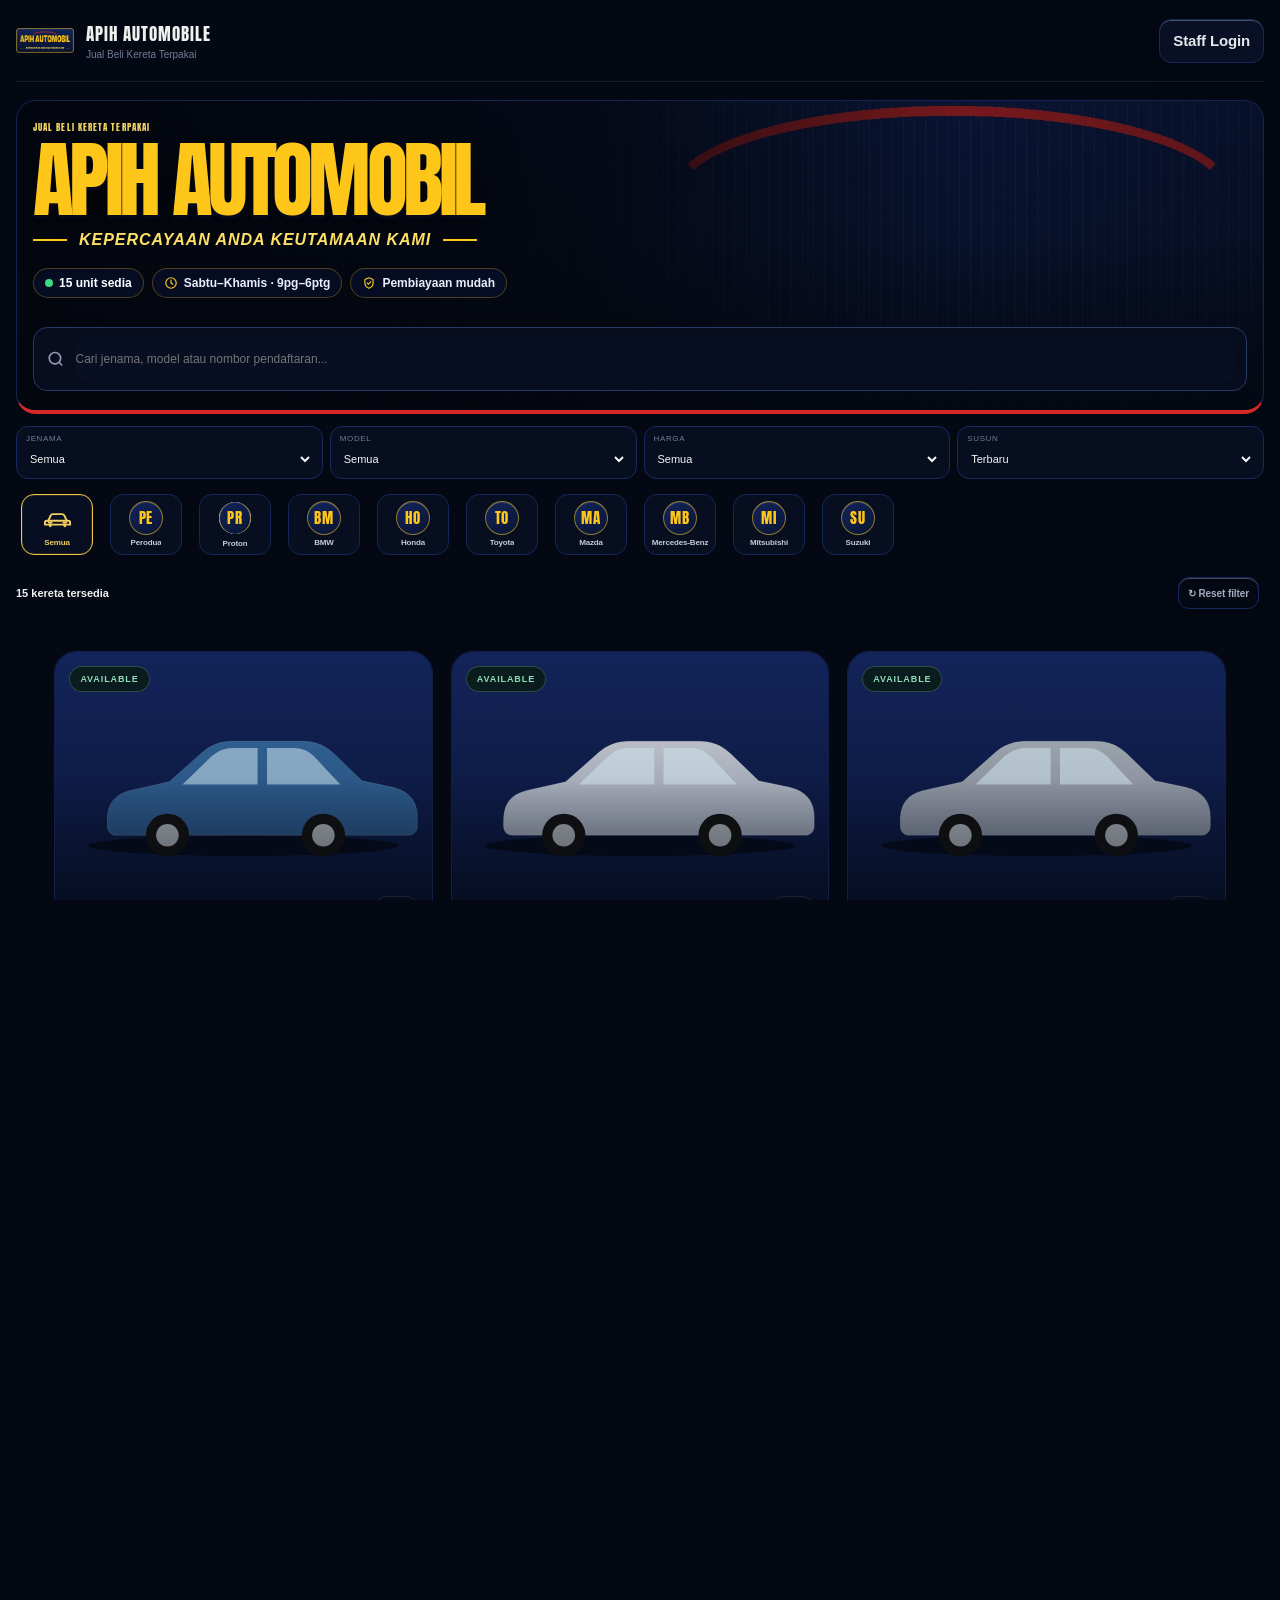
<file: index.html>
<!doctype html>
<html lang="ms"><head><meta charset="utf-8"><meta name="viewport" content="width=device-width, initial-scale=1, viewport-fit=cover"><meta name="theme-color" content="#091025"><title>Apih Automobile</title><style>html,body{margin:0;background:#091025;min-height:100%;}</style><script>location.replace('app.html'+(location.search||'?catalogue=1')+location.hash);</script></head><body></body></html>
</file>
<file: css/app.css>
:root{font-family:Inter,-apple-system,BlinkMacSystemFont,'Segoe UI',sans-serif;color:#f6f4f0;background:#060b19;--bg:#060b19;--panel:#0a132c;--line:#172a60;--muted:#939cb1;--gold:#f1cc52;--gold2:#ffe48c;--green:#5fd3a2}*{box-sizing:border-box}html{scroll-behavior:smooth}body{margin:0;background:radial-gradient(ellipse at 78% -20%,#12224e 0%,transparent 48%),#060b19}button,input,select,textarea{font:inherit}button{cursor:pointer}button:disabled{opacity:.4;cursor:not-allowed}.app{min-height:100dvh;max-width:1600px;margin:auto}.top{height:84px;display:flex;align-items:center;justify-content:space-between;padding:12px 30px;border-bottom:1px solid #142657;background:#080f22ed;position:sticky;top:0;z-index:8;backdrop-filter:blur(18px)}.brand{display:flex;align-items:center;gap:15px}.brand img{width:142px;height:57px;object-fit:contain}.brand small{display:block;color:#9099ae;font-size:11px}.pill{border:1px solid #ecb913;background:#111f47;color:#ffe693;border-radius:30px;padding:9px 14px;font-size:11px;letter-spacing:.7px}.layout{display:grid;grid-template-columns:240px minmax(0,1fr)}.side{min-height:calc(100dvh - 84px);padding:25px 13px;border-right:1px solid #15285c;background:linear-gradient(170deg,#0a122a,#060a18)}.nav{display:flex;flex-direction:column;gap:7px}.nav button,.bottom button{border:0;background:transparent;color:#b1b8c7;text-align:left;border-radius:13px;padding:14px;display:flex;align-items:center;gap:12px;transition:.2s}.nav button:hover,.bottom button:hover{background:#112049}.nav button.active,.bottom button.active{background:linear-gradient(110deg,#ecb913,#11214a);color:#ffe696;box-shadow:inset 3px 0 #f3d36b}.nav button span{font-size:22px;width:26px;text-align:center}main{padding:29px 30px 130px;max-width:1320px;width:100%;margin:auto}.eyebrow{color:#f1cc52;font-size:11px;letter-spacing:2px;text-transform:uppercase;font-weight:750}h1{font-size:29px;margin:5px 0 4px;letter-spacing:-.8px}h2{font-size:18px;margin:0 0 15px;letter-spacing:-.4px}p{color:#a1a9bb;line-height:1.5}.row{display:flex;align-items:center;justify-content:space-between;gap:12px;flex-wrap:wrap}.grid{display:grid;grid-template-columns:repeat(4,minmax(0,1fr));gap:13px}.card{background:linear-gradient(145deg,#0d1939,#091126);border:1px solid #172c64;border-radius:19px;padding:19px;box-shadow:0 12px 32px #0002}.metric{font-size:28px;font-weight:800;color:#ffe590;margin-top:10px;letter-spacing:-.8px}.muted{color:#9ca4b7;font-size:12px}.section{margin-top:25px}.btn{background:linear-gradient(125deg,#ffe89c,#eec231);color:#0a1229;border:1px solid #f2cf5c;border-radius:12px;padding:13px 17px;font-weight:800;box-shadow:0 6px 20px #efc53919;min-height:45px}.ghost{background:#101e45;color:#f1f0ec;border:1px solid #33477d;border-radius:12px;padding:11px 14px;min-height:43px}.danger{color:#ff9d9d}.filters{display:flex;gap:8px;overflow:auto;padding:15px 0;scrollbar-width:none}.chip{white-space:nowrap;border:1px solid #283863;border-radius:30px;background:#0d1938;color:#ccd0da;padding:10px 15px;font-size:12px}.chip.active{background:linear-gradient(120deg,#ffe9a2,#efc437);color:#0a132b;border-color:transparent;font-weight:750}.list{display:grid;gap:10px}.item{display:flex;align-items:center;gap:14px;background:linear-gradient(130deg,#0d1938,#091126);border:1px solid #25335b;border-radius:16px;padding:11px;min-width:0}.item .body{flex:1;min-width:0}.item strong{display:block;font-size:14px}.item small{display:block;color:#9aa2b6;font-size:11px;margin-top:4px}.tag{display:inline-block;border-radius:8px;background:#235b45;color:#a4f5cf;padding:5px 8px;font-size:10px;font-weight:750}.tag.Reserved{background:#ecb913;color:#ffe89e}.tag.Preparation{background:#2a4666;color:#b7d8ff}.tag.Sold{background:#34487f;color:#ffbaba}.photo{width:112px;height:88px;object-fit:cover;border-radius:12px;background:linear-gradient(130deg,#142555,#091228);display:grid;place-items:center;color:#f1cc54;font-size:32px;flex-shrink:0;overflow:hidden}.photo img{width:100%;height:100%;object-fit:cover}.form{display:grid;grid-template-columns:repeat(2,minmax(0,1fr));gap:15px}.field{display:flex;flex-direction:column;gap:8px;color:#dcdfe6;font-size:12px}.field input,.field select,.field textarea,.search{width:100%;min-width:0;background:#0e1b3d;border:1px solid #2f4173;color:#fff;border-radius:11px;padding:13px;outline:none;min-height:46px}.field input:focus,.field select:focus,.field textarea:focus,.search:focus{border-color:#f1ce58;box-shadow:0 0 0 3px #eec33418}.field.wide{grid-column:1/-1}.actions{display:flex;gap:9px;flex-wrap:wrap;margin-top:16px}.empty{padding:32px;text-align:center;border:1px dashed #3c5392;border-radius:16px;color:#a9b0c0}.bottom{display:none}.notice{padding:12px 15px;border:1px solid #ecb913;border-radius:12px;background:#101d42;color:#f7e198;font-size:12px;margin:15px 0}.check{display:flex;gap:10px;align-items:center;padding:13px;border-bottom:1px solid #172c64}.check input{accent-color:#f1cc53;width:20px;height:20px}.bar{height:8px;background:#182d66;border-radius:9px;overflow:hidden}.bar>div{height:100%;background:linear-gradient(90deg,#ecbb18,#ffe591);border-radius:9px}.toast{position:fixed;bottom:96px;left:50%;transform:translateX(-50%);background:#f4d675;color:#0a122a;padding:12px 17px;border-radius:12px;z-index:20;display:none;max-width:90vw}.hide{display:none!important}.hero{min-height:240px;position:relative;border:1px solid #2d3e6e;border-radius:20px;overflow:hidden;background:linear-gradient(90deg,#060a18ee,#060a1866),radial-gradient(ellipse at 80% 35%,#283762,#060a18 70%);margin-bottom:18px;display:flex;align-items:flex-end;padding:25px;box-shadow:0 18px 42px #0005}.hero:before{content:'';position:absolute;inset:0;background:linear-gradient(0deg,#050915e8,transparent 75%)}.hero>div{position:relative;z-index:1}.hero h1{font-size:35px;text-shadow:0 3px 15px #000000}.hero .slogan{color:#f4d778;font-style:italic;letter-spacing:.6px;font-size:14px}.statcard{position:relative;overflow:hidden;min-height:124px}.statcard:after{content:'✦';position:absolute;right:15px;top:8px;font-size:33px;color:#f0c84422}.statcard:nth-child(2){background:linear-gradient(135deg,#17362c,#091127)}.statcard:nth-child(3){background:linear-gradient(135deg,#112049,#0a132b)}.statcard:nth-child(4){background:linear-gradient(135deg,#132452,#0a132b)}.stat-icon{font-size:22px;color:#f5d879;display:inline-flex;align-items:center;justify-content:center;width:40px;height:40px;background:#eec12c20;border-radius:13px;margin-bottom:8px}.sectionhead{display:flex;justify-content:space-between;align-items:center;gap:12px;margin-bottom:12px}.sectionhead h2{margin:0;display:flex;align-items:center;gap:9px}.cargrid{display:grid;grid-template-columns:repeat(auto-fill,minmax(220px,1fr));gap:12px}.carcard{background:linear-gradient(140deg,#0f1c40,#091228);border:1px solid #26355d;border-radius:17px;overflow:hidden;cursor:pointer}.carcard:hover{border-color:#edbe24}.carcard .carimage{height:145px;position:relative;background:linear-gradient(130deg,#142657,#0a122a);display:grid;place-items:center;font-size:43px}.carcard .carimage img{width:100%;height:100%;object-fit:cover}.carcard .carimage .tag{position:absolute;top:10px;left:10px}.carcard .cardbody{padding:13px}.carcard strong{font-size:14px}.carcard small{color:#a6aebf;display:block;margin:5px 0}.carcard .price{font-weight:800;color:#ffe48c;font-size:19px}.carcard .meta{display:flex;justify-content:space-between;font-size:11px;color:#b0b7c6;margin-top:9px}.wizard{display:flex;align-items:center;justify-content:space-between;gap:7px;margin:18px 0 24px}.wizard .step{display:flex;flex-direction:column;align-items:center;gap:7px;flex:1;color:#a5adbe;font-size:11px;text-align:center}.wizard .step b{height:30px;width:30px;border-radius:50%;background:#162a5f;display:grid;place-items:center;color:#fff}.wizard .step.on b{background:linear-gradient(120deg,#ffe694,#eec12d);color:#091025}.wizard .step.on{color:#ffe694}.uploadbox{border:1px dashed #8e7851;border-radius:17px;padding:28px 12px;text-align:center;background:#0d1938;cursor:pointer;display:grid;gap:8px;place-items:center}.uploadbox strong{color:#f4d87c}.uploadbox input{display:none}.uploadgrid{display:grid;grid-template-columns:repeat(2,minmax(0,1fr));gap:10px;margin:15px 0}.uploadtile{position:relative;aspect-ratio:1.35;border:1px solid #2c3c6b;border-radius:12px;overflow:hidden;background:#0e1b3d}.uploadtile img{height:100%;width:100%;object-fit:cover}.uploadtile button{position:absolute;right:5px;top:5px;background:#080e21e8;border:1px solid #ffffff55;border-radius:50%;color:#fff;width:28px;height:28px}.uploadtile .cover{position:absolute;bottom:0;left:0;right:0;background:#0a122ac9;color:#ffe591;padding:6px;font-size:10px;cursor:pointer}.vhero{width:100%;aspect-ratio:1.65;object-fit:cover;background:linear-gradient(125deg,#16295d,#0a132c);border-radius:17px;border:1px solid #2c3e6d}.vphotos{display:flex;gap:7px;overflow-x:auto;padding:8px 0}.vphotos img{width:70px;height:55px;border-radius:8px;object-fit:cover;cursor:pointer}.mobile-head{display:none}.chartbars{height:155px;display:flex;align-items:flex-end;gap:10px;border-bottom:1px solid #2c3e6d;padding:10px 0}.chartbars>div{flex:1;background:linear-gradient(0deg,#ecb913,#ffe9a0);border-radius:5px 5px 0 0;min-height:4px}.chartlabels{display:flex;justify-content:space-around;color:#a0a8ba;font-size:10px;padding-top:9px}.safe-note{font-size:11px;color:#919aaf}.tabrow{display:flex;gap:7px;overflow:auto;border-bottom:1px solid #283761;margin:15px 0}.tabrow button{border:0;border-bottom:2px solid transparent;background:none;color:#b5bbc9;padding:12px;white-space:nowrap}.tabrow button.active{color:#ffe590;border-color:#ffe590}.floatadd{position:fixed;right:28px;bottom:30px;z-index:6;width:56px;height:56px;border-radius:50%;font-size:30px;box-shadow:0 9px 22px #0009}.userrole{font-size:12px;color:#f2ce59;padding:13px 10px;border-top:1px solid #172c64;margin-top:25px}
@media(max-width:760px){.layout{display:block}.side{display:none}.top{height:66px;padding:6px 16px}.brand img{width:118px;height:51px}.brand small{display:none}.pill{font-size:9px;padding:6px 8px}main{padding:17px 13px 115px}.grid{grid-template-columns:repeat(2,minmax(0,1fr));gap:9px}.card{padding:13px;border-radius:15px}.statcard{min-height:119px}.statcard .metric{font-size:19px!important}.statcard .muted{font-size:10px}h1{font-size:23px}.form{grid-template-columns:1fr}.bottom{display:flex;position:fixed;bottom:0;left:0;right:0;background:#080f22f5;border-top:1px solid #2a3a67;justify-content:space-around;padding:6px 3px max(7px,env(safe-area-inset-bottom));z-index:9;backdrop-filter:blur(20px)}.bottom button{font-size:9px;display:flex;flex-direction:column;gap:4px;align-items:center;padding:8px 3px;min-width:0;flex:1;justify-content:center}.bottom button span{font-size:20px;width:auto}.bottom button.active{box-shadow:none;background:linear-gradient(120deg,#ecb913,#111f48)}.item{gap:10px}.photo{width:93px;height:86px}.item .ghost{padding:9px;font-size:11px}.hero{min-height:225px;padding:18px;margin:-17px -13px 18px;border-radius:0 0 20px 20px}.hero h1{font-size:27px}.cargrid{grid-template-columns:1fr}.carcard{display:flex;min-height:114px}.carcard .carimage{height:auto;width:38%;flex-shrink:0}.carcard .cardbody{flex:1;min-width:0}.floatadd{bottom:88px;right:20px}.vhero{aspect-ratio:1.32}.mobile-head{display:block}.wizard .step{font-size:10px}.row>.btn{font-size:12px}.uploadgrid{grid-template-columns:repeat(2,minmax(0,1fr))}}
@media(min-width:761px) and (max-width:1020px){.layout{grid-template-columns:180px minmax(0,1fr)}.grid{grid-template-columns:repeat(2,minmax(0,1fr))}main{padding:22px}}

/* Apih Automobile V3.1 premium dashboard */
.ada-icon{width:22px;height:22px;display:block;flex:none}.hero{min-height:310px;align-items:center;padding:35px 38px;background-image:linear-gradient(90deg,#050a17fb 0%,#060a18e9 30%,#050a1783 55%,#050a170a 100%),url("../apih-board.webp");background-size:cover;background-position:center center;border-color:#ecb913;box-shadow:inset 0 0 70px #0004,0 22px 55px #0007}.hero:before{background:linear-gradient(0deg,#0509154d,transparent 65%);pointer-events:none}.hero>div{max-width:68%}.hero h1{font-size:clamp(32px,3.4vw,55px);line-height:1.1;letter-spacing:-1.5px;margin:14px 0}.hero h1 .hero-name{color:#f4d56f}.hero .slogan{font-size:clamp(13px,1.4vw,20px)}.hero .hero-quote{color:#f3d570;font-family:Georgia,serif;font-style:italic;margin-top:14px;max-width:350px}.hero .eyebrow{letter-spacing:3px}.statcard{min-height:168px;padding:23px!important;transition:transform .2s,border-color .2s;cursor:pointer}.statcard:hover{transform:translateY(-3px);border-color:#ecb913}.statcard:after{content:''}.statcard .stat-icon{width:49px;height:49px;border-radius:15px;color:#ffe079;background:#efc33520}.statcard .stat-icon .ada-icon{width:27px;height:27px}.statcard .metric{font-weight:800;letter-spacing:-1px}.statcard:nth-child(1){background:linear-gradient(125deg,#11214a,#0a132b)}.statcard:nth-child(2){background:linear-gradient(125deg,#10392f,#091127)}.statcard:nth-child(3){background:linear-gradient(125deg,#12224d,#0a132b)}.statcard:nth-child(4){background:linear-gradient(125deg,#15285b,#0a132b)}.nav .ada-icon,.bottom .ada-icon{width:20px;height:20px}.nav button span:has(.ada-icon){display:flex;align-items:center;justify-content:center}.bottom button span:has(.ada-icon){display:flex;justify-content:center}.statcard .muted{font-size:13px}@media(max-width:760px){.hero{min-height:275px;padding:22px 17px;background-position:58% center;background-image:linear-gradient(90deg,#040812f2 0%,#040812ce 43%,#04081228 100%),url("../apih-board.webp")}.hero>div{max-width:80%}.hero h1{font-size:29px}.hero .hero-quote{font-size:11px;max-width:205px}.hero .eyebrow{font-size:8px;letter-spacing:1.5px}.hero .slogan{font-size:12px}.statcard{min-height:140px;padding:13px!important}.statcard .stat-icon{width:37px;height:37px}.statcard .stat-icon .ada-icon{width:21px;height:21px}.statcard .muted{font-size:10px}}

/* V3.5: fixed inventory image boundaries and readable information */
.cargrid{grid-template-columns:repeat(auto-fill,minmax(min(100%,245px),1fr));align-items:stretch}
.carcard{display:flex;flex-direction:column;min-width:0;isolation:isolate;overflow:hidden}
.carcard .carimage{position:relative;display:block;flex:none;width:100%;height:auto;aspect-ratio:16/10;min-height:0;max-height:none;overflow:hidden;background:#091126}
.carcard .carimage img{display:block;position:absolute;inset:0;width:100%;height:100%;max-width:100%;max-height:100%;object-fit:contain;object-position:center;filter:none;transform:none}
.carcard .carimage .tag{z-index:2;top:10px;left:10px}
.carcard .cardbody{display:flex;flex-direction:column;position:relative;z-index:1;flex:1;min-width:0;min-height:132px;padding:14px;background:linear-gradient(140deg,#0f1c40,#091228);overflow-wrap:anywhere}
.carcard .cardbody strong{display:block;line-height:1.4;min-height:2.8em}
.carcard .cardbody .price{margin-top:auto;padding-top:8px}
.carcard .cardbody .meta{gap:8px;flex-wrap:wrap}
@media(max-width:700px){.cargrid{grid-template-columns:1fr}.carcard{display:grid;grid-template-columns:minmax(0,39%) minmax(0,1fr);min-height:145px}.carcard .carimage{width:100%;height:100%;min-height:145px;aspect-ratio:auto}.carcard .cardbody{min-height:145px;padding:12px}.carcard .cardbody strong{font-size:13px}.carcard .cardbody .price{font-size:17px}}
@media(max-width:360px){.carcard{grid-template-columns:minmax(0,36%) minmax(0,1fr)}.carcard .cardbody{padding:10px}.carcard .cardbody .meta{font-size:10px}}

/* RC2 Catalogue Contact + Share */
.ada-public-contact{display:flex;flex-direction:column;justify-content:center}.ada-public-contact h3{font-size:22px;margin:8px 0 6px}.ada-wa-contact,.ada-wa-cta{display:block;background:#25D366!important;color:#07150d!important;border:0!important;text-decoration:none;text-align:center;border-radius:12px;padding:13px 15px;font-weight:850;margin-top:14px}.ada-share-sheet{position:fixed;inset:0;z-index:1000000;display:grid;place-items:end center}.ada-share-backdrop{position:absolute;inset:0;background:#000a;backdrop-filter:blur(5px)}.ada-share-card{position:relative;width:min(460px,calc(100% - 20px));background:#091025;border:1px solid #172b61;border-radius:22px 22px 0 0;padding:16px 18px 22px;box-shadow:0 -20px 60px #0008}.ada-share-handle{width:44px;height:4px;border-radius:9px;background:#314479;margin:0 auto 16px}.ada-share-card h3{margin:0 0 5px}.ada-share-card p{color:#808aa3;margin:0 0 15px;font-size:12px}.ada-share-card button,.ada-share-card a{display:block;width:100%;box-sizing:border-box;margin:8px 0!important;padding:13px 14px!important;border-radius:12px!important;text-align:center;text-decoration:none;font-weight:800}.ada-share-card a{background:#25D366;color:#07150d}.ada-settings-form{display:grid;gap:15px;max-width:720px}.ada-settings-form label{display:grid;gap:7px;font-size:12px;font-weight:750}.ada-settings-form input,.ada-settings-form textarea{width:100%;box-sizing:border-box}
.ada-settings-form input,.ada-settings-form textarea{color:#f7f8f8!important;background:#060b18!important;caret-color:#f0c947!important;border-color:#293964!important}
.ada-settings-form input::placeholder,.ada-settings-form textarea::placeholder{color:#717d99!important;opacity:1}
.ada-settings-form input:focus,.ada-settings-form textarea:focus{color:#fff!important;background:#060b18!important;border-color:#f0c947!important;outline:none!important;box-shadow:0 0 0 2px rgba(240,201,71,.12)!important}.ada-settings-form small{color:#717d99;font-weight:500}.ada-message-preview{border:1px solid #172a60;background:#070e1f;border-radius:14px;padding:14px}.ada-message-preview span{font-size:9px;text-transform:uppercase;letter-spacing:.12em;color:#f0c947}.ada-message-preview p{margin:7px 0 0;color:#c2c7d3;font-size:12px;line-height:1.5}

/* RC2 Button System + Share Action Sheet V2 */
:root{--ada-btn-gold:#efc63f;--ada-btn-gold2:#f5d97e;--ada-btn-ink:#050a17;--ada-btn-line:#16295e}
button,.btn,.ada-public-cta a,.ada-vp-actions button,.cloud-toolbar button{min-height:42px;border-radius:12px;font-weight:750;letter-spacing:-.01em;transition:transform .16s ease,box-shadow .16s ease,border-color .16s ease,background .16s ease;cursor:pointer}
button:not(.secondary):not(.ada-share-x):not(.ada-icon-action),.btn{background:linear-gradient(180deg,var(--ada-btn-gold2),var(--ada-btn-gold));color:var(--ada-btn-ink);border:1px solid #f6df92;box-shadow:0 1px 0 #fff4 inset,0 7px 18px #0002}
button.secondary{background:#0a132b;color:#eef0ed;border:1px solid #25335a;box-shadow:0 1px 0 #ffffff08 inset}
button:hover,.btn:hover,.ada-public-cta a:hover{transform:translateY(-1px)}
button:active,.btn:active,.ada-public-cta a:active{transform:translateY(0) scale(.985)}
button:focus-visible,a:focus-visible{outline:2px solid #f5d97e;outline-offset:3px}
button:disabled{opacity:.48;cursor:not-allowed;transform:none}
.ada-wa-cta,.ada-wa-contact{min-height:48px;display:flex!important;align-items:center;justify-content:center;box-shadow:0 10px 26px #25d36620!important}
.ada-public-cta{display:grid;gap:10px}.ada-public-cta>button,.ada-public-cta>a{width:100%;box-sizing:border-box}
.ada-share-sheet{animation:adaFade .18s ease}.ada-share-card{padding:10px 18px 22px;border-color:#25335a;background:linear-gradient(180deg,#0b142e,#080e21);box-shadow:0 -28px 80px #000b}
.ada-share-title-row{display:flex;align-items:flex-start;gap:14px}.ada-share-title-row>div:first-child{flex:1}.ada-share-kicker{display:block;color:#f0c947;font-size:9px;font-weight:850;letter-spacing:.16em;margin-bottom:5px}.ada-share-title-row h3{font-size:21px;letter-spacing:-.025em}.ada-share-x{width:38px;height:38px;min-height:38px;padding:0!important;border-radius:50%!important;background:#0f1c40!important;border:1px solid #25335a!important;color:#e7e9ee!important;font-size:23px;font-weight:400!important;box-shadow:none!important}.ada-share-options{display:grid;gap:9px;margin-top:16px}.ada-share-option{min-height:68px!important;display:grid!important;grid-template-columns:44px 1fr auto;align-items:center;gap:12px;width:100%;padding:10px 12px!important;margin:0!important;border-radius:15px!important;background:#0d1836!important;border:1px solid #182c65!important;color:#eef1ee!important;text-align:left!important;text-decoration:none!important;box-shadow:0 1px 0 #ffffff08 inset!important}.ada-share-option:hover{background:#101e44!important;border-color:#34487e!important;transform:translateY(-1px)}.ada-share-option span:nth-child(2){display:grid;gap:3px}.ada-share-option strong{font-size:13px}.ada-share-option small{font-size:10px;color:#838ea6;font-weight:550}.ada-share-option>b{font-size:18px;color:#7d87a0}.ada-share-icon{width:42px;height:42px;border-radius:12px;background:#12214b;display:grid!important;place-items:center}.ada-share-icon svg{width:20px;height:20px;stroke-width:1.8}.ada-share-wa{background:#0c1632!important;border-color:#245d38!important}.ada-share-wa .ada-share-icon{background:#1d6c3a;color:#fff}.ada-share-wa:hover{background:#0f1d41!important;border-color:#2b7d49!important}@keyframes adaFade{from{opacity:0}to{opacity:1}}
@media(min-width:700px){.ada-share-sheet{place-items:center}.ada-share-card{border-radius:20px;width:min(470px,calc(100% - 32px));padding:14px 18px 20px}.ada-share-handle{display:none}}
@media(max-width:699px){button,.btn{min-height:44px}.ada-public-cta .ada-wa-cta{min-height:52px}.ada-share-card{padding-bottom:max(22px,env(safe-area-inset-bottom))}}


/* ---- preserved inline style boundary ---- */


.inspection-panel,.inspection-section{margin-bottom:14px}.inspection-head,.inspection-section summary{display:flex;justify-content:space-between;align-items:center;gap:12px}.inspection-section summary{cursor:pointer;padding:8px 0}.inspection-section summary span{color:#f2d163}.inspection-meta{display:grid;grid-template-columns:repeat(2,minmax(0,1fr));gap:12px;margin:12px 0}.inspection-meta label,.inspection-remark{display:block;font-size:13px;color:#d0d4dd}.inspection-meta input,.inspection-remark textarea,.inspection-panel textarea{display:block;width:100%;box-sizing:border-box;margin-top:7px;padding:12px;background:#0d1938;color:#f8e6aa;border:1px solid #314479;border-radius:10px;min-height:44px}.inspection-panel textarea{min-height:90px}.inspection-item{padding:14px 0;border-top:1px solid #283863}.inspection-item-title{font-weight:650;margin-bottom:10px}.inspection-choices{display:grid;grid-template-columns:repeat(4,minmax(0,1fr));gap:7px}.inspection-choice{border:1px solid #34487e;border-radius:9px;padding:10px 5px;text-align:center;font-size:12px;cursor:pointer;display:flex;align-items:center;justify-content:center;gap:4px}.inspection-choice.chosen{background:#ecb913;border-color:#f2d163;color:#ffe695}.inspection-choice input{accent-color:#f2d163}.inspection-remark{margin-top:12px}.inspection-panel h3{margin-top:20px}@media(max-width:600px){.inspection-meta{grid-template-columns:1fr}.inspection-choices{grid-template-columns:repeat(2,minmax(0,1fr))}}


/* ---- preserved inline style boundary ---- */

#ada-cloud-gate{position:fixed;inset:0;z-index:2147483647;background:#070d1e;color:#f8e6aa;overflow:auto;font:15px system-ui,sans-serif}#ada-cloud-gate [hidden]{display:none!important}#ada-cloud-gate *{box-sizing:border-box}#ada-cloud-gate .wrap{max-width:1250px;margin:auto;padding:22px 22px 110px}#ada-cloud-gate .panel{background:linear-gradient(145deg,#0e1a3c,#0a132c);border:1px solid #283762;border-radius:20px;padding:22px;margin:14px 0;box-shadow:0 12px 35px #0003}#ada-cloud-gate input,#ada-cloud-gate button{font:inherit;border-radius:11px;padding:12px;max-width:100%}#ada-cloud-gate input{width:100%;background:#112049;color:white;border:1px solid #3a518f;margin:8px 0}#ada-cloud-gate button{background:linear-gradient(135deg,#ffe9a0,#efc438);color:#091126;border:0;font-weight:700;cursor:pointer;margin:5px}#ada-cloud-gate button.secondary{background:#172a60;color:white}#ada-cloud-gate h1,#ada-cloud-gate .gold{color:#f4d674}#ada-cloud-gate .muted{color:#a8afc0}#ada-cloud-gate .item{padding:14px;border-bottom:1px solid #172a60}#ada-cloud-gate .tag{font-size:12px;color:#f1cc52}#ada-cloud-gate .cloud-layout{display:grid;grid-template-columns:210px minmax(0,1fr);gap:22px}#ada-cloud-gate .cloud-side{border-right:1px solid #182d66;padding-right:12px}#ada-cloud-gate .cloud-side button{display:block;width:100%;text-align:left;background:transparent;color:#d8dbe2;margin:4px 0}#ada-cloud-gate .cloud-side button.active{background:#ecb913;color:#ffe9a0}#ada-cloud-gate .cloud-hero{background:linear-gradient(105deg,#0b1531 15%,#0f1c40 100%);border:1px solid #ecb913;border-radius:22px;padding:28px;min-height:155px}#ada-cloud-gate .cloud-stats{display:grid;grid-template-columns:repeat(4,minmax(0,1fr));gap:12px}#ada-cloud-gate .cloud-stat{border-radius:17px;padding:18px;background:#0f1c40;border:1px solid #2c3c6b}#ada-cloud-gate .cloud-stat strong{display:block;color:#ffe9a0;font-size:25px;margin-top:9px}#ada-cloud-gate .cloud-cards{display:grid;grid-template-columns:repeat(auto-fill,minmax(215px,1fr));gap:14px}#ada-cloud-gate .cloud-car{background:#0d1837;border:1px solid #2b3c6a;border-radius:17px;overflow:hidden}#ada-cloud-gate .cloud-car .photo{height:140px;background:linear-gradient(140deg,#182c65,#0b152f);display:grid;place-items:center;color:#ad9a75}#ada-cloud-gate .cloud-car .info{padding:15px}#ada-cloud-gate .cloud-pill{display:inline-block;border-radius:100px;background:#25335a;color:#b8f4d2;padding:4px 10px;font-size:12px}#ada-cloud-gate .cloud-bottom{display:none}#ada-cloud-gate .cloud-toolbar{display:flex;gap:8px;flex-wrap:wrap;align-items:center}#ada-cloud-gate .cloud-toolbar input{max-width:330px}#ada-cloud-gate .cloud-notice{padding:12px 15px;border:1px solid #ecb913;border-radius:12px;background:#101d42;color:#f8e5a6;margin:14px 0}#ada-cloud-gate .cloud-table{width:100%;border-collapse:collapse}#ada-cloud-gate .cloud-table td,#ada-cloud-gate .cloud-table th{text-align:left;padding:12px;border-bottom:1px solid #293863}#ada-cloud-gate .cloud-table-wrap{overflow-x:auto}@media(max-width:700px){#ada-cloud-gate .wrap{padding:14px 13px 95px}#ada-cloud-gate .cloud-layout{display:block}#ada-cloud-gate .cloud-side{display:none}#ada-cloud-gate .cloud-bottom{position:fixed;bottom:0;left:0;right:0;display:flex;background:#0c1734;border-top:1px solid #2b3b68;padding:7px 4px max(8px,env(safe-area-inset-bottom));justify-content:space-around;z-index:3}#ada-cloud-gate .cloud-bottom button{background:transparent;color:#f6df94;font-size:11px;padding:10px 5px}#ada-cloud-gate .cloud-stats{grid-template-columns:repeat(2,minmax(0,1fr))}#ada-cloud-gate .cloud-stat{padding:13px}#ada-cloud-gate .cloud-stat strong{font-size:21px}#ada-cloud-gate .cloud-hero{padding:21px;min-height:135px}#ada-cloud-gate .cloud-cards{grid-template-columns:repeat(2,minmax(0,1fr));gap:9px}#ada-cloud-gate .cloud-car .photo{height:105px}#ada-cloud-gate .cloud-car .info{padding:10px}#ada-cloud-gate .cloud-car .info h3{font-size:14px}}

/* ---- preserved inline style boundary ---- */

.ada-form-overlay{position:fixed;inset:0;background:#000c;z-index:2147483647;display:flex;align-items:flex-start;justify-content:center;overflow:auto;padding:20px 12px}.ada-form{background:#0d1736;color:#f8e6aa;border:1px solid #ecb913;border-radius:22px;padding:22px;width:min(100%,520px);display:grid;gap:12px;box-shadow:0 22px 70px #0009}.ada-form-head{display:flex;align-items:center;justify-content:space-between}.ada-form-head button{font-size:24px}.ada-form label{display:grid;gap:5px;color:#f8e6aa;font-size:14px}.ada-form input,.ada-form select,.ada-form textarea{box-sizing:border-box;width:100%;background:#080e21;color:#fff;border:1px solid #3f589b;border-radius:10px;padding:12px;font:inherit}.ada-form button{background:#efc63d;color:#091126;border:0;border-radius:10px;padding:12px;font-weight:700;cursor:pointer}.ada-form button:disabled{opacity:.5}.ada-form-error{color:#f5db85;overflow-wrap:anywhere}

/* ---- preserved inline style boundary ---- */


/* RC2 SAFE UI: presentation only. Cloud auth/data JS intentionally unchanged. */
#ada-cloud-gate{--ada-gold:#f1cc51;--ada-gold2:#f8df8c;--ada-bg:#040812;--ada-card:#091126;--ada-card2:#0c1632;--ada-line:#15275a;--ada-muted:#848ea6;background:radial-gradient(circle at 78% -12%,#11214a28 0,transparent 31%),radial-gradient(circle at 12% 25%,#101f4620 0,transparent 27%),var(--ada-bg)!important;font-family:Inter,-apple-system,BlinkMacSystemFont,"Segoe UI",sans-serif!important}
#ada-cloud-gate .wrap{max-width:none!important;padding:0!important;min-height:100dvh}
#ada-cloud-gate> .wrap>header{height:78px!important;padding:10px 24px!important;margin:0!important;border-bottom:1px solid var(--ada-line);background:#060b18e8;backdrop-filter:blur(18px);position:sticky;top:0;z-index:20}
.ada-cloud-brand{display:flex;align-items:center;gap:14px}.ada-cloud-logo{width:138px;height:56px;object-fit:contain;filter:drop-shadow(0 4px 15px #0008)}.ada-cloud-brandcopy strong{display:block;font-size:13px;letter-spacing:.14em}.ada-cloud-brandcopy small{display:block;color:#7d87a0;font-size:10px;margin-top:3px;letter-spacing:.06em}
#ada-cloud-gate .cloud-pill{background:#0b1530!important;border:1px solid #ecb913!important;color:var(--ada-gold2)!important;padding:8px 12px!important;font-size:10px!important;letter-spacing:.08em}
#ada-cloud-gate #ada-login-box{width:min(440px,calc(100% - 28px));margin:8vh auto 0!important;padding:28px!important;border:1px solid #2b3b68!important;background:linear-gradient(150deg,#0b1530,#070d1e)!important;box-shadow:0 30px 80px #0008!important}
#ada-cloud-gate #ada-login-box:before{content:"";display:block;width:190px;height:78px;margin:0 auto 18px;background:url("../apih-logo.png") center/contain no-repeat}
#ada-cloud-gate #ada-login-box h2{text-align:center;font-size:25px;margin:0 0 5px}.ada-login-sub{text-align:center;color:var(--ada-muted);margin:0 0 20px}
#ada-cloud-gate .cloud-layout{grid-template-columns:245px minmax(0,1fr)!important;gap:0!important;min-height:calc(100dvh - 78px)}
#ada-cloud-gate .cloud-side{padding:22px 14px!important;border-right:1px solid var(--ada-line)!important;background:linear-gradient(180deg,#080f22,#050914)!important;position:sticky;top:78px;height:calc(100dvh - 78px);overflow:auto}
#ada-cloud-gate .cloud-side .ada-side-logo{padding:5px 10px 20px;border-bottom:1px solid #11214a;margin-bottom:13px}.ada-side-logo img{width:155px;height:62px;object-fit:contain}.ada-side-logo small{display:block;color:#66718c;font-size:10px;letter-spacing:.08em;margin-top:4px}
#ada-cloud-gate .cloud-side button{border-radius:12px!important;padding:13px 12px!important;margin:4px 0!important;color:#949db2!important;font-size:13px!important;transition:.18s!important}
#ada-cloud-gate .cloud-side button:hover{background:#0b1530!important;color:#fff!important;transform:translateX(2px)}#ada-cloud-gate .cloud-side button.active{background:linear-gradient(100deg,#ecb913,#0c1633)!important;color:#f8df8c!important;box-shadow:inset 3px 0 var(--ada-gold)!important}
#ada-cloud-gate main{padding:28px clamp(18px,3vw,42px) 120px!important;max-width:1440px;margin:0 auto!important;width:100%}
#ada-cloud-gate .cloud-hero{position:relative;overflow:hidden;min-height:190px!important;padding:32px!important;border:1px solid #27365f!important;background:linear-gradient(110deg,#0a132b 0%,#0b142d 48%,#0e1b3d 100%)!important;box-shadow:0 18px 50px #0005!important}
#ada-cloud-gate .cloud-hero:after{content:"APIH";position:absolute;right:22px;bottom:-17px;font-weight:900;font-size:clamp(55px,9vw,125px);letter-spacing:-.07em;color:#f1cd5610;pointer-events:none}
#ada-cloud-gate .cloud-hero h1{color:#fff!important;letter-spacing:-.04em!important}.ada-cloud-kicker{display:inline-flex;align-items:center;gap:7px;color:var(--ada-gold)!important;font-size:10px;letter-spacing:.16em;text-transform:uppercase}.ada-cloud-kicker:before{content:"";width:20px;height:1px;background:var(--ada-gold)}
#ada-cloud-gate .cloud-notice{background:#0b142d!important;border:1px solid #172b63!important;color:#a7aebf!important;padding:12px 15px!important}
#ada-cloud-gate #ada-cloud-view>h2{font-size:22px;margin:26px 0 14px;letter-spacing:-.03em}
#ada-cloud-gate .cloud-stats{gap:12px!important}.cloud-stat{position:relative;overflow:hidden;background:linear-gradient(145deg,#0b1530,#080f22)!important;border:1px solid var(--ada-line)!important;min-height:120px}.cloud-stat:after{content:"";position:absolute;width:70px;height:70px;border-radius:50%;right:-25px;top:-25px;background:#f1cc5110}.cloud-stat strong{color:#f4d87b!important;font-size:27px!important;letter-spacing:-.04em}.cloud-stat small{color:#717d99!important}
#ada-cloud-gate .panel{background:linear-gradient(145deg,#0a142c,#070e20)!important;border:1px solid var(--ada-line)!important;border-radius:18px!important;box-shadow:0 12px 35px #0003!important}
#ada-cloud-gate .cloud-cards{grid-template-columns:repeat(auto-fill,minmax(245px,1fr))!important;gap:14px!important}.cloud-car{background:linear-gradient(145deg,#0b1530,#070d1e)!important;border:1px solid var(--ada-line)!important;border-radius:17px!important;transition:.2s;box-shadow:0 12px 30px #0002}.cloud-car:hover{transform:translateY(-2px);border-color:#ecb913!important;box-shadow:0 18px 38px #0005}.cloud-car .photo{height:165px!important;background:#070e1f!important}.cloud-car .info{padding:15px!important}.cloud-car .info h3{margin:3px 0 7px;font-size:16px}.cloud-car .info p{margin:6px 0}.cloud-pill{font-weight:700!important}
#ada-cloud-gate button{transition:.16s}#ada-cloud-gate main button:not(.secondary){box-shadow:0 7px 18px #eec23018}#ada-cloud-gate main button:hover{transform:translateY(-1px)}#ada-cloud-gate input{border-color:#283761!important;background:#080f22!important}#ada-cloud-gate input:focus{outline:none;border-color:#ecb913!important;box-shadow:0 0 0 3px #f1cc5113}
#ada-cloud-gate .cloud-table{font-size:13px}.cloud-table th{color:#f1cd57;font-size:11px;text-transform:uppercase;letter-spacing:.06em}.cloud-table tr:hover td{background:#ffffff02}
#ada-cloud-gate #ada-cloud-message{min-height:18px}.ada-form{background:linear-gradient(150deg,#0b1530,#060c1a)!important;border-color:#ecb913!important;box-shadow:0 28px 90px #000c!important}.ada-form input,.ada-form select,.ada-form textarea{background:#070d1d!important;border-color:#293964!important}.ada-form-head{border-bottom:1px solid #142656;padding-bottom:12px;margin-bottom:3px}
@media(max-width:700px){#ada-cloud-gate> .wrap>header{height:66px!important;padding:6px 13px!important}.ada-cloud-logo{width:106px;height:47px}.ada-cloud-brandcopy{display:none}#ada-cloud-gate .cloud-layout{min-height:calc(100dvh - 66px)}#ada-cloud-gate main{padding:14px 12px 100px!important}#ada-cloud-gate .cloud-hero{min-height:168px!important;padding:22px 18px!important;border-radius:17px!important}.cloud-hero h1{font-size:27px!important}.cloud-hero p{margin:6px 0}.cloud-notice{font-size:11px!important;margin:10px 0!important}.cloud-stats{grid-template-columns:repeat(2,minmax(0,1fr))!important}.cloud-stat{min-height:104px;padding:13px!important}.cloud-stat strong{font-size:20px!important}.cloud-cards{grid-template-columns:1fr!important}.cloud-car{display:grid!important;grid-template-columns:38% 1fr!important}.cloud-car .photo{height:100%!important;min-height:128px}.cloud-car .info{padding:12px!important}.cloud-bottom{background:#060c1bf5!important;border-top:1px solid #162a5f!important;backdrop-filter:blur(20px)}.cloud-bottom button{font-size:9px!important;margin:0!important;padding:8px 3px!important}.cloud-bottom button.active{background:#142554!important;border-radius:11px!important;color:#ffe48d!important}#ada-login-box{margin-top:5vh!important}}


/* ---- preserved inline style boundary ---- */


#ada-cloud-gate .cloud-cards{grid-template-columns:repeat(auto-fill,minmax(280px,1fr))!important;gap:20px!important}
#ada-cloud-gate .cloud-car{position:relative!important;display:block!important;min-width:0;background:linear-gradient(160deg,#0b152f 0%,#080f22 100%)!important;border:1px solid #15275a!important;border-radius:22px!important;overflow:hidden!important;box-shadow:0 12px 30px rgba(0,0,0,.18)!important;transition:transform .22s ease,border-color .22s ease,box-shadow .22s ease!important}
#ada-cloud-gate .cloud-car:hover{transform:translateY(-4px)!important;border-color:#ecb913!important;box-shadow:0 22px 48px rgba(0,0,0,.34)!important}
#ada-cloud-gate .cloud-car .photo{position:relative!important;height:auto!important;aspect-ratio:16/10!important;overflow:hidden!important;background:radial-gradient(circle at 50% 40%,#132351,#080f22 72%)!important;border-radius:0!important}
#ada-cloud-gate .cloud-car .photo:after{content:'';position:absolute;inset:auto 0 0;height:46%;background:linear-gradient(transparent,rgba(4,8,18,.78));pointer-events:none}
#ada-cloud-gate .cloud-car .photo img{width:100%!important;height:100%!important;object-fit:cover!important;display:block;transition:transform .45s ease}
#ada-cloud-gate .cloud-car:hover .photo img{transform:scale(1.035)}
#ada-cloud-gate .cloud-car .info{padding:17px 18px 16px!important}
#ada-cloud-gate .ada-card-top{position:absolute;z-index:2;top:13px;left:13px;right:13px;display:flex;justify-content:space-between;align-items:center;gap:8px}
#ada-cloud-gate .cloud-pill{margin:0!important;padding:6px 10px!important;background:rgba(7,12,28,.76)!important;color:#e9eeee!important;border:1px solid rgba(255,255,255,.13)!important;backdrop-filter:blur(12px);text-transform:capitalize;font-size:10px!important;letter-spacing:.35px}
#ada-cloud-gate .cloud-pill.status-available{color:#9df0c7!important;border-color:#4a9d78!important}.cloud-pill.status-preparation{color:#b8d8ff!important;border-color:#476b93!important}.cloud-pill.status-reserved{color:#ffe89d!important;border-color:#ecb913!important}.cloud-pill.status-sold{color:#ffb5b5!important;border-color:#995454!important}
#ada-cloud-gate .ada-photo-count{padding:6px 9px;border-radius:99px;background:rgba(7,12,28,.76);border:1px solid rgba(255,255,255,.12);color:#d0d4dd;font-size:10px;backdrop-filter:blur(12px)}
#ada-cloud-gate .ada-car-title{display:flex;justify-content:space-between;align-items:flex-start;gap:14px}
#ada-cloud-gate .ada-car-title h3{margin:0 0 5px!important;font-size:16px!important;line-height:1.25;color:#f4f3ef;letter-spacing:-.25px}
#ada-cloud-gate .ada-price{color:#f3d570;font-size:17px;font-weight:780;white-space:nowrap;font-variant-numeric:tabular-nums}
#ada-cloud-gate .ada-car-meta{display:flex;justify-content:space-between;align-items:center;gap:10px;margin-top:15px;padding-top:13px;border-top:1px solid #132452;color:#717d99;font-size:10px}.ada-car-meta b{font-weight:600;color:#a7aebf}.ada-live-dot{display:inline-block;width:6px;height:6px;border-radius:50%;background:#62d8a5;margin-right:5px;box-shadow:0 0 0 3px rgba(98,216,165,.1)}
#ada-cloud-gate .ada-card-actions{display:flex;gap:7px;margin-top:13px!important}
#ada-cloud-gate .ada-icon-action{flex:1!important;min-width:0!important;margin:0!important;padding:9px 8px!important;border:1px solid #172a60!important;border-radius:11px!important;background:#0b1530!important;color:#a7aebf!important;box-shadow:none!important;font-size:10px!important;display:flex!important;align-items:center;justify-content:center;gap:6px;transition:.18s!important}
#ada-cloud-gate .ada-icon-action:hover{color:#f4d97d!important;border-color:#ecb913!important;background:#0b142e!important}.ada-icon-action.is-live{color:#9debc6!important;border-color:#2e4071!important}.ada-icon-action svg{width:15px;height:15px;stroke-width:1.7;flex:0 0 auto}
#ada-cloud-gate .ada-car-placeholder{height:100%;display:grid;place-items:center;align-content:center;gap:7px;color:#3e5697}.ada-car-placeholder svg{width:43px;height:43px}.ada-car-placeholder span{font-size:10px;letter-spacing:.5px;text-transform:uppercase}
@media(max-width:700px){#ada-cloud-gate .cloud-cards{grid-template-columns:1fr!important;gap:14px!important}#ada-cloud-gate .cloud-car{display:block!important;border-radius:19px!important}#ada-cloud-gate .cloud-car .photo{aspect-ratio:16/9!important;min-height:0!important}#ada-cloud-gate .cloud-car .info{padding:14px 15px!important}.ada-car-title h3{font-size:15px!important}.ada-price{font-size:16px!important}.ada-card-actions{margin-top:11px!important}}


/* ---- preserved inline style boundary ---- */


#ada-cloud-gate .ada-dash-head{display:flex;align-items:flex-end;justify-content:space-between;gap:18px;margin:4px 0 18px}.ada-dash-head h2{font-size:30px!important;letter-spacing:-.045em;margin:0!important}.ada-dash-head p{margin:7px 0 0;color:var(--ada-muted);font-size:13px}.ada-dash-actions{display:flex;gap:8px;flex-wrap:wrap}
#ada-cloud-gate .ada-kpi-grid{display:grid;grid-template-columns:repeat(4,minmax(0,1fr));gap:12px}.ada-kpi{position:relative;min-height:132px;padding:18px;border:1px solid var(--ada-line);border-radius:19px;background:linear-gradient(150deg,#0b1530,#070c1c);overflow:hidden}.ada-kpi:before{content:"";position:absolute;inset:0;background:radial-gradient(circle at 90% 10%,#f1cc5114,transparent 35%);pointer-events:none}.ada-kpi-label{color:#7d88a1;font-size:11px;text-transform:uppercase;letter-spacing:.09em}.ada-kpi-value{display:block;color:#f6db83;font-size:29px;line-height:1.05;letter-spacing:-.05em;margin:15px 0 7px;font-weight:800}.ada-kpi-foot{color:#66728d;font-size:11px}.ada-kpi-dot{display:inline-block;width:6px;height:6px;border-radius:50%;background:#f0c846;margin-right:6px;box-shadow:0 0 0 4px #f0c84612}
#ada-cloud-gate .ada-dash-grid{display:grid;grid-template-columns:minmax(0,1.55fr) minmax(280px,.7fr);gap:14px;margin-top:14px}.ada-dash-card{border:1px solid var(--ada-line);border-radius:20px;background:linear-gradient(150deg,#0a142c,#070c1c);padding:19px;min-width:0}.ada-dash-card-head{display:flex;justify-content:space-between;align-items:center;gap:12px;margin-bottom:14px}.ada-dash-card-head h3{margin:0;font-size:15px;letter-spacing:-.02em}.ada-dash-card-head button{padding:8px 10px!important;font-size:11px!important}.ada-attention{display:grid;gap:8px}.ada-attention-row{display:flex;align-items:center;gap:12px;padding:12px;border:1px solid #132453;border-radius:14px;background:#080f22}.ada-attention-icon{width:34px;height:34px;display:grid;place-items:center;border-radius:10px;background:#13234f;color:#f3d36b;font-weight:800}.ada-attention-copy{min-width:0;flex:1}.ada-attention-copy strong{display:block;font-size:12px}.ada-attention-copy small{color:#6a7693;font-size:10px}.ada-attention-count{font-size:18px;font-weight:800;color:#f5db87}.ada-dash-quick{display:grid;grid-template-columns:1fr 1fr;gap:8px}.ada-dash-quick button{margin:0!important;min-height:72px;text-align:left!important;padding:12px!important;border:1px solid #172a60!important;background:#091025!important;color:#d5d9e1!important;box-shadow:none!important}.ada-dash-quick button:hover{border-color:#ecb913!important;background:#0b142d!important}.ada-dash-quick b{display:block;color:#f4d675;font-size:17px;margin-bottom:5px}.ada-dash-quick small{display:block;color:#717d98;font-weight:500;font-size:10px}.ada-stock-strip{margin-top:14px}.ada-stock-strip .cloud-cards{grid-template-columns:repeat(4,minmax(0,1fr))!important}.ada-role-chip{display:inline-flex;align-items:center;padding:5px 9px;border-radius:99px;border:1px solid #27365f;color:#f1cd57;background:#0e1b3e;font-size:10px;text-transform:uppercase;letter-spacing:.07em}
@media(max-width:950px){#ada-cloud-gate .ada-kpi-grid{grid-template-columns:repeat(2,minmax(0,1fr))}.ada-dash-grid{grid-template-columns:1fr!important}.ada-stock-strip .cloud-cards{grid-template-columns:repeat(2,minmax(0,1fr))!important}}
@media(max-width:700px){#ada-cloud-gate .ada-dash-head{align-items:flex-start;flex-direction:column;margin-top:2px}.ada-dash-head h2{font-size:25px!important}.ada-dash-actions{width:100%}.ada-dash-actions button{flex:1;margin:0!important}.ada-kpi{min-height:112px;padding:14px}.ada-kpi-value{font-size:23px;margin-top:12px}.ada-dash-card{padding:14px;border-radius:17px}.ada-stock-strip .cloud-cards{grid-template-columns:1fr!important}.ada-dash-quick button{min-height:68px}.ada-attention-row{padding:10px}}


/* ---- preserved inline style boundary ---- */


/* Mobile brand: one visible Apih identity only */
@media(max-width:700px){
  #ada-cloud-gate .cloud-side .ada-side-logo{display:none!important}
  #ada-cloud-gate> .wrap>header .ada-cloud-brand{display:flex!important}
  #ada-cloud-gate> .wrap>header .ada-cloud-logo{display:block!important}
}
/* Vehicle profile workspace */
.ada-vp-back{display:inline-flex!important;align-items:center;gap:7px;background:transparent!important;color:#a2aabc!important;border:0!important;box-shadow:none!important;padding:7px 0!important;margin:0 0 12px!important}
.ada-vp-back:hover{color:#f5da83!important;transform:none!important}.ada-vp-back svg{width:17px;height:17px}
.ada-vp-hero{position:relative;min-height:390px;border:1px solid #25335b;border-radius:24px;overflow:hidden;background:#060b18;box-shadow:0 22px 60px #0005}
.ada-vp-hero-media{position:absolute;inset:0}.ada-vp-hero-media img{width:100%;height:100%;object-fit:cover}.ada-vp-hero-placeholder{width:100%;height:100%;display:grid;place-items:center;background:radial-gradient(circle at 70% 25%,#15285b,#080f22 55%);color:#40599d}.ada-vp-hero-placeholder svg{width:100px;height:100px}
.ada-vp-hero:after{content:"";position:absolute;inset:0;background:linear-gradient(90deg,#040812f5 0%,#040812cf 35%,#04081255 68%,#04081222 100%),linear-gradient(0deg,#040812e8 0%,transparent 55%);pointer-events:none}
.ada-vp-copy{position:relative;z-index:2;min-height:390px;padding:34px;display:flex;flex-direction:column;justify-content:flex-end;max-width:720px}.ada-vp-kicker{display:flex;gap:8px;align-items:center;flex-wrap:wrap;margin-bottom:10px}.ada-vp-copy h2{font-size:36px!important;letter-spacing:-.055em!important;margin:0!important;color:#fff!important}.ada-vp-sub{color:#aab1c1;margin:7px 0 18px;font-size:13px}.ada-vp-price{font-size:28px;font-weight:850;color:#f5d97e;letter-spacing:-.04em}.ada-vp-actions{display:flex;gap:8px;flex-wrap:wrap;margin-top:20px}.ada-vp-actions button{margin:0!important}.ada-vp-actions .secondary{background:#091025d9!important;backdrop-filter:blur(12px)}
.ada-vp-gallery{display:flex;gap:8px;overflow:auto;margin-top:10px;padding:2px 1px 5px;scrollbar-width:none}.ada-vp-thumb{width:92px;height:68px;flex:0 0 auto;border:1px solid #283863;border-radius:11px;overflow:hidden;background:#091025;cursor:pointer;padding:0!important;margin:0!important}.ada-vp-thumb img{width:100%;height:100%;object-fit:cover}.ada-vp-thumb.is-cover{border-color:#f0c742;box-shadow:0 0 0 2px #f0c74225}
.ada-vp-grid{display:grid;grid-template-columns:minmax(0,1.35fr) minmax(300px,.65fr);gap:14px;margin-top:14px}.ada-vp-panel{border:1px solid #15285b;border-radius:19px;background:linear-gradient(150deg,#0a142c,#070c1c);padding:18px;box-shadow:0 12px 30px #0002}.ada-vp-panel h3{margin:0 0 14px;font-size:15px;color:#eef0ed}.ada-vp-specs{display:grid;grid-template-columns:repeat(2,minmax(0,1fr));gap:1px;background:#132453;border:1px solid #132453;border-radius:14px;overflow:hidden}.ada-vp-spec{background:#091024;padding:14px}.ada-vp-spec span{display:block;color:#6a7692;font-size:10px;text-transform:uppercase;letter-spacing:.08em;margin-bottom:5px}.ada-vp-spec strong{font-size:13px;color:#e6e8ed}
.ada-vp-progress{display:grid;gap:10px}.ada-vp-step{display:grid;grid-template-columns:30px minmax(0,1fr) auto;align-items:center;gap:10px;padding:10px 0;border-bottom:1px solid #12214b}.ada-vp-step:last-child{border:0}.ada-vp-step i{width:28px;height:28px;border-radius:50%;display:grid;place-items:center;font-style:normal;font-size:11px;background:#101d42;color:#68748f;border:1px solid #27365f}.ada-vp-step.done i{background:#18382d;color:#82e1b7;border-color:#2a3a66}.ada-vp-step.active i{background:#ecb913;color:#ffe389;border-color:#ecb913}.ada-vp-step strong{display:block;font-size:12px}.ada-vp-step small{color:#68748f;font-size:10px}.ada-vp-step em{font-style:normal;color:#828da5;font-size:10px}
.ada-vp-inspection-score{display:flex;align-items:center;justify-content:space-between;gap:12px;padding:14px;border:1px solid #16295d;border-radius:14px;background:#080f22}.ada-vp-inspection-score strong{font-size:22px;color:#f4d87c}.ada-vp-inspection-score small{display:block;color:#717d99;margin-top:3px}.ada-vp-sale{display:grid;gap:8px}.ada-vp-sale-row{display:flex;justify-content:space-between;gap:12px;padding:9px 0;border-bottom:1px solid #132351;font-size:12px}.ada-vp-sale-row:last-child{border:0}.ada-vp-sale-row span{color:#7b869f}.ada-vp-sale-row strong{text-align:right}
.ada-profile-btn{flex:1!important;justify-content:center!important;border-color:#ecb913!important;color:#f4d674!important;background:#0e1a3c!important}.ada-profile-btn svg{width:16px!important;height:16px!important}
@media(max-width:850px){.ada-vp-grid{grid-template-columns:1fr}.ada-vp-hero{min-height:330px}.ada-vp-copy{min-height:330px;padding:25px}}
@media(max-width:700px){.ada-vp-hero{min-height:365px;border-radius:18px;margin:0 -2px}.ada-vp-hero:after{background:linear-gradient(0deg,#040812f7 0%,#040812aa 52%,#04081222 100%)}.ada-vp-copy{min-height:365px;padding:20px;justify-content:flex-end}.ada-vp-copy h2{font-size:28px!important}.ada-vp-price{font-size:23px}.ada-vp-actions{display:grid;grid-template-columns:1fr 1fr}.ada-vp-actions button{width:100%;font-size:11px!important}.ada-vp-grid{gap:10px;margin-top:10px}.ada-vp-panel{padding:14px;border-radius:16px}.ada-vp-specs{grid-template-columns:1fr 1fr}.ada-vp-thumb{width:78px;height:58px}}

/* RC2 Customer Experience + Vehicle Workspace V2 */
#ada-public-catalogue{max-width:none!important;margin:0!important;padding:0!important;border:0!important;background:#040812!important;box-shadow:none!important;min-height:100vh;color:#eef1ee}
.ada-public-shell{width:min(1180px,calc(100% - 36px));margin:auto}.ada-public-nav{height:82px;display:flex;align-items:center;justify-content:space-between;gap:16px;border-bottom:1px solid #ffffff12}.ada-public-brand{display:flex;align-items:center;gap:12px}.ada-public-brand img{width:58px;height:42px;object-fit:contain}.ada-public-brand strong{display:block;font-size:13px;letter-spacing:.08em}.ada-public-brand small{display:block;color:#717d99;font-size:10px;margin-top:2px}.ada-public-nav-actions{display:flex;gap:8px;align-items:center}.ada-public-nav button{margin:0!important;background:#091025!important;border:1px solid #15285b!important;color:#e6e8ed!important;border-radius:12px!important;padding:10px 13px!important}
.ada-public-hero{padding:72px 0 40px;display:grid;grid-template-columns:minmax(0,1fr) auto;gap:30px;align-items:end}.ada-public-eyebrow{color:#f0c947;font-size:10px;font-weight:800;letter-spacing:.18em;text-transform:uppercase}.ada-public-hero h1{font-size:clamp(34px,5vw,64px)!important;line-height:.98!important;letter-spacing:-.055em!important;margin:10px 0 16px!important;max-width:760px}.ada-public-hero p{color:#858fa7;max-width:620px;font-size:14px;line-height:1.7;margin:0}.ada-public-count{font-size:12px;color:#939cb1;border:1px solid #142554;background:#080f22;border-radius:999px;padding:9px 13px;white-space:nowrap}
.ada-public-grid{display:grid;grid-template-columns:repeat(3,minmax(0,1fr));gap:18px;padding-bottom:70px}.ada-public-card{border:1px solid #112049;background:#070e1f;border-radius:22px;overflow:hidden;transition:transform .2s ease,border-color .2s ease,box-shadow .2s ease}.ada-public-card:hover{transform:translateY(-4px);border-color:#283863;box-shadow:0 22px 50px #0006}.ada-public-card-media{position:relative;aspect-ratio:4/3;background:radial-gradient(circle at 50% 30%,#111f47,#070c1c 68%);overflow:hidden}.ada-public-card-media img{width:100%;height:100%;object-fit:cover;transition:transform .35s ease}.ada-public-card:hover .ada-public-card-media img{transform:scale(1.025)}.ada-public-card-media:after{content:"";position:absolute;inset:45% 0 0;background:linear-gradient(transparent,#040812a8)}.ada-public-card-badge{position:absolute;z-index:2;top:14px;left:14px;padding:7px 10px;border-radius:999px;background:#080f22d9;backdrop-filter:blur(10px);border:1px solid #ffffff18;color:#91ddb8;font-size:9px;font-weight:800;letter-spacing:.1em}
/* V36 public status + pagination */
.ada-public-card-badge.status-available{color:#91ddb8;border-color:rgba(145,221,184,.25);background:rgba(10,28,22,.88)}
.ada-public-card-badge.status-reserved{color:#ffe07a;border-color:rgba(255,224,122,.3);background:rgba(10,20,44,.9)}
.ada-public-card-badge.status-sold{color:#d1d4dd;border-color:rgba(209,212,221,.2);background:rgba(13,24,54,.92)}
.ada-public-card.is-sold .ada-public-card-media img{filter:saturate(.58) brightness(.76)}
.ada-public-card.is-sold .ada-public-card-price{color:#a5adbe}
.ada-cat-pagination{display:flex;align-items:center;justify-content:center;gap:7px;flex-wrap:wrap;padding:4px 0 70px}
.ada-cat-page{min-width:40px;height:40px;padding:0 12px;border:1px solid #162a5f!important;border-radius:11px!important;background:#091025!important;color:#d9dce4!important;font-weight:800!important;margin:0!important}
.ada-cat-page:hover{border-color:#ecb913!important}
.ada-cat-page.active{background:#f1cc53!important;color:#070e1f!important;border-color:#f1cc53!important}
.ada-cat-page:disabled{opacity:.35!important;cursor:not-allowed!important}
.ada-cat-page-nav{min-width:auto}
@media(max-width:650px){.ada-cat-pagination{gap:5px;padding-bottom:55px}.ada-cat-page{height:38px;min-width:38px;padding:0 10px;font-size:12px!important}}
.ada-public-photo-count{position:absolute;z-index:2;right:14px;bottom:14px;background:#060b18d9;border:1px solid #ffffff18;border-radius:999px;padding:6px 9px;font-size:9px;color:#d4d7e0}.ada-public-card-body{padding:18px}.ada-public-card h2{font-size:19px!important;line-height:1.18!important;margin:0 0 6px!important;letter-spacing:-.025em!important}.ada-public-card-meta{display:flex;gap:8px;flex-wrap:wrap;color:#717d99;font-size:10px}.ada-public-card-meta span{padding-right:8px;border-right:1px solid #172b61}.ada-public-card-meta span:last-child{border:0}.ada-public-card-price{font-size:23px;font-weight:850;color:#f4d674;margin:17px 0 15px;letter-spacing:-.04em}.ada-public-view{display:flex!important;align-items:center!important;justify-content:space-between!important;background:#f1cc53!important;color:#070e1f!important;font-weight:850!important;padding:13px 14px!important;border-radius:12px!important}.ada-public-view:after{content:"→";font-size:17px}
.ada-public-detail{padding-bottom:80px}.ada-public-detail-hero{display:grid;grid-template-columns:minmax(0,1.45fr) minmax(330px,.55fr);gap:18px;padding:34px 0 18px}.ada-public-main-photo{min-height:540px;border-radius:24px;overflow:hidden;background:#091025;border:1px solid #12214c;position:relative}.ada-public-main-photo img{width:100%;height:100%;position:absolute;inset:0;object-fit:cover}.ada-public-detail-copy{border:1px solid #13234f;border-radius:24px;background:linear-gradient(145deg,#0a132b,#060c1a);padding:28px;display:flex;flex-direction:column}.ada-public-detail-copy h1{font-size:34px!important;line-height:1.02!important;letter-spacing:-.05em!important;margin:12px 0 7px!important}.ada-public-detail-sub{color:#717d99;font-size:12px}.ada-public-detail-price{font-size:32px;font-weight:900;color:#f4d674;letter-spacing:-.045em;margin:24px 0}.ada-public-trust{display:grid;grid-template-columns:1fr 1fr;gap:8px;margin:0 0 20px}.ada-public-trust div{border:1px solid #142555;background:#080f22;border-radius:13px;padding:12px}.ada-public-trust span{display:block;color:#66728e;font-size:9px;text-transform:uppercase;letter-spacing:.08em}.ada-public-trust strong{display:block;margin-top:4px;font-size:12px}.ada-public-cta{margin-top:auto;display:grid;gap:8px}.ada-public-cta button,.ada-public-cta a{width:100%;margin:0!important;text-align:center;text-decoration:none;border-radius:12px;padding:13px;font-weight:800}.ada-public-cta .primary{background:#f1cb50;color:#070e1f;border:0}.ada-public-gallery-strip{display:grid;grid-template-columns:repeat(5,minmax(0,1fr));gap:9px;margin-bottom:18px}.ada-public-thumb{aspect-ratio:4/3;border-radius:14px;overflow:hidden;border:1px solid #142554;background:#080f22;cursor:pointer;padding:0!important;margin:0!important}.ada-public-thumb img{width:100%;height:100%;object-fit:cover}.ada-public-spec-section{display:grid;grid-template-columns:1fr .55fr;gap:18px}.ada-public-spec-card{border:1px solid #13234f;border-radius:20px;background:#070e1f;padding:22px}.ada-public-spec-card h3{margin:0 0 16px;font-size:15px}.ada-public-spec-grid{display:grid;grid-template-columns:repeat(2,1fr);gap:1px;background:#132453;border:1px solid #132453;border-radius:14px;overflow:hidden}.ada-public-spec{background:#080f22;padding:15px}.ada-public-spec span{display:block;color:#65718c;font-size:9px;text-transform:uppercase;letter-spacing:.08em;margin-bottom:5px}.ada-public-spec strong{font-size:13px}.ada-public-assurance{display:grid;gap:10px}.ada-public-assurance div{display:flex;gap:10px;align-items:flex-start;padding:12px;border-bottom:1px solid #112049}.ada-public-assurance i{width:26px;height:26px;border-radius:50%;display:grid;place-items:center;background:#101d43;color:#8adcb4;font-style:normal;flex:0 0 auto}.ada-public-assurance strong{display:block;font-size:12px}.ada-public-assurance small{display:block;color:#697592;margin-top:2px;line-height:1.4}
.ada-public-mobile-spec{display:none}
.ada-vp-hero{min-height:440px!important}.ada-vp-copy{min-height:440px!important;padding:38px!important}.ada-vp-copy h2{font-size:42px!important}.ada-vp-summary{display:flex;gap:8px;flex-wrap:wrap;margin-top:15px}.ada-vp-summary span{background:#060c1ab8;border:1px solid #ffffff1b;backdrop-filter:blur(8px);border-radius:999px;padding:7px 10px;color:#bfc4d0;font-size:10px}.ada-vp-panel{transition:border-color .2s ease}.ada-vp-panel:hover{border-color:#2b3b69}.ada-vp-gallery{margin-top:12px!important}.ada-vp-thumb{opacity:.72;transition:.2s}.ada-vp-thumb:hover,.ada-vp-thumb.is-cover{opacity:1}
@media(max-width:950px){.ada-public-grid{grid-template-columns:repeat(2,1fr)}.ada-public-detail-hero{grid-template-columns:1fr}.ada-public-main-photo{min-height:460px}.ada-public-spec-section{grid-template-columns:1fr}.ada-public-detail-copy{min-height:360px}.ada-public-gallery-strip{grid-template-columns:repeat(4,1fr)}}
@media(max-width:650px){.ada-public-mobile-spec{display:block;margin:4px 0 18px}.ada-public-spec-section>.ada-public-spec-card:first-child{display:none}#ada-public-catalogue{margin-left:-14px!important;margin-right:-14px!important}.ada-public-shell{width:calc(100% - 28px)}.ada-public-nav{height:68px}.ada-public-brand img{width:48px;height:34px}.ada-public-brand small{display:none}.ada-public-hero{padding:42px 0 26px;grid-template-columns:1fr}.ada-public-hero h1{font-size:38px!important}.ada-public-count{justify-self:start}.ada-public-grid{grid-template-columns:1fr;gap:14px}.ada-public-card{border-radius:18px}.ada-public-card-media{aspect-ratio:16/10}.ada-public-card-body{padding:16px}.ada-public-detail-hero{padding-top:20px;gap:10px}.ada-public-main-photo{min-height:300px;border-radius:18px}.ada-public-detail-copy{border-radius:18px;padding:20px;min-height:auto}.ada-public-detail-copy h1{font-size:29px!important}.ada-public-detail-price{font-size:28px;margin:18px 0}.ada-public-gallery-strip{display:flex;overflow:auto;scrollbar-width:none;gap:8px}.ada-public-thumb{width:105px;flex:0 0 105px}.ada-public-spec-card{padding:16px;border-radius:17px}.ada-public-spec-grid{grid-template-columns:1fr 1fr}.ada-vp-hero{min-height:390px!important}.ada-vp-copy{min-height:390px!important;padding:20px!important}.ada-vp-copy h2{font-size:30px!important}}


/* ---- preserved inline style boundary ---- */


/* RC2 UI Completion: shared visual language */
:root{--ada-gold:#efc640;--ada-gold2:#f5da82;--ada-ink:#050a17;--ada-panel:#091126;--ada-panel2:#0b1531;--ada-line:rgba(255,255,255,.09);--ada-soft:rgba(255,255,255,.055);--ada-muted:#9099ae;--ada-ok:#45c98b;--ada-warn:#f1cc52;--ada-danger:#e47777;--ada-radius:18px}
#ada-cloud-panel,#ada-cloud-view{background:var(--ada-ink)}
#ada-cloud-view{max-width:1500px;margin:0 auto;padding-bottom:96px}
#ada-cloud-view>h2{font-size:clamp(1.65rem,3vw,2.25rem);letter-spacing:-.035em;margin:0 0 18px}
#ada-cloud-view>.muted{margin-top:-10px;margin-bottom:22px}
.panel,.ada-dash-card,.cloud-stat{background:linear-gradient(180deg,rgba(255,255,255,.055),rgba(255,255,255,.025));border:1px solid var(--ada-line);box-shadow:0 14px 42px rgba(0,0,0,.18);border-radius:var(--ada-radius)}
.cloud-toolbar{gap:10px;align-items:center;flex-wrap:wrap;margin:0 0 18px}.cloud-toolbar input{min-width:min(100%,330px);flex:1}
button,.btn,.secondary,.ada-icon-action{min-height:44px;border-radius:12px;font-weight:750;letter-spacing:-.01em;transition:transform .16s ease,box-shadow .16s ease,border-color .16s ease,background .16s ease}button:hover,.btn:hover,.ada-icon-action:hover{transform:translateY(-1px)}button:active,.btn:active,.ada-icon-action:active{transform:translateY(0) scale(.985)}button:focus-visible,input:focus-visible,select:focus-visible,textarea:focus-visible,a:focus-visible{outline:3px solid rgba(239,198,64,.3);outline-offset:2px}
input,select,textarea{border-radius:12px!important;border:1px solid rgba(255,255,255,.11)!important;background:#070c1c!important;min-height:46px;transition:border-color .15s,box-shadow .15s}input:focus,select:focus,textarea:focus{border-color:rgba(239,198,64,.7)!important;box-shadow:0 0 0 3px rgba(239,198,64,.10)!important}textarea{padding-top:12px}
/* data tables */
.cloud-table-wrap{overflow:auto;padding:0!important}.cloud-table{border-collapse:separate!important;border-spacing:0;width:100%;min-width:680px}.cloud-table th{position:sticky;top:0;background:#0a142c;color:#aab1c1;font-size:.72rem;text-transform:uppercase;letter-spacing:.08em;padding:14px 16px;border-bottom:1px solid var(--ada-line)}.cloud-table td{padding:16px;border-bottom:1px solid rgba(255,255,255,.055)}.cloud-table tr:last-child td{border-bottom:0}.cloud-table tr:hover td{background:rgba(255,255,255,.025)}
/* supplier/customer directory cards on mobile */
@media(max-width:720px){.cloud-table{min-width:0}.cloud-table thead,.cloud-table tbody,.cloud-table tr,.cloud-table td{display:block}.cloud-table th{display:none}.cloud-table tr{margin:10px;border:1px solid var(--ada-line);border-radius:15px;padding:4px 0;background:rgba(255,255,255,.025)}.cloud-table td{padding:9px 14px;border:0}.cloud-table td:first-child{font-weight:800;font-size:1.02rem;padding-top:13px}.cloud-table td:last-child{padding-bottom:13px}}
/* modal/form */
.ada-form-overlay{backdrop-filter:blur(13px);background:rgba(0,0,0,.72)!important}.ada-form{width:min(94vw,720px)!important;max-height:min(90vh,900px);overflow:auto;border-radius:24px!important;border:1px solid rgba(255,255,255,.12)!important;background:linear-gradient(180deg,#0b152f,#080f22)!important;box-shadow:0 30px 90px rgba(0,0,0,.55)!important;padding:22px!important}.ada-form-head{position:sticky;top:-22px;z-index:3;background:rgba(10,18,42,.94);backdrop-filter:blur(12px);margin:-22px -22px 18px;padding:18px 22px;border-bottom:1px solid var(--ada-line)}.ada-form-head h2{font-size:1.35rem;letter-spacing:-.025em}.ada-form label{display:grid;gap:7px;color:#c4c9d4;font-size:.86rem;font-weight:700;margin:13px 0}.ada-form-error{min-height:20px;color:#ff9b9b}.ada-form button[type=submit],.ada-form>button:last-child{width:100%;margin-top:8px}
/* inspection as field tool */
#ada-cloud-view .cloud-cards{display:grid;grid-template-columns:repeat(auto-fit,minmax(270px,1fr));gap:14px}#ada-cloud-view .cloud-car{border-radius:18px!important;border:1px solid var(--ada-line)!important;background:linear-gradient(180deg,#0b152f,#091024)!important;padding:18px!important}.cloud-pill{border-radius:999px!important;padding:6px 9px!important;font-size:.7rem!important;text-transform:uppercase;letter-spacing:.06em}.ada-inspection-progress{position:sticky;top:8px;z-index:8;background:rgba(7,12,28,.92);backdrop-filter:blur(12px);border:1px solid var(--ada-line);border-radius:14px;padding:10px 12px;margin-bottom:12px}.ada-inspection-progress-bar{height:6px;background:#12214b;border-radius:999px;overflow:hidden;margin-top:7px}.ada-inspection-progress-bar i{display:block;height:100%;background:linear-gradient(90deg,var(--ada-gold),var(--ada-gold2));border-radius:inherit}
/* reports */
.cloud-stats{display:grid!important;grid-template-columns:repeat(4,minmax(0,1fr));gap:12px}.cloud-stat{padding:20px!important;min-height:126px;display:flex;flex-direction:column;justify-content:space-between;color:var(--ada-muted)}.cloud-stat strong{display:block;color:#fff;font-size:clamp(1.35rem,2.4vw,2rem);letter-spacing:-.04em}.ada-report-note{margin-top:16px;padding:18px;border:1px solid var(--ada-line);border-radius:16px;background:rgba(255,255,255,.025)}
/* settings */
.ada-settings-form{max-width:820px}.ada-settings-form h3{font-size:1.35rem}.ada-message-preview{border-radius:15px!important;background:#060b18!important;border:1px solid rgba(239,198,64,.2)!important;padding:15px!important}.ada-message-preview span{color:var(--ada-gold2);font-size:.7rem;letter-spacing:.08em;text-transform:uppercase;font-weight:800}
/* universal empty/loading feel */
.ada-ui-empty{padding:38px 20px;text-align:center;border:1px dashed rgba(255,255,255,.13);border-radius:18px;color:var(--ada-muted);background:rgba(255,255,255,.02)}
/* mobile navigation and density */
@media(max-width:900px){#ada-cloud-view{padding-left:14px!important;padding-right:14px!important}.cloud-stats{grid-template-columns:repeat(2,minmax(0,1fr))}.ada-dash-head{gap:16px}.ada-dash-actions{width:100%}.ada-dash-actions button{flex:1}.ada-form{padding:18px!important;border-radius:22px 22px 0 0!important;max-height:92vh;margin-top:auto}.ada-form-overlay{align-items:flex-end!important}.ada-form-head{top:-18px;margin:-18px -18px 16px;padding:17px 18px}}
@media(max-width:520px){.cloud-stats{grid-template-columns:1fr 1fr}.cloud-stat{min-height:108px;padding:15px!important}.cloud-toolbar>button{flex:1}.cloud-toolbar input{flex-basis:100%}}


/* ---- preserved inline style boundary ---- */


#ada-cloud-gate:has(#ada-login-box:not([hidden])){background:radial-gradient(circle at 15% 15%,rgba(241,204,81,.10),transparent 27%),linear-gradient(135deg,#040710,#070d1d 55%,#080e21)!important}
#ada-cloud-gate:has(#ada-login-box:not([hidden]))>.wrap>header{display:none!important}
#ada-cloud-gate:has(#ada-login-box:not([hidden]))>.wrap{display:grid;place-items:center;min-height:100dvh;padding:28px!important;position:relative;overflow:hidden}
#ada-cloud-gate:has(#ada-login-box:not([hidden]))>.wrap:before{content:"APIH AUTOMOBILE";position:absolute;left:-2vw;bottom:-5vw;font-weight:900;font-size:clamp(90px,16vw,260px);letter-spacing:-.075em;color:rgba(241,204,81,.025);white-space:nowrap;pointer-events:none}
#ada-cloud-gate #ada-login-box{position:relative;width:min(460px,100%)!important;margin:0!important;padding:36px 34px 30px!important;border:1px solid rgba(241,204,81,.28)!important;border-radius:26px!important;background:linear-gradient(155deg,rgba(12,23,52,.96),rgba(5,10,23,.97))!important;box-shadow:0 40px 100px rgba(0,0,0,.58),inset 0 1px rgba(255,255,255,.035)!important;backdrop-filter:blur(24px);overflow:hidden}
#ada-cloud-gate #ada-login-box:after{content:"";position:absolute;inset:0 0 auto;height:1px;background:linear-gradient(90deg,transparent,#f4d87b,transparent);opacity:.75}
#ada-cloud-gate #ada-login-box:before{width:205px!important;height:84px!important;margin:0 auto 22px!important;filter:drop-shadow(0 8px 18px rgba(0,0,0,.32))}
#ada-cloud-gate #ada-login-box h2{font-size:29px!important;letter-spacing:-.045em;margin-bottom:7px!important;color:#fff!important}.ada-login-sub{font-size:13px!important;margin-bottom:26px!important;color:#7d88a1!important}
#ada-cloud-login label{display:block;color:#b2b8c7;font-size:11px;font-weight:700;letter-spacing:.07em;text-transform:uppercase;margin:0 0 15px}
#ada-cloud-login input{height:50px!important;margin:7px 0 0!important;padding:0 15px!important;border-radius:13px!important;border:1px solid #25335b!important;background:#060c1b!important;color:#fff!important;outline:none!important;transition:border-color .18s,box-shadow .18s,background .18s}
#ada-cloud-login input:focus{border-color:#ecb913!important;background:#081023!important;box-shadow:0 0 0 4px rgba(241,204,81,.09)!important}
#ada-cloud-login button{width:100%;min-height:50px;margin:5px 0!important;border-radius:13px!important;transition:transform .16s,filter .16s,box-shadow .16s!important}
#ada-cloud-login button[type="submit"]{margin-top:5px!important;background:linear-gradient(135deg,#f6dd8a,#ecbb1b)!important;box-shadow:0 10px 28px rgba(236,187,27,.16)!important}
#ada-cloud-login button[type="submit"]:hover{filter:brightness(1.06);transform:translateY(-1px);box-shadow:0 14px 34px rgba(236,187,27,.23)!important}#ada-cloud-login button[type="submit"]:active{transform:translateY(1px) scale(.995)}
#ada-cloud-login .secondary{background:#091025!important;border:1px solid #162a5f!important;color:#c3c8d4!important;font-weight:650!important}.ada-login-secure{display:flex;justify-content:center;align-items:center;gap:7px;margin-top:18px;color:#5a657d;font-size:10px;letter-spacing:.08em;text-transform:uppercase}.ada-login-secure:before{content:"";width:6px;height:6px;border-radius:50%;background:#62c38d;box-shadow:0 0 10px #62c38d77}
#ada-cloud-message-login{margin-top:13px!important;text-align:center!important;font-size:12px!important;color:#f1cd55!important;min-height:16px}
@media(max-width:700px){@keyframes adaRideMobile{0%{transform:scale(1.14) translate3d(-4%,0,0);filter:brightness(.5)}100%{transform:scale(1.04) translate3d(1%,0,0);filter:brightness(1)}}#ada-cloud-gate:has(#ada-login-box:not([hidden]))>.wrap{padding:18px!important}#ada-cloud-gate #ada-login-box{padding:29px 22px 24px!important;border-radius:22px!important}#ada-cloud-gate #ada-login-box:before{width:175px!important;height:70px!important;margin-bottom:18px!important}#ada-cloud-gate #ada-login-box h2{font-size:25px!important}.ada-login-sub{margin-bottom:22px!important}}
@keyframes adaSplashLifecycle{0%,82%{opacity:1;visibility:visible;pointer-events:auto}100%{opacity:0;visibility:hidden;pointer-events:none}}



/* ---- preserved inline style boundary ---- */








@keyframes adaLoad{to{width:100%}}
@keyframes adaSplashLifecycle{0%,82%{opacity:1;visibility:visible}100%{opacity:0;visibility:hidden;pointer-events:none}}



/* ---- preserved inline style boundary ---- */

@keyframes adaSplashExit{to{opacity:0;visibility:hidden;pointer-events:none}}

/* ---- preserved inline style boundary ---- */

/* V34: splash remains visible while the real route initializes. */

/* ---- preserved inline style boundary ---- */


/* LIVE UI PATCH: branding and dashboard welcome visual only */
#ada-cloud-gate .cloud-side .ada-side-logo{display:none!important}
#ada-cloud-gate .cloud-side{padding-top:16px!important}
#ada-cloud-gate .cloud-hero{
 position:relative;isolation:isolate;overflow:hidden;min-height:210px;
 display:flex;flex-direction:column;justify-content:center;align-items:flex-start;
 background:#0a122a url("../apih-board.webp") center right / cover no-repeat!important;
 border:1px solid #33477e!important;border-radius:22px!important;
 padding:clamp(22px,4vw,40px)!important;box-shadow:0 18px 46px #0005;
}
#ada-cloud-gate .cloud-hero::before{content:"";position:absolute;inset:0;z-index:-1;pointer-events:none;background:linear-gradient(90deg,rgba(4,8,18,.97) 0%,rgba(4,8,18,.87) 37%,rgba(4,8,18,.18) 100%)}
#ada-cloud-gate .cloud-hero h1{max-width:620px;line-height:1.12;text-wrap:balance;text-shadow:0 2px 15px #000a}
#ada-cloud-gate .cloud-hero p,#ada-cloud-gate .cloud-hero small,#ada-cloud-gate .cloud-hero .ada-cloud-kicker{position:relative;max-width:520px;text-shadow:0 2px 10px #000000}
@media(max-width:760px){
 #ada-cloud-gate .cloud-hero{min-height:220px;background-position:63% center!important;padding:22px!important}
 #ada-cloud-gate .cloud-hero::before{background:linear-gradient(90deg,rgba(4,8,18,.96) 0%,rgba(4,8,18,.83) 54%,rgba(4,8,18,.35) 100%)}
 #ada-cloud-gate .cloud-hero h1{font-size:clamp(23px,6vw,30px)!important;max-width:75%}
}


/* ---- preserved inline style boundary ---- */


/* Compact showroom welcome: crop source artwork to its photo portion; HTML remains accessible. */
#ada-cloud-gate .cloud-hero{
 background-color:#0a1229!important;
 background-image:linear-gradient(90deg,rgba(4,8,17,.95) 0%,rgba(4,8,17,.78) 37%,rgba(4,8,17,.12) 100%),url("../apih-board.webp")!important;
 background-repeat:no-repeat,no-repeat!important;
 background-size:cover,cover!important;background-position:center center,center 54%!important;
 min-height:0!important;height:184px!important;aspect-ratio:auto!important;
 padding:24px 30px!important;display:flex!important;flex-direction:column!important;
 align-items:flex-start!important;justify-content:center!important;
 border-radius:19px!important;overflow:hidden!important;
}
#ada-cloud-gate .cloud-hero::before,#ada-cloud-gate .cloud-hero::after{content:none!important;display:none!important}
#ada-cloud-gate .cloud-hero>*{display:block!important;position:relative!important;z-index:1!important}
#ada-cloud-gate .cloud-hero h1{font-size:clamp(23px,2.7vw,32px)!important;margin:9px 0 3px!important;max-width:100%!important}
#ada-cloud-gate .cloud-hero p{margin:4px 0!important}
@media(max-width:700px){#ada-cloud-gate .cloud-hero{height:160px!important;min-height:160px!important;padding:17px 18px!important;border-radius:14px!important;background-size:cover,cover!important;background-position:center center,61% center!important}#ada-cloud-gate .cloud-hero h1{font-size:clamp(20px,5vw,25px)!important}}


/* ---- preserved inline style boundary ---- */


/* Final Adjustment V2: readability, image framing and responsive anti-overlap */
#ada-cloud-gate .ada-form,#ada-cloud-gate .ada-form label,#ada-cloud-gate .ada-form h2,#ada-cloud-gate .ada-form p{color:#fff!important}
#ada-cloud-gate .ada-form .muted,#ada-cloud-gate .ada-form small{color:#c3c8d4!important}
#ada-cloud-gate .cloud-car .photo img,#ada-cloud-gate .ada-vp-hero-media img,#ada-cloud-gate .ada-vp-gallery img,.ada-public-card-media img,.ada-public-main-photo img,.ada-public-gallery-strip img{width:100%!important;height:100%!important;object-fit:cover!important;object-position:center center!important;display:block!important}
#ada-cloud-gate .ada-car-title,#ada-cloud-gate .ada-car-title>div,#ada-cloud-gate .ada-card-actions,#ada-cloud-gate .ada-vp-actions{min-width:0!important}
#ada-cloud-gate .ada-car-title h3,#ada-cloud-gate .ada-car-title small,#ada-cloud-gate .ada-car-meta span,#ada-cloud-gate .ada-vp-copy h2,#ada-cloud-gate .ada-vp-sub,#ada-cloud-gate button,.ada-public-card-body h2,.ada-share-title-row h3,.ada-share-title-row p{overflow-wrap:anywhere;word-break:normal;line-height:1.3}
#ada-cloud-gate .ada-card-actions{flex-wrap:wrap!important}
#ada-cloud-gate .ada-icon-action{min-width:0!important;flex:1 1 72px!important}
.ada-make-new[hidden],.ada-model-new[hidden],.ada-supplier-new[hidden]{display:none!important}
#ada-cloud-gate input[readonly].ada-auto-id{color:#f8df8c!important;background:#0a132c!important;cursor:not-allowed}
@media(max-width:700px){#ada-cloud-gate .ada-car-title{display:grid!important;grid-template-columns:minmax(0,1fr) auto!important}.ada-share-title-row{align-items:flex-start!important}.ada-share-title-row>div{min-width:0!important}.ada-public-card-body h2{font-size:18px!important}}


/* ---- preserved inline style boundary ---- */


html.ada-public-route 
html.ada-public-route #ada-login-box,
html.ada-public-route #ada-cloud-panel,
html.ada-public-route #ada-cloud-gate .wrap > header{display:none!important}


/* ---- preserved inline style boundary ---- */


html.ada-public-route #ada-cloud-message,
html.ada-public-route #ada-cloud-message-login{display:none!important}


/* ---- preserved inline style boundary ---- */


/* V11 Premium Share UI */
.ada-share-sheet{position:fixed!important;inset:0!important;z-index:2147483647!important;display:flex!important;align-items:flex-end!important;justify-content:center!important;padding:0!important;animation:adaShareFade .18s ease}
.ada-share-sheet>[data-share-close]{position:absolute!important;inset:0!important;background:rgba(0,0,0,.72)!important;backdrop-filter:blur(8px);-webkit-backdrop-filter:blur(8px)}
.ada-share-card{position:relative!important;z-index:1!important;width:min(520px,100%)!important;margin:0!important;padding:12px 18px max(22px,env(safe-area-inset-bottom))!important;background:linear-gradient(180deg,#0a1229 0%,#040813 100%)!important;border:1px solid rgba(240,201,71,.34)!important;border-bottom:0!important;border-radius:26px 26px 0 0!important;box-shadow:0 -24px 80px rgba(0,0,0,.72)!important;color:#f5f3ee!important}
.ada-share-card:before{content:"";display:block;width:42px;height:4px;border-radius:999px;background:#5e6982;margin:0 auto 18px}
.ada-share-title-row{display:flex!important;align-items:flex-start!important;gap:14px!important;margin-bottom:17px}
.ada-share-title-row>div:first-child{min-width:0;flex:1}
.ada-share-kicker{display:block!important;color:#f1ce58!important;font-size:10px!important;font-weight:900!important;letter-spacing:.16em!important;margin-bottom:6px!important}
.ada-share-title-row h3{margin:0!important;font-size:23px!important;line-height:1.15!important;letter-spacing:-.025em!important;color:#fff!important}
.ada-share-title-row p{margin:6px 0 0!important;color:#8690a8!important;font-size:12px!important}
.ada-share-x{flex:0 0 40px!important;width:40px!important;height:40px!important;min-height:40px!important;padding:0!important;border-radius:50%!important;background:#0f1c40!important;border:1px solid #283863!important;color:#fff!important;font-size:23px!important;line-height:1!important;box-shadow:none!important}
.ada-share-options{display:grid!important;gap:10px!important;margin:0!important}
.ada-share-option{position:relative!important;display:grid!important;grid-template-columns:52px minmax(0,1fr) 22px!important;align-items:center!important;gap:13px!important;width:100%!important;min-height:74px!important;margin:0!important;padding:10px 13px!important;border-radius:17px!important;background:linear-gradient(180deg,#0b1531,#080f22)!important;border:1px solid #182d66!important;color:#f7f7f5!important;text-align:left!important;text-decoration:none!important;box-shadow:inset 0 1px rgba(255,255,255,.025)!important}
.ada-share-option:hover{background:linear-gradient(180deg,#0f1c40,#0a142c)!important;border-color:#3a518f!important}
.ada-share-option:active{transform:scale(.985)!important}
.ada-share-option>span{display:grid;gap:4px;min-width:0}
.ada-share-option strong{font-size:14px!important;line-height:1.2!important;color:#fff!important}
.ada-share-option small{font-size:11px!important;line-height:1.35!important;color:#8690a8!important;font-weight:550!important}
.ada-share-option>b{font-size:20px!important;font-weight:400!important;color:#f0c947!important}
.ada-share-option[data-copy-link]:before,.ada-share-option[data-native-share]:before,.ada-share-wa:before{display:grid;place-items:center;width:48px;height:48px;border-radius:14px;font-size:22px;font-weight:800;grid-column:1;grid-row:1;box-sizing:border-box}
.ada-share-option[data-copy-link]:before{content:"↗";background:linear-gradient(145deg,#ffe693,#ecbb1b);color:#070d1e}
.ada-share-wa:before{content:"◉";background:linear-gradient(145deg,#45e86e,#18a83d);color:#fff;font-size:25px}
.ada-share-option[data-native-share]:before{content:"⇧";background:linear-gradient(145deg,#5b667e,#172c64);color:#fff}
.ada-share-option>span{grid-column:2}.ada-share-option>b{grid-column:3}
.ada-share-card .ada-share-cancel{width:100%!important;min-height:52px!important;margin:14px 0 0!important;border-radius:16px!important;background:#0e1b3e!important;border:1px solid #283761!important;color:#fff!important;font-size:14px!important;font-weight:800!important}
.ada-share-id{color:#828ca4;font-size:12px;margin-top:5px}
@keyframes adaShareFade{from{opacity:0}to{opacity:1}}
@media(min-width:700px){
 .ada-share-sheet{align-items:center!important;padding:24px!important}
 .ada-share-card{width:min(500px,calc(100% - 48px))!important;border-bottom:1px solid rgba(240,201,71,.34)!important;border-radius:25px!important;padding:18px 20px 20px!important}
 .ada-share-card:before{display:none}
}


/* ---- preserved inline style boundary ---- */


/* V12 refined share icons */
.ada-share-option:before{display:none!important;content:none!important}
.ada-share-v12-icon{grid-column:1;grid-row:1;width:48px;height:48px;border-radius:14px;display:grid;place-items:center;box-sizing:border-box}
.ada-share-v12-icon svg{width:23px;height:23px;fill:none;stroke:currentColor;stroke-width:1.9;stroke-linecap:round;stroke-linejoin:round}
.ada-share-v12-icon.link{background:linear-gradient(145deg,#ffe79a,#ecbb18);color:#070d1e;box-shadow:inset 0 1px rgba(255,255,255,.5),0 7px 18px rgba(240,201,71,.12)}
.ada-share-v12-icon.wa{background:linear-gradient(145deg,#42e66b,#159b38);color:#fff;box-shadow:inset 0 1px rgba(255,255,255,.25),0 7px 18px rgba(37,211,102,.12)}
.ada-share-v12-icon.share{background:linear-gradient(145deg,#455fa8,#16295d);color:#fff;box-shadow:inset 0 1px rgba(255,255,255,.12)}
.ada-share-option>span:not(.ada-share-v12-icon){grid-column:2!important}


/* ---- preserved inline style boundary ---- */


/* V13 Public Browser Responsive Pass */
html.ada-public-route,
html.ada-public-route body{
  width:100%!important;
  max-width:100%!important;
  min-width:0!important;
  margin:0!important;
  padding:0!important;
  overflow-x:hidden!important;
  overscroll-behavior-x:none;
  background:#040813!important;
}
html.ada-public-route body{
  position:relative!important;
  min-height:100vh!important;
  min-height:100dvh!important;
}
html.ada-public-route #ada-cloud-gate{
  width:100%!important;
  max-width:none!important;
  min-width:0!important;
  margin:0!important;
  padding:0!important;
  overflow:visible!important;
}
html.ada-public-route #ada-public-catalogue{
  position:relative!important;
  left:auto!important;
  right:auto!important;
  top:auto!important;
  transform:none!important;
  width:100%!important;
  max-width:100%!important;
  min-width:0!important;
  min-height:100vh!important;
  min-height:100dvh!important;
  margin:0!important;
  padding:0 0 max(24px,env(safe-area-inset-bottom))!important;
  overflow-x:clip!important;
  box-sizing:border-box!important;
  background:#040813!important;
}
html.ada-public-route #ada-public-catalogue *,
html.ada-public-route #ada-public-catalogue *::before,
html.ada-public-route #ada-public-catalogue *::after{
  box-sizing:border-box!important;
  min-width:0;
}
html.ada-public-route .ada-public-shell{
  width:100%!important;
  max-width:1280px!important;
  min-width:0!important;
  margin-inline:auto!important;
  padding-left:max(16px,env(safe-area-inset-left))!important;
  padding-right:max(16px,env(safe-area-inset-right))!important;
}
html.ada-public-route .ada-public-nav{
  width:100%!important;
  max-width:100%!important;
}
html.ada-public-route img{
  max-width:100%!important;
}
@media(max-width:699px){
  html.ada-public-route .ada-public-shell{
    max-width:none!important;
    padding-left:max(14px,env(safe-area-inset-left))!important;
    padding-right:max(14px,env(safe-area-inset-right))!important;
  }
  html.ada-public-route #ada-public-catalogue{
    width:100%!important;
    max-width:100%!important;
  }
  html.ada-public-route .ada-public-nav,
  html.ada-public-route .ada-public-detail,
  html.ada-public-route .ada-public-spec-section,
  html.ada-public-route .ada-public-grid{
    width:100%!important;
    max-width:100%!important;
    min-width:0!important;
  }
  html.ada-public-route .ada-public-detail{
    grid-template-columns:minmax(0,1fr)!important;
  }
  html.ada-public-route .ada-public-spec-section{
    grid-template-columns:minmax(0,1fr)!important;
  }
  html.ada-public-route .ada-public-grid{
    grid-template-columns:minmax(0,1fr)!important;
  }
}


/* ---- preserved inline style boundary ---- */


/* V14 Auth Screen Isolation */
html.ada-auth-route,
html.ada-auth-route body{
  width:100%!important;
  max-width:100%!important;
  min-width:0!important;
  min-height:100%!important;
  margin:0!important;
  padding:0!important;
  overflow-x:hidden!important;
  background:#040710!important;
}
html.ada-auth-route body{
  min-height:100vh!important;
  min-height:100dvh!important;
}
html.ada-auth-route #ada-cloud-gate{
  position:relative!important;
  z-index:2147483000!important;
  width:100%!important;
  max-width:none!important;
  min-width:0!important;
  min-height:100vh!important;
  min-height:100dvh!important;
  margin:0!important;
  padding:0!important;
  background:#040710!important;
  overflow:hidden!important;
}
html.ada-auth-route #ada-cloud-gate>.wrap{
  width:100%!important;
  max-width:100%!important;
  min-width:0!important;
  min-height:100vh!important;
  min-height:100dvh!important;
  margin:0!important;
  padding:max(18px,env(safe-area-inset-top)) max(16px,env(safe-area-inset-right)) max(24px,env(safe-area-inset-bottom)) max(16px,env(safe-area-inset-left))!important;
  display:flex!important;
  flex-direction:column!important;
  align-items:center!important;
  justify-content:center!important;
  box-sizing:border-box!important;
  overflow:hidden!important;
}
html.ada-auth-route #ada-cloud-gate>.wrap>header{display:none!important}
html.ada-auth-route #ada-login-box{
  position:relative!important;
  z-index:2!important;
  width:min(100%,560px)!important;
  max-width:560px!important;
  min-width:0!important;
  margin:0 auto!important;
  box-sizing:border-box!important;
}
html.ada-auth-route #ada-cloud-panel{display:none!important}
html.ada-auth-route #ada-public-catalogue{display:none!important}
html.ada-auth-route #ada-cloud-gate ~ *,
html.ada-auth-route body > *:not(#ada-cloud-gate):not(script):not(style){
  visibility:hidden!important;
  pointer-events:none!important;
}
@media(max-width:699px){
 html.ada-auth-route #ada-cloud-gate>.wrap{
   justify-content:flex-start!important;
   overflow-y:auto!important;
   -webkit-overflow-scrolling:touch;
 }
 html.ada-auth-route #ada-login-box{
   margin-top:max(12px,env(safe-area-inset-top))!important;
   margin-bottom:max(18px,env(safe-area-inset-bottom))!important;
 }
}


/* ---- preserved inline style boundary ---- */


/* V15: lock the unauthenticated screen to the real visual viewport */
html.ada-auth-route{
  width:100%!important;
  height:100%!important;
  min-height:0!important;
  overflow:hidden!important;
  overscroll-behavior:none!important;
  background:#040710!important;
}
html.ada-auth-route body{
  position:fixed!important;
  inset:0!important;
  width:100%!important;
  height:var(--ada-auth-vh,100dvh)!important;
  min-height:0!important;
  max-height:var(--ada-auth-vh,100dvh)!important;
  margin:0!important;
  padding:0!important;
  overflow:hidden!important;
  overscroll-behavior:none!important;
  touch-action:pan-x!important;
  background:#040710!important;
}
html.ada-auth-route #ada-cloud-gate{
  position:absolute!important;
  height:var(--ada-auth-vh,100dvh)!important;
  max-height:var(--ada-auth-vh,100dvh)!important;
  inset:0!important;
  width:100%!important;
  height:100%!important;
  min-height:0!important;
  max-height:100%!important;
  overflow:hidden!important;
}
html.ada-auth-route #ada-cloud-gate>.wrap{
  position:absolute!important;
  inset:0!important;
  width:100%!important;
  height:100%!important;
  min-height:0!important;
  max-height:100%!important;
  padding:max(10px,env(safe-area-inset-top)) max(16px,env(safe-area-inset-right)) max(10px,env(safe-area-inset-bottom)) max(16px,env(safe-area-inset-left))!important;
  overflow:hidden!important;
  justify-content:center!important;
}
html.ada-auth-route #ada-login-box{
  max-height:calc(100% - max(20px,env(safe-area-inset-top)) - max(20px,env(safe-area-inset-bottom)))!important;
  overflow:auto!important;
  overscroll-behavior:contain!important;
  -webkit-overflow-scrolling:touch;
  margin:0 auto!important;
}
@media(max-width:699px){
 html.ada-auth-route #ada-cloud-gate>.wrap{
   justify-content:center!important;
   overflow:hidden!important;
 }
 html.ada-auth-route #ada-login-box{
   margin:0 auto!important;
 }
}


/* ---- preserved inline style boundary ---- */


/* V16: public catalogue/detail owns the viewport, just like Auth */
html.ada-public-route{
  width:100%!important;
  height:100%!important;
  min-height:0!important;
  overflow:hidden!important;
  overscroll-behavior:none!important;
  background:#040813!important;
}
html.ada-public-route body{
  position:fixed!important;
  inset:0!important;
  width:100%!important;
  height:var(--ada-public-vh,100dvh)!important;
  min-height:0!important;
  max-height:var(--ada-public-vh,100dvh)!important;
  margin:0!important;
  padding:0!important;
  overflow:hidden!important;
  overscroll-behavior:none!important;
  background:#040813!important;
}
html.ada-public-route #ada-cloud-gate{
  position:fixed!important;
  inset:0!important;
  width:100%!important;
  height:var(--ada-public-vh,100dvh)!important;
  min-height:0!important;
  max-height:var(--ada-public-vh,100dvh)!important;
  margin:0!important;
  padding:0!important;
  overflow:hidden!important;
  background:#040813!important;
}
html.ada-public-route #ada-cloud-gate>.wrap{
  position:absolute!important;
  inset:0!important;
  width:100%!important;
  height:100%!important;
  min-height:0!important;
  max-height:100%!important;
  margin:0!important;
  padding:0!important;
  overflow:hidden!important;
}
html.ada-public-route #ada-public-catalogue{
  position:absolute!important;
  inset:0!important;
  width:100%!important;
  height:100%!important;
  min-height:0!important;
  max-height:100%!important;
  margin:0!important;
  padding-bottom:max(24px,env(safe-area-inset-bottom))!important;
  overflow-x:hidden!important;
  overflow-y:auto!important;
  overscroll-behavior-x:none!important;
  overscroll-behavior-y:contain!important;
  -webkit-overflow-scrolling:touch;
  background:#040813!important;
}
html.ada-public-route #ada-login-box,
html.ada-public-route #ada-cloud-panel,
html.ada-public-route #ada-cloud-gate>.wrap>header{
  display:none!important;
}


/* ---- preserved inline style boundary ---- */


/* V17 Public/Auth isolation cleanup: no staff chrome may leak into consumer routes */
html.ada-public-route .bottom-nav,
html.ada-public-route .mobile-bottom-nav,
html.ada-public-route .cloud-bottom-nav,
html.ada-public-route .ada-bottom-nav,
html.ada-public-route .staff-nav,
html.ada-public-route .cloud-side,
html.ada-public-route .cloud-top,
html.ada-public-route [data-staff-nav],
html.ada-public-route #ada-cloud-panel,
html.ada-auth-route .bottom-nav,
html.ada-auth-route .mobile-bottom-nav,
html.ada-auth-route .cloud-bottom-nav,
html.ada-auth-route .ada-bottom-nav,
html.ada-auth-route .staff-nav,
html.ada-auth-route .cloud-side,
html.ada-auth-route .cloud-top,
html.ada-auth-route [data-staff-nav],
html.ada-auth-route #ada-cloud-panel{
  display:none!important;
  visibility:hidden!important;
  pointer-events:none!important;
}
html.ada-public-route #ada-public-catalogue{
  z-index:2147482000!important;
}


/* ---- preserved inline style boundary ---- */


/* V18 Public vehicle CTA polish */
.ada-public-detail .ada-public-cta{
  display:grid!important;
  grid-template-columns:minmax(0,1fr) minmax(0,1fr)!important;
  gap:10px!important;
  margin-top:22px!important;
}
.ada-public-detail .ada-public-cta>a,
.ada-public-detail .ada-public-cta>button{
  min-height:58px!important;
  border-radius:16px!important;
  padding:12px 14px!important;
  font-size:14px!important;
  font-weight:850!important;
  line-height:1.15!important;
  display:flex!important;
  align-items:center!important;
  justify-content:center!important;
  gap:9px!important;
  text-align:center!important;
  box-shadow:none!important;
}
.ada-public-detail .ada-public-cta .ada-wa-cta{
  grid-column:1/-1!important;
  min-height:64px!important;
  background:linear-gradient(135deg,#35e56b,#16bd50)!important;
  color:#06130a!important;
  border:1px solid rgba(75,255,135,.55)!important;
}
.ada-public-detail #ada-share-public-car{
  background:linear-gradient(145deg,#f8dc7e,#eebf27)!important;
  color:#070d1e!important;
  border:1px solid rgba(255,229,145,.55)!important;
}
.ada-public-detail #ada-public-back-list{
  background:#0d1836!important;
  color:#f3f4f4!important;
  border:1px solid #293863!important;
}
.ada-public-detail .ada-cta-icon{width:20px;height:20px;flex:0 0 20px}
.ada-public-detail .ada-cta-icon svg{width:100%;height:100%;fill:none;stroke:currentColor;stroke-width:2;stroke-linecap:round;stroke-linejoin:round}
@media(max-width:390px){
 .ada-public-detail .ada-public-cta{grid-template-columns:1fr!important}
 .ada-public-detail .ada-public-cta .ada-wa-cta{grid-column:1!important}
}
/* V18 Settings master-data manager */
.ada-master-grid{display:grid;grid-template-columns:1fr 1fr;gap:14px;margin-top:14px}
.ada-master-box{border:1px solid #172a60;border-radius:16px;background:#070c1c;padding:14px;min-width:0}
.ada-master-box h4{margin:0 0 10px;color:#f5f5f3}
.ada-master-list{display:grid;gap:8px;max-height:320px;overflow:auto}
.ada-master-row{display:flex;align-items:center;justify-content:space-between;gap:10px;padding:10px 11px;border:1px solid #142554;border-radius:12px;background:#091126}
.ada-master-row span{min-width:0;overflow:hidden;text-overflow:ellipsis}
.ada-master-row button{width:auto!important;min-height:36px!important;padding:7px 10px!important;font-size:12px!important;white-space:nowrap}
@media(max-width:700px){.ada-master-grid{grid-template-columns:1fr}}


/* ---- preserved inline style boundary ---- */


/* V19 Catalogue Discovery */
.ada-cat-hero{position:relative;overflow:hidden;margin:18px 0 18px;border:1px solid #132453;border-radius:24px;padding:28px;background:
linear-gradient(90deg,rgba(4,8,18,.98) 0%,rgba(4,8,18,.90) 52%,rgba(4,8,18,.35) 100%),
radial-gradient(circle at 88% 18%,rgba(240,201,71,.25),transparent 34%),#060c1b}
.ada-cat-hero:after{content:"";position:absolute;right:-35px;bottom:-70px;width:290px;height:180px;border:2px solid rgba(240,201,71,.12);border-radius:55% 45% 35% 65%;transform:rotate(-8deg)}
.ada-cat-kicker{position:relative;z-index:1;color:#f1ce58;font-size:10px;font-weight:900;letter-spacing:.18em}
.ada-cat-hero h1{position:relative;z-index:1;margin:8px 0 5px!important;font-size:clamp(30px,5vw,54px)!important;line-height:.98!important;letter-spacing:-.055em!important;max-width:650px}
.ada-cat-hero p{position:relative;z-index:1;margin:0;color:#9099af;font-size:13px}
.ada-cat-search{position:relative;z-index:2;margin-top:22px;display:flex;align-items:center;gap:10px;border:1px solid #2a3a66;background:#070d1e;border-radius:15px;padding:0 14px;min-height:54px}
.ada-cat-search svg{width:20px;height:20px;stroke:#939cb1;fill:none;stroke-width:2}
.ada-cat-search input{width:100%;border:0!important;background:transparent!important;color:#fff!important;outline:0!important;padding:0!important;box-shadow:none!important;font-size:14px!important}
.ada-cat-tools{display:grid;grid-template-columns:repeat(4,minmax(0,1fr));gap:9px;margin:12px 0}
.ada-cat-select{display:grid;gap:3px;border:1px solid #172b61;background:#070e1f;border-radius:14px;padding:9px 11px}
.ada-cat-select span{font-size:9px;color:#717d99;text-transform:uppercase;letter-spacing:.08em}
.ada-cat-select select{border:0!important;background:transparent!important;color:#f5f5f2!important;padding:0!important;min-height:22px!important;font-size:12px!important;outline:0!important}
.ada-brand-strip{display:flex;gap:8px;overflow-x:auto;scrollbar-width:none;padding:3px 0 6px}.ada-brand-strip::-webkit-scrollbar{display:none}
.ada-brand-chip{flex:0 0 92px;min-height:70px;border:1px solid #152759;background:#070e1f;border-radius:15px;color:#d5d8e0;display:grid;place-items:center;align-content:center;gap:6px;padding:8px!important}
.ada-brand-chip.active{border-color:#efc63f!important;box-shadow:inset 0 0 0 1px rgba(239,198,63,.18);color:#f2d163!important;background:#070e20!important}
.ada-brand-logo{width:31px;height:25px;display:grid;place-items:center}
.ada-brand-logo svg{max-width:31px;max-height:25px}
.ada-brand-chip small{font-size:10px!important;color:inherit}
.ada-cat-results{display:flex;align-items:center;justify-content:space-between;gap:12px;margin:14px 0 12px}
.ada-cat-results strong{font-size:13px}.ada-cat-reset{width:auto!important;min-height:38px!important;padding:7px 11px!important;background:transparent!important;border:1px solid #172a60!important;color:#a6adbe!important;border-radius:11px!important;font-size:11px!important}
.ada-public-card h2{text-transform:none!important}
.ada-public-card-tags{display:flex;gap:6px;flex-wrap:wrap;margin:11px 0 0}.ada-public-card-tags span{background:#0d1736;border:1px solid #142656;border-radius:999px;padding:5px 8px;font-size:9px;color:#c6cad5}
.ada-cat-empty{padding:38px 20px;text-align:center;border:1px dashed #26355e;border-radius:18px;color:#828da5}
@media(max-width:700px){
 .ada-cat-hero{margin-top:12px;padding:22px 17px;border-radius:20px}
 .ada-cat-hero h1{font-size:38px!important;max-width:360px}
 .ada-cat-tools{grid-template-columns:1fr 1fr}
 .ada-brand-chip{flex-basis:82px}
}


/* ---- preserved inline style boundary ---- */


/* V20 Catalogue refinement */
.ada-cat-hero{isolation:isolate;min-height:245px;display:flex;flex-direction:column;justify-content:flex-end;background:#060b18!important}
.ada-cat-hero-bg{position:absolute;inset:0;z-index:-2;width:100%;height:100%;object-fit:cover;object-position:center 46%;filter:saturate(.9) contrast(1.03)}
.ada-cat-hero:before{content:"";position:absolute;inset:0;z-index:-1;background:linear-gradient(90deg,rgba(3,6,13,.97) 0%,rgba(3,6,13,.88) 45%,rgba(3,6,13,.45) 76%,rgba(3,6,13,.58) 100%),linear-gradient(0deg,rgba(3,6,13,.75),transparent 55%)}
.ada-cat-hero:after{display:none!important}
.ada-cat-kicker{font-size:11px!important;letter-spacing:.16em!important}
.ada-cat-hero h1{max-width:520px!important;text-shadow:0 2px 24px rgba(0,0,0,.35)}
.ada-cat-hero p{color:#ccd0da!important}
.ada-brand-logo img{width:34px;height:28px;object-fit:contain;display:block}
.ada-brand-logo .ada-brand-wordmark{font-size:11px;font-weight:900;letter-spacing:-.02em;color:#e7e9ed;text-transform:uppercase}
.ada-brand-chip.active .ada-brand-wordmark{color:#f2d163}
@media(max-width:700px){
 .ada-cat-hero{min-height:225px}
}


/* ---- preserved inline style boundary ---- */


/* V21 purpose-built catalogue hero + complete brand selector */
.ada-cat-hero-bg{object-position:center center!important}
.ada-cat-kicker{color:#f2cf5d!important}
.ada-brand-strip{display:grid!important;grid-template-columns:repeat(5,minmax(0,1fr))!important;overflow:visible!important;gap:8px!important}
.ada-brand-chip{width:100%!important;min-width:0!important;min-height:72px!important;flex:none!important}
.ada-brand-logo{width:38px!important;height:30px!important}
.ada-brand-logo img{width:38px!important;height:30px!important;object-fit:contain!important;filter:none}
.ada-brand-chip small{max-width:100%;overflow:hidden;text-overflow:ellipsis;white-space:nowrap}
@media(max-width:700px){
 .ada-brand-strip{grid-template-columns:repeat(5,minmax(0,1fr))!important;gap:6px!important}
 .ada-brand-chip{min-height:65px!important;padding:6px 3px!important}
 .ada-brand-logo,.ada-brand-logo img{width:29px!important;height:25px!important}
 .ada-brand-chip small{font-size:8px!important}
}


/* ---- preserved inline style boundary ---- */


/* V22 precision mobile catalogue polish */
.ada-cat-hero{min-height:205px!important;padding:19px 16px!important;margin-bottom:12px!important;border-radius:20px!important}
.ada-cat-kicker{font-size:9px!important;letter-spacing:.145em!important;white-space:nowrap}
.ada-cat-hero h1{font-size:clamp(31px,8.5vw,46px)!important;margin:6px 0 3px!important;line-height:1!important}
.ada-cat-hero p{font-size:12px!important}
.ada-cat-search{margin-top:15px!important;min-height:50px!important;border-radius:14px!important;padding:0 12px!important}
.ada-cat-search input{font-size:12px!important;min-width:0!important;text-overflow:ellipsis}
.ada-cat-tools{gap:7px!important;margin:8px 0!important}
.ada-cat-select{padding:7px 9px!important;border-radius:12px!important;min-height:53px!important}
.ada-cat-select span{font-size:8px!important}.ada-cat-select select{font-size:11px!important}
.ada-brand-strip{display:flex!important;grid-template-columns:none!important;overflow-x:auto!important;overscroll-behavior-inline:contain;scroll-snap-type:x proximity;gap:7px!important;padding:2px 0 4px!important}
.ada-brand-chip{flex:0 0 72px!important;width:72px!important;min-height:61px!important;padding:6px 4px!important;border-radius:13px!important;background:#070e1f!important;border:1px solid #152759!important;color:#c6cbd6!important;box-shadow:none!important;scroll-snap-align:start}
.ada-brand-chip.active{background:#080e21!important;border-color:#f0c741!important;color:#f2d060!important;box-shadow:inset 0 0 0 1px rgba(240,199,65,.13)!important}
.ada-brand-logo{width:29px!important;height:25px!important}.ada-brand-logo img{width:29px!important;height:25px!important;object-fit:contain!important}
.ada-brand-logo .ada-brand-wordmark{font-size:8px!important;line-height:1!important;max-width:62px!important}
.ada-brand-chip small{font-size:8px!important;line-height:1!important;max-width:64px!important}
.ada-cat-results{margin:8px 0 9px!important}.ada-cat-results strong{font-size:11px!important}.ada-cat-reset{min-height:32px!important;padding:5px 9px!important;font-size:10px!important}
@media(max-width:700px){
 .ada-public-shell{padding-left:14px!important;padding-right:14px!important}
 .ada-cat-tools{grid-template-columns:repeat(4,minmax(0,1fr))!important}
 .ada-cat-select{min-width:0!important}
 .ada-cat-select select{width:100%!important;text-overflow:ellipsis}
}
@media(max-width:390px){
 .ada-cat-tools{grid-template-columns:1fr 1fr!important}
}


/* ---- preserved inline style boundary ---- */


/* V23 brand emblem system: consistent optical box, no cropping */
.ada-brand-chip{overflow:hidden!important}
.ada-brand-logo{
  width:34px!important;height:31px!important;
  display:flex!important;align-items:center!important;justify-content:center!important;
  overflow:visible!important;
}
.ada-brand-logo img{
  display:block!important;
  width:100%!important;height:100%!important;
  max-width:34px!important;max-height:31px!important;
  object-fit:contain!important;object-position:center!important;
  transform:none!important;
}
.ada-brand-chip[data-cat-brand="Proton"] .ada-brand-logo img{max-width:29px!important;max-height:29px!important}
.ada-brand-chip[data-cat-brand="Mazda"] .ada-brand-logo img{max-width:31px!important;max-height:27px!important;filter:invert(1) brightness(1.35)!important}
.ada-brand-chip[data-cat-brand="Honda"] .ada-brand-logo img{max-width:30px!important;max-height:25px!important;filter:invert(1)!important}
.ada-brand-chip[data-cat-brand="Mercedes-Benz"] .ada-brand-logo img{max-width:29px!important;max-height:29px!important}
.ada-brand-chip[data-cat-brand="BMW"] .ada-brand-logo img{max-width:29px!important;max-height:29px!important}
.ada-brand-chip[data-cat-brand="Mitsubishi"] .ada-brand-logo img{max-width:27px!important;max-height:27px!important}
.ada-brand-chip[data-cat-brand="Suzuki"] .ada-brand-logo img{max-width:27px!important;max-height:27px!important}
.ada-brand-chip[data-cat-brand="Toyota"] .ada-brand-logo img{max-width:31px!important;max-height:25px!important}
.ada-brand-chip[data-cat-brand="Perodua"] .ada-brand-logo img{max-width:31px!important;max-height:27px!important}


/* ---- preserved inline style boundary ---- */


/* V24: final micro-fix for Semua + Proton only */
.ada-all-car-icon{width:31px;height:24px;display:block;color:#f2cf5d;overflow:visible}
.ada-brand-chip:not(.active) .ada-all-car-icon{color:#d5d8e0}
.ada-brand-chip[data-cat-brand="Proton"] .ada-brand-logo{
 width:32px!important;height:32px!important;border-radius:50%;overflow:hidden!important;background:#eef1f2!important;
}
.ada-brand-chip[data-cat-brand="Proton"] .ada-brand-logo img{
 width:38px!important;height:38px!important;max-width:none!important;max-height:none!important;
 object-fit:cover!important;object-position:center!important;transform:scale(1.16)!important;
 mix-blend-mode:multiply;
}


/* ---- preserved inline style boundary ---- */


/* V25 Inspection form contrast fix */
#inspection-view input,
#inspection-view textarea,
#inspection-view select,
#inspection-view option,
.inspection-view input,
.inspection-view textarea,
.inspection-view select,
.inspection-view option,
[data-view="inspection"] input,
[data-view="inspection"] textarea,
[data-view="inspection"] select,
[data-view="inspection"] option,
.ada-inspection input,
.ada-inspection textarea,
.ada-inspection select,
.ada-inspection option,
.ada-inspection-form input,
.ada-inspection-form textarea,
.ada-inspection-form select,
.ada-inspection-form option{
  color:#f7f8f8!important;
  -webkit-text-fill-color:#f7f8f8!important;
  caret-color:#f0c947!important;
}
#inspection-view input::placeholder,
#inspection-view textarea::placeholder,
.inspection-view input::placeholder,
.inspection-view textarea::placeholder,
[data-view="inspection"] input::placeholder,
[data-view="inspection"] textarea::placeholder,
.ada-inspection input::placeholder,
.ada-inspection textarea::placeholder,
.ada-inspection-form input::placeholder,
.ada-inspection-form textarea::placeholder{
  color:#7d87a0!important;
  -webkit-text-fill-color:#7d87a0!important;
  opacity:1!important;
}
/* Browser autofill can otherwise inject black text */
#inspection-view input:-webkit-autofill,
.inspection-view input:-webkit-autofill,
[data-view="inspection"] input:-webkit-autofill,
.ada-inspection input:-webkit-autofill,
.ada-inspection-form input:-webkit-autofill{
  -webkit-text-fill-color:#f7f8f8!important;
  caret-color:#f0c947!important;
  transition:background-color 9999s ease-out 0s;
}


/* ---- preserved inline style boundary ---- */


/* V26 exact Inspection selectors, based on the rendered Inspection markup */
.inspection-panel textarea,
.inspection-panel input,
.inspection-panel select,
.inspection-remark textarea,
.inspection-meta input{
  color:#f7f8f8!important;
  -webkit-text-fill-color:#f7f8f8!important;
  caret-color:#f0c947!important;
  opacity:1!important;
}
.inspection-panel textarea::placeholder,
.inspection-panel input::placeholder,
.inspection-remark textarea::placeholder,
.inspection-meta input::placeholder{
  color:#717d99!important;
  -webkit-text-fill-color:#717d99!important;
  opacity:1!important;
}
.inspection-panel textarea:disabled,
.inspection-panel input:disabled,
.inspection-remark textarea:disabled,
.inspection-meta input:disabled{
  color:#c6cad5!important;
  -webkit-text-fill-color:#c6cad5!important;
  opacity:.8!important;
}


/* ---- preserved inline style boundary ---- */


/* V27 Public Vehicle Gallery: image + thumbnails are one media unit */
.ada-public-media-column{min-width:0;display:flex;flex-direction:column;gap:10px}
.ada-public-media-column .ada-public-gallery-strip{margin:0!important}
.ada-public-image-counter{
 position:absolute;right:12px;bottom:12px;z-index:3;
 min-width:42px;height:30px;padding:0 10px;border-radius:999px;
 display:flex;align-items:center;justify-content:center;
 background:rgba(4,7,16,.82);border:1px solid rgba(255,255,255,.16);
 color:#f5f5f3;font-size:11px;font-weight:800;backdrop-filter:blur(8px)
}
.ada-public-thumb{position:relative;opacity:.72;transition:border-color .16s ease,opacity .16s ease,transform .16s ease}
.ada-public-thumb:hover{opacity:1}
.ada-public-thumb.is-active{
 opacity:1!important;border-color:#f0c844!important;
 box-shadow:inset 0 0 0 1px #f0c844,0 0 0 1px rgba(240,200,68,.12)!important
}
.ada-public-thumb.is-active:after{
 content:"";position:absolute;left:18%;right:18%;bottom:3px;height:2px;border-radius:2px;background:#f2cf5d
}
@media(max-width:650px){
 .ada-public-detail-hero{align-items:start!important}
 .ada-public-media-column{gap:7px}
 .ada-public-media-column .ada-public-gallery-strip{
   width:100%;padding:0 1px 3px!important;gap:7px!important;
   scroll-snap-type:x proximity;-webkit-overflow-scrolling:touch
 }
 .ada-public-media-column .ada-public-thumb{
   width:76px!important;flex:0 0 76px!important;border-radius:10px!important;scroll-snap-align:start
 }
 .ada-public-image-counter{right:9px;bottom:9px;height:27px;min-width:38px;font-size:10px}
}


/* ---- preserved inline style boundary ---- */


/* V47 Public catalogue visitor counter */
.ada-cat-visitor{position:relative;z-index:2;display:inline-flex;align-items:center;gap:8px;margin-top:10px;padding:7px 10px;border:1px solid rgba(241,206,88,.28);border-radius:999px;background:rgba(5,9,21,.72);color:#d4d8e0;font-size:10px;font-weight:750;letter-spacing:.01em;backdrop-filter:blur(8px)}
.ada-cat-visitor svg{width:14px;height:14px;fill:none;stroke:#f1ce58;stroke-width:1.8;stroke-linecap:round;stroke-linejoin:round;flex:0 0 auto}
.ada-cat-visitor strong{color:#f3d36a;font-weight:900}
@media(max-width:650px){.ada-cat-visitor{margin-top:8px;padding:6px 9px;font-size:9px}}


/* ---- preserved inline style boundary ---- */


.ada-offer-price{display:flex;flex-direction:column;align-items:flex-start;gap:4px}.ada-offer-price strong{color:#f3d36a;font-size:inherit;font-weight:900}.ada-offer-row{display:flex;align-items:center;gap:8px;flex-wrap:wrap}.ada-price-old{text-decoration:line-through;color:#7d87a0;font-size:.72em;font-weight:700}.ada-discount-badge{display:inline-flex;align-items:center;padding:4px 7px;border-radius:999px;background:#6b2d27;border:1px solid #a84b40;color:#ffd2ca;font-size:10px;font-weight:900;letter-spacing:.04em}.ada-offer-price small{display:block;color:#d6dae2;font-size:11px;font-weight:700;letter-spacing:.01em}.ada-public-detail-price.ada-offer-price strong{font-size:1em}.ada-public-detail-price.ada-offer-price small{font-size:13px;color:#e9edf0;margin-top:2px}@media(max-width:650px){.ada-public-card-price.ada-offer-price small{font-size:10px}.ada-discount-badge{font-size:9px;padding:3px 6px}}


/* ---- preserved inline style boundary ---- */


/* V28 exact cloud Inspection text fix */
#ada-inspection-overall,
#ada-inspection-defects,
#ada-cloud-view #ada-inspection-overall,
#ada-cloud-view #ada-inspection-defects{
 color:#f7f8f8!important;
 -webkit-text-fill-color:#f7f8f8!important;
 caret-color:#f0c947!important;
 background-color:#060b18!important;
 opacity:1!important;
}
#ada-inspection-overall::placeholder,
#ada-inspection-defects::placeholder{
 color:#717d99!important;
 -webkit-text-fill-color:#717d99!important;
 opacity:1!important;
}
#ada-inspection-overall:focus,
#ada-inspection-defects:focus{
 color:#fff!important;
 -webkit-text-fill-color:#fff!important;
 border-color:#f0c947!important;
 outline:none!important;
}


/* ---- preserved inline style boundary ---- */


/* V29 Gallery selected state + premium cover frame */
.ada-public-main-photo{
 position:relative!important;
 overflow:hidden!important;
 background:#040812!important;
 border:1px solid #162a5f!important;
 box-shadow:0 18px 46px rgba(0,0,0,.28)!important;
}
.ada-public-main-photo:after{
 content:"";position:absolute;inset:0;pointer-events:none;z-index:2;
 box-shadow:inset 0 0 0 1px rgba(255,255,255,.035),inset 0 -42px 55px rgba(0,0,0,.14);
 border-radius:inherit
}
.ada-public-main-photo img{
 transition:opacity .18s ease,transform .28s ease!important;
}
.ada-public-main-photo.is-switching img{opacity:.35!important;transform:scale(1.012)!important}
.ada-public-thumb{
 border:1px solid #162a5f!important;
 opacity:.7!important;
 background:#060b18!important;
 transition:border-color .16s ease,box-shadow .16s ease,opacity .16s ease,transform .16s ease!important
}
.ada-public-thumb.is-active{
 opacity:1!important;
 border:2px solid #f0c948!important;
 box-shadow:0 0 0 2px rgba(240,201,72,.16),0 5px 15px rgba(0,0,0,.28)!important;
 transform:translateY(-1px)!important
}
.ada-public-thumb.is-active:after{
 content:"";position:absolute;inset:2px;border:1px solid rgba(255,229,145,.36);
 border-radius:calc(inherit - 2px);pointer-events:none
}
.ada-public-image-counter{
 background:rgba(4,7,16,.82)!important;
 border-color:rgba(242,207,93,.38)!important;
 box-shadow:0 5px 16px rgba(0,0,0,.25)!important
}
.ada-public-cover-badge{
 position:absolute;left:11px;bottom:11px;z-index:3;
 display:inline-flex;align-items:center;gap:6px;
 height:28px;padding:0 10px;border-radius:999px;
 background:rgba(4,8,18,.78);border:1px solid rgba(242,207,93,.38);
 color:#f2cf5d;font-size:9px;font-weight:900;letter-spacing:.11em;
 backdrop-filter:blur(8px)
}
@media(max-width:650px){
 .ada-public-main-photo{border-radius:18px!important}
 .ada-public-cover-badge{left:9px;bottom:9px;height:25px;padding:0 8px;font-size:8px}
 .ada-public-thumb.is-active{box-shadow:0 0 0 1px rgba(240,201,72,.2),0 4px 12px rgba(0,0,0,.25)!important}
}


/* ---- preserved inline style boundary ---- */


/* V30 Inventory Card: image-led premium internal inventory UI. Logic untouched. */
#ada-cloud-gate #ada-cloud-view .cloud-car{
 padding:0!important;
 border-radius:22px!important;
 overflow:hidden!important;
 background:linear-gradient(165deg,#0b142e 0%,#070c1c 100%)!important;
 border:1px solid #162a5f!important;
 box-shadow:0 16px 36px rgba(0,0,0,.22)!important;
}
#ada-cloud-gate #ada-cloud-view .cloud-car .photo{
 width:100%!important;height:auto!important;aspect-ratio:16/9!important;
 position:relative!important;overflow:hidden!important;
 background:radial-gradient(circle at 50% 42%,#142656,#060c1a 74%)!important;
 border-bottom:1px solid #132453!important;
}
#ada-cloud-gate #ada-cloud-view .cloud-car .photo:before{
 content:"";position:absolute;inset:0;z-index:1;pointer-events:none;
 background:linear-gradient(180deg,rgba(0,0,0,.03) 38%,rgba(3,5,11,.58) 100%);
}
#ada-cloud-gate #ada-cloud-view .cloud-car .photo:after{
 content:"";position:absolute;inset:0;z-index:1;pointer-events:none;
 box-shadow:inset 0 0 0 1px rgba(255,255,255,.025);
}
#ada-cloud-gate #ada-cloud-view .cloud-car .photo img{transform:scale(1.001);transition:transform .35s ease,filter .35s ease!important}
#ada-cloud-gate #ada-cloud-view .cloud-car:hover .photo img{transform:scale(1.025)!important}
#ada-cloud-gate #ada-cloud-view .ada-card-top{z-index:3!important;top:12px!important;left:12px!important;right:12px!important}
#ada-cloud-gate #ada-cloud-view .cloud-pill{
 padding:7px 11px!important;background:rgba(5,10,23,.78)!important;
 border:1px solid rgba(255,255,255,.16)!important;box-shadow:0 6px 16px rgba(0,0,0,.22)!important;
 backdrop-filter:blur(10px)!important;
}
#ada-cloud-gate #ada-cloud-view .cloud-pill.status-available{border-color:rgba(87,205,151,.68)!important;color:#a8f0cc!important}
#ada-cloud-gate #ada-cloud-view .ada-photo-count{background:rgba(5,10,23,.76)!important;border-color:rgba(255,255,255,.14)!important;box-shadow:0 6px 16px rgba(0,0,0,.2)!important}
#ada-cloud-gate #ada-cloud-view .cloud-car .info{padding:16px 17px 17px!important}
#ada-cloud-gate #ada-cloud-view .ada-car-title{display:grid!important;grid-template-columns:minmax(0,1fr) auto!important;gap:12px!important;align-items:start!important}
#ada-cloud-gate #ada-cloud-view .ada-car-title h3{font-size:17px!important;line-height:1.22!important;letter-spacing:-.025em!important;margin:0 0 6px!important;color:#f5f4f0!important}
#ada-cloud-gate #ada-cloud-view .ada-car-title small{font-size:11px!important;color:#8791a8!important}
#ada-cloud-gate #ada-cloud-view .ada-price{font-size:18px!important;line-height:1.15!important;color:#f3d36b!important;font-weight:850!important;letter-spacing:-.02em!important}
#ada-cloud-gate #ada-cloud-view .ada-car-meta{
 margin-top:14px!important;padding:11px 0!important;border-top:1px solid #132453!important;border-bottom:1px solid #112049!important;
 font-size:10px!important;color:#747f9a!important;
}
#ada-cloud-gate #ada-cloud-view .ada-card-actions{
 display:grid!important;grid-template-columns:repeat(3,minmax(0,1fr))!important;gap:7px!important;margin-top:12px!important;
}
#ada-cloud-gate #ada-cloud-view .ada-icon-action{
 width:100%!important;min-width:0!important;min-height:44px!important;padding:9px 6px!important;margin:0!important;
 border-radius:12px!important;border:1px solid #172a60!important;background:#0a132b!important;
 color:#b2b8c7!important;font-size:10px!important;line-height:1.05!important;white-space:nowrap!important;
}
#ada-cloud-gate #ada-cloud-view .ada-icon-action span{display:block!important;overflow:hidden!important;text-overflow:ellipsis!important;white-space:nowrap!important}
#ada-cloud-gate #ada-cloud-view .ada-icon-action svg{width:16px!important;height:16px!important}
#ada-cloud-gate #ada-cloud-view .ada-icon-action.is-live{border-color:#2e3f70!important;color:#a4e7c8!important;background:#0a1229!important}
#ada-cloud-gate #ada-cloud-view .ada-share-action{
 grid-column:1/-1!important;min-height:46px!important;margin-top:1px!important;
 border-color:#ecb913!important;background:linear-gradient(135deg,#0b142e,#091126)!important;color:#f4d571!important;
 font-size:11px!important;letter-spacing:.015em!important;
}
#ada-cloud-gate #ada-cloud-view .ada-share-action:hover{border-color:#ecb913!important;background:linear-gradient(135deg,#0d1938,#0a132b)!important}
#ada-cloud-gate .ada-stock-strip .cloud-cards{gap:14px!important}
@media(max-width:700px){
 #ada-cloud-gate #ada-cloud-view .cloud-car{border-radius:20px!important}
 #ada-cloud-gate #ada-cloud-view .cloud-car .photo{aspect-ratio:16/9!important}
 #ada-cloud-gate #ada-cloud-view .cloud-car .info{padding:14px 14px 15px!important}
 #ada-cloud-gate #ada-cloud-view .ada-car-title h3{font-size:16px!important}
 #ada-cloud-gate #ada-cloud-view .ada-price{font-size:17px!important}
 #ada-cloud-gate #ada-cloud-view .ada-icon-action{min-height:43px!important;font-size:10px!important}
}

/* V49 */
.ada-v49-inspection-tools{display:flex;align-items:center;justify-content:space-between;gap:16px;margin:14px 0 18px;padding:16px 18px;border:1px solid rgba(240,201,71,.28);border-radius:16px;background:linear-gradient(135deg,rgba(240,201,71,.09),rgba(5,10,23,.7));box-shadow:0 12px 32px rgba(0,0,0,.14)}.ada-v49-inspection-tools>div{display:grid;gap:4px}.ada-v49-inspection-tools strong{color:#f8e6aa;font-size:14px}.ada-v49-inspection-tools small{color:#949db1;line-height:1.45}.ada-v49-inspection-tools button{margin:0;white-space:nowrap;display:inline-flex;align-items:center;gap:8px}.ada-v49-check{display:grid;place-items:center;width:21px;height:21px;border-radius:7px;background:#f0c947;color:#060b18;font-weight:950}.ada-v49-cat-head{display:flex;align-items:flex-start;justify-content:space-between;gap:12px}.ada-v49-cat-head span{font-size:9px;font-weight:900;letter-spacing:.16em;color:#f0c947}.ada-v49-cat-head h3{margin:3px 0 0}.ada-v49-live,.ada-v49-offline{font-size:10px;letter-spacing:.08em;padding:7px 9px;border-radius:999px}.ada-v49-live{color:#73e3a0;background:rgba(41,170,93,.12);border:1px solid rgba(74,220,130,.24)}.ada-v49-offline{color:#919ab0;background:rgba(255,255,255,.04);border:1px solid rgba(255,255,255,.09)}.ada-v49-status-wrap{margin-top:15px;padding:13px;border:1px solid rgba(255,255,255,.08);border-radius:14px;background:#050a17}.ada-v49-status-wrap>label{display:block;margin:0 0 9px;color:#d3d7df;font-size:11px;font-weight:800}.ada-v49-status-wrap>small{display:block;margin-top:9px;color:#717d99;font-size:9px;line-height:1.45}.ada-v49-status-toggle{display:grid;grid-template-columns:repeat(3,1fr);gap:7px}.ada-v49-status-toggle button{margin:0!important;padding:10px 7px!important;border-radius:11px!important;background:#091127!important;border:1px solid rgba(255,255,255,.08)!important;color:#7d87a0!important;font-size:10px!important;font-weight:850!important;display:flex;align-items:center;justify-content:center;gap:6px}.ada-v49-status-toggle button i{width:7px;height:7px;border-radius:50%;background:#3c5393}.ada-v49-status-toggle button.active{color:#fff!important;box-shadow:0 7px 18px rgba(0,0,0,.18)}.ada-v49-status-toggle button.status-available{border-color:rgba(70,205,120,.42)!important;background:rgba(37,145,79,.15)!important}.ada-v49-status-toggle button.status-available i{background:#49d47e}.ada-v49-status-toggle button.status-reserved{border-color:rgba(240,201,71,.52)!important;background:rgba(240,201,71,.13)!important}.ada-v49-status-toggle button.status-reserved i{background:#f0c947}.ada-v49-status-toggle button.status-sold{border-color:rgba(235,91,91,.42)!important;background:rgba(180,53,53,.14)!important}.ada-v49-status-toggle button.status-sold i{background:#ed6c6c}@media(max-width:650px){.ada-v49-inspection-tools{align-items:stretch;flex-direction:column}.ada-v49-inspection-tools button{width:100%;justify-content:center}.ada-v49-status-toggle{gap:5px}.ada-v49-status-toggle button{padding:10px 4px!important;font-size:9px!important}}


/* V50 · BinaLab signature */
.ada-binalab-signature{
  width:100%;
  padding:18px 16px 24px;
  text-align:center;
  font-size:11px;
  font-weight:600;
  letter-spacing:.04em;
  color:rgba(255,255,255,.42);
  background:#03060d;
}
.ada-binalab-signature a{
  color:rgba(241,204,82,.78);
  text-decoration:none;
  transition:color .18s ease,opacity .18s ease;
}
.ada-binalab-signature a:hover,
.ada-binalab-signature a:focus-visible{
  color:#f1cc52;
  text-decoration:underline;
  text-underline-offset:3px;
}


/* V50.4 · consolidated public detail actions */
.ada-public-contact-actions{display:grid;grid-template-columns:1fr 1fr;gap:10px;margin-top:10px}
.ada-public-contact-actions button{min-height:52px;display:flex;align-items:center;justify-content:center;gap:9px}
@media(max-width:520px){.ada-public-contact-actions{grid-template-columns:1fr 1fr}}

/* V50.8 · Public vehicle trust section */
.ada-why-choose{margin:24px 0 26px;padding:28px;border:1px solid rgba(238,192,41,.27);border-radius:18px;background:linear-gradient(135deg,#0a132c,#0e193a);color:#f8f7f3}
.ada-why-heading{margin-bottom:22px}.ada-why-heading .ada-public-eyebrow{color:#f2d164;letter-spacing:.15em;font-size:11px}.ada-why-heading h2{margin:8px 0;font-size:clamp(21px,3vw,28px);font-weight:750;letter-spacing:-.025em;color:#fff}.ada-why-heading p{margin:0;color:#aeb5c4;font-size:14px}
.ada-why-grid{display:grid;grid-template-columns:repeat(4,minmax(0,1fr));gap:13px}.ada-why-item{display:flex;flex-direction:column;gap:14px;padding:18px 16px;border:1px solid rgba(255,255,255,.10);border-radius:12px;background:rgba(255,255,255,.035);min-width:0}.ada-why-icon{width:40px;height:40px;display:grid;place-items:center;border:1px solid rgba(242,209,100,.32);border-radius:10px;color:#f2d164;background:rgba(242,209,100,.08)}.ada-why-icon svg{width:22px;height:22px}.ada-why-item h3{margin:0 0 6px;color:#fff;font-size:15px;line-height:1.35;font-weight:700}.ada-why-item p{margin:0;color:#aeb5c4;font-size:12px;line-height:1.65}
@media(max-width:900px){.ada-why-grid{grid-template-columns:repeat(2,minmax(0,1fr))}}@media(max-width:520px){.ada-why-choose{padding:20px 15px;margin:18px 0 22px}.ada-why-grid{gap:9px}.ada-why-item{padding:14px 12px;gap:10px}.ada-why-icon{width:36px;height:36px}.ada-why-item h3{font-size:13px}.ada-why-item p{font-size:11px}}

/* V50.9: hard cap trust SVG dimensions on desktop against global SVG rules */
.ada-public-detail .ada-why-grid .ada-why-icon{display:inline-flex;flex:0 0 40px;width:40px;height:40px;min-width:40px;min-height:40px;max-width:40px;max-height:40px;align-items:center;justify-content:center}
.ada-public-detail .ada-why-grid .ada-why-icon>svg{display:block;flex:none;width:22px!important;height:22px!important;min-width:22px;min-height:22px;max-width:22px;max-height:22px;aspect-ratio:1/1}
@media(max-width:520px){.ada-public-detail .ada-why-grid .ada-why-icon{flex-basis:36px;width:36px;height:36px;min-width:36px;min-height:36px;max-width:36px;max-height:36px}}

/* V50.11 · Editable public catalogue footer links */
.ada-binalab-signature .ada-footer-social{display:flex;flex-direction:column;align-items:center;gap:13px;margin:0 auto 20px;text-align:center}.ada-binalab-signature .ada-footer-social>strong{font-size:13px;font-weight:650;letter-spacing:.03em;color:#dcdfe6}.ada-footer-social-links{display:flex;align-items:center;justify-content:center;gap:12px}.ada-binalab-signature .ada-footer-social-links a{display:inline-flex;align-items:center;justify-content:center;width:43px;height:43px;min-width:43px;min-height:43px;border-radius:12px;border:1px solid rgba(241,202,76,.38);background:#0c1633;color:#f2d061;transition:background .15s,border-color .15s,transform .15s}.ada-binalab-signature .ada-footer-social-links a:hover{background:#101e44;border-color:#f3d46c;transform:translateY(-2px)}.ada-binalab-signature .ada-footer-social-links a svg{display:block!important;width:21px!important;height:21px!important;min-width:21px;min-height:21px;max-width:21px;max-height:21px;flex:none}

/* ===== Apih Automobile signboard branding ===== */
:root{--apih-navy:#0a1533;--apih-blue:#11245c;--apih-yellow:#ffc61a;--apih-red:#d62828}
.ada-cat-hero h1,.ada-public-detail h1,.ada-public-brand strong,#ada-cloud-gate h1,.ada-login-box h2,.ada-cat-kicker{font-family:Anton,Inter,'Arial Narrow',sans-serif!important;letter-spacing:.02em;font-weight:400!important}
.ada-cat-hero h1{text-transform:uppercase;color:var(--apih-yellow)!important;text-shadow:0 3px 0 #050b1c,0 8px 24px #0009}
.ada-cat-kicker{color:#ffe066!important;letter-spacing:.12em!important}
.ada-cat-hero{border-bottom:4px solid var(--apih-red)!important;box-shadow:inset 0 -8px 0 -4px var(--apih-yellow)}
.ada-public-brand strong{font-size:1.15em;letter-spacing:.06em}
.ada-cat-hero h1{font-size:clamp(44px,7vw,84px)!important;line-height:1!important;margin:4px 0 6px!important}
.ada-cat-hero .apih-tagline{display:flex;align-items:center;gap:12px;font-style:italic;font-weight:800;text-transform:uppercase;letter-spacing:.06em;color:#ffe066!important;font-size:clamp(12px,1.6vw,16px)!important;margin:0 0 4px!important}
.ada-cat-hero .apih-tagline::before,.ada-cat-hero .apih-tagline::after{content:"";height:2px;width:34px;background:var(--apih-yellow)}
.ada-cat-hero .ada-cat-hero-bg{opacity:1!important;filter:none!important}
@media(max-width:480px){.ada-cat-hero .apih-tagline{font-size:11px!important;gap:8px;letter-spacing:.03em}.ada-cat-hero .apih-tagline::before,.ada-cat-hero .apih-tagline::after{width:16px}}
</file>
<file: css/apih-enhance.css>
/* Apih Automobile — lapisan UI tambahan (katalog awam). */
:root{--apih-navy:#0a1533;--apih-navy2:#11245c;--apih-yellow:#ffc61a;--apih-yellow2:#ffe066;--apih-red:#d62828;--apih-wa:#25d366;--apih-glass:rgba(10,21,51,.72)}
html.apih-lock #ada-public-catalogue{overflow:hidden!important}
#ada-public-catalogue{scroll-behavior:smooth;-webkit-tap-highlight-color:transparent}
#ada-public-catalogue [hidden]{display:none!important}

/* ---------- Brand monogram ---------- */
.apih-brand-mono{display:grid;place-items:center;width:34px;height:34px;border-radius:50%;background:linear-gradient(145deg,var(--apih-navy2),var(--apih-navy));border:1.5px solid rgba(255,198,26,.55);color:var(--apih-yellow);font:400 15px/1 Anton,Inter,sans-serif;letter-spacing:.04em;box-shadow:inset 0 1px 0 rgba(255,255,255,.12)}
.ada-brand-chip.active .apih-brand-mono{background:var(--apih-yellow);color:var(--apih-navy);border-color:var(--apih-yellow)}

/* ---------- Hero ---------- */
#ada-public-catalogue .ada-cat-hero{position:relative;overflow:hidden}
#ada-public-catalogue .ada-cat-hero h1{background:linear-gradient(100deg,var(--apih-yellow) 0%,var(--apih-yellow) 42%,#fff6c8 50%,var(--apih-yellow) 58%,var(--apih-yellow) 100%);background-size:260% 100%;-webkit-background-clip:text;background-clip:text;color:transparent!important;text-shadow:none!important;filter:drop-shadow(0 3px 0 #050b1c) drop-shadow(0 10px 22px rgba(0,0,0,.55));animation:apih-shine 5.5s ease-in-out infinite,apih-rise .7s cubic-bezier(.2,.8,.2,1) both}
#ada-public-catalogue .ada-cat-kicker{animation:apih-rise .6s .05s cubic-bezier(.2,.8,.2,1) both}
#ada-public-catalogue .apih-tagline{animation:apih-rise .7s .15s cubic-bezier(.2,.8,.2,1) both}
#ada-public-catalogue .ada-cat-hero::after{content:"";position:absolute;left:0;right:0;bottom:0;height:5px;background:linear-gradient(90deg,var(--apih-red),var(--apih-yellow),var(--apih-red));background-size:200% 100%;animation:apih-flow 6s linear infinite;pointer-events:none}
.apih-hero-chips{display:flex;flex-wrap:wrap;gap:8px;margin:12px 0 14px;animation:apih-rise .7s .25s cubic-bezier(.2,.8,.2,1) both}
.apih-hero-chips span{display:inline-flex;align-items:center;gap:6px;padding:7px 11px;border-radius:999px;background:rgba(8,18,46,.66);border:1px solid rgba(255,198,26,.28);color:#e9eefc;font-size:12px;font-weight:600;backdrop-filter:blur(8px);-webkit-backdrop-filter:blur(8px)}
.apih-hero-chips svg{width:14px;height:14px;fill:none;stroke:var(--apih-yellow);stroke-width:2;stroke-linecap:round;stroke-linejoin:round}
.apih-hero-chips .live{color:#fff}
.apih-hero-chips .live i{width:8px;height:8px;border-radius:50%;background:#3ddc84;box-shadow:0 0 0 0 rgba(61,220,132,.7);animation:apih-pulse 1.8s infinite}

/* ---------- Toolbar + bottom sheet ---------- */
.apih-toolbar{display:none}
.apih-sheet,.apih-sheet-panel,.apih-sheet-body{display:contents}
.apih-sheet-backdrop,.apih-sheet-grip,.apih-sheet-head,.apih-sheet-actions{display:none}

/* ---------- Kad ---------- */
#ada-public-catalogue .ada-public-card{cursor:pointer;transition:transform .25s cubic-bezier(.2,.8,.2,1),box-shadow .25s,border-color .25s}
#ada-public-catalogue .ada-public-card:hover{transform:translateY(-4px);border-color:rgba(255,198,26,.45)!important;box-shadow:0 18px 40px rgba(0,0,0,.45)}
#ada-public-catalogue .ada-public-card:active{transform:scale(.985)}
#ada-public-catalogue .ada-public-card[data-apih]{opacity:0;transform:translateY(18px)}
#ada-public-catalogue .ada-public-card.apih-in{opacity:1;transform:none;transition:opacity .55s var(--apih-delay,0ms) ease,transform .55s var(--apih-delay,0ms) cubic-bezier(.2,.8,.2,1),box-shadow .25s,border-color .25s}
#ada-public-catalogue .ada-public-card-media img{transition:transform .6s cubic-bezier(.2,.8,.2,1)}
#ada-public-catalogue .ada-public-card:hover .ada-public-card-media img{transform:scale(1.05)}

/* ---------- Kalkulator ---------- */
.apih-calc{margin:16px 0;padding:18px;border-radius:20px;background:linear-gradient(160deg,rgba(28,58,138,.55),rgba(8,18,46,.9));border:1px solid rgba(255,198,26,.3);box-shadow:inset 0 1px 0 rgba(255,255,255,.08)}
.apih-calc-head{display:flex;gap:12px;align-items:center;margin-bottom:14px}
.apih-calc-head>svg{width:38px;height:38px;padding:8px;border-radius:12px;background:rgba(255,198,26,.14);fill:none;stroke:var(--apih-yellow);stroke-width:1.8;stroke-linecap:round;flex:none}
.apih-calc-head h3{margin:0;font:400 20px/1.1 Anton,Inter,sans-serif;letter-spacing:.02em;color:#fff}
.apih-calc-head small{color:#9fb0d6;font-size:12px}
.apih-calc-result{display:grid;gap:2px;padding:14px 16px;border-radius:16px;background:rgba(5,11,28,.6);margin-bottom:14px;text-align:center}
.apih-calc-result span{font-size:11px;letter-spacing:.14em;text-transform:uppercase;color:#9fb0d6}
.apih-calc-result strong{font:400 40px/1.05 Anton,Inter,sans-serif;color:var(--apih-yellow);letter-spacing:.01em;font-variant-numeric:tabular-nums}
.apih-calc-result small{color:#c9d4ee;font-size:12px}
.apih-calc-row{display:grid;gap:8px;margin-top:12px}
.apih-calc-row>span{display:flex;justify-content:space-between;font-size:13px;color:#c9d4ee;font-weight:600}
.apih-calc-row>span b{color:#fff}
.apih-calc input[type=range]{-webkit-appearance:none;appearance:none;width:100%;height:8px;border-radius:99px;background:linear-gradient(90deg,var(--apih-yellow) var(--p,30%),rgba(255,255,255,.14) var(--p,30%));outline:none}
.apih-calc input[type=range]::-webkit-slider-thumb{-webkit-appearance:none;width:26px;height:26px;border-radius:50%;background:#fff;border:5px solid var(--apih-yellow);box-shadow:0 4px 12px rgba(0,0,0,.4)}
.apih-calc input[type=range]::-moz-range-thumb{width:18px;height:18px;border-radius:50%;background:#fff;border:5px solid var(--apih-yellow)}
.apih-calc-tenure{display:grid;grid-template-columns:repeat(3,1fr);gap:8px}
.apih-calc-tenure button{padding:11px 0;border-radius:12px;border:1px solid rgba(255,255,255,.14);background:rgba(255,255,255,.04);color:#dfe6f7;font-weight:700;font-size:13px;cursor:pointer;transition:all .2s}
.apih-calc-tenure button.on{background:var(--apih-yellow);border-color:var(--apih-yellow);color:var(--apih-navy);box-shadow:0 6px 18px rgba(255,198,26,.3)}

/* ---------- Butang kembali atas gambar ---------- */
.apih-photo-back{display:none}

/* ---------- Dok & bar beli ---------- */
.apih-dock,.apih-buybar{display:none}
#apih-toast{position:fixed;left:50%;bottom:calc(96px + env(safe-area-inset-bottom));z-index:2147483600;transform:translate(-50%,20px);opacity:0;max-width:min(92vw,420px);padding:12px 16px;border-radius:14px;background:#fff;color:var(--apih-navy);font-size:13px;font-weight:600;box-shadow:0 14px 40px rgba(0,0,0,.45);transition:all .3s cubic-bezier(.2,.8,.2,1);pointer-events:none;text-align:center}
#apih-toast.show{opacity:1;transform:translate(-50%,0)}

@keyframes apih-shine{0%,35%{background-position:100% 0}65%,100%{background-position:0 0}}
@keyframes apih-rise{from{opacity:0;transform:translateY(14px)}to{opacity:1;transform:none}}
@keyframes apih-flow{to{background-position:200% 0}}
@keyframes apih-pulse{0%{box-shadow:0 0 0 0 rgba(61,220,132,.7)}70%{box-shadow:0 0 0 8px rgba(61,220,132,0)}100%{box-shadow:0 0 0 0 rgba(61,220,132,0)}}
@keyframes apih-up{from{transform:translateY(110%)}to{transform:none}}

/* =================== TELEFON =================== */
@media(max-width:720px){
  /* Nav lebih ringkas, kabur bila skrol */
  #ada-public-catalogue .ada-public-nav{position:sticky;top:0;z-index:30;padding:10px 14px!important;margin:0 -14px;background:transparent;transition:background .25s,backdrop-filter .25s}
  #ada-public-catalogue.apih-scrolled .ada-public-nav{background:var(--apih-glass);backdrop-filter:blur(14px);-webkit-backdrop-filter:blur(14px);box-shadow:0 1px 0 rgba(255,255,255,.06)}
  #ada-public-catalogue .ada-public-brand img{height:30px!important;width:auto!important;border-radius:6px}
  #ada-public-catalogue .ada-public-brand small{display:none}
  #ada-public-catalogue #ada-cat-back{padding:9px 14px!important;font-size:13px!important;border-radius:999px!important}

  /* Hero */
  #ada-public-catalogue .ada-cat-hero{padding:20px 16px 18px!important;border-radius:22px!important}
  #ada-public-catalogue .ada-cat-hero h1{font-size:clamp(46px,14vw,62px)!important;margin:6px 0 4px!important}
  .apih-hero-chips{flex-wrap:nowrap;overflow-x:auto;scrollbar-width:none;margin:12px -16px 14px;padding:0 16px}
  .apih-hero-chips::-webkit-scrollbar{display:none}
  .apih-hero-chips span{flex:none}
  #ada-public-catalogue .ada-cat-search{border-radius:16px!important}

  /* Toolbar + bottom sheet */
  .apih-toolbar{display:flex;gap:8px;margin:14px 0 4px}
  .apih-filter-btn{display:inline-flex;align-items:center;gap:8px;padding:11px 16px;border-radius:999px;border:1px solid rgba(255,198,26,.4);background:rgba(255,198,26,.08);color:#fff;font-weight:700;font-size:14px;cursor:pointer}
  .apih-filter-btn svg{width:18px;height:18px;fill:none;stroke:var(--apih-yellow);stroke-width:2.2;stroke-linecap:round}
  .apih-filter-btn b{display:grid;place-items:center;min-width:20px;height:20px;padding:0 6px;border-radius:99px;background:var(--apih-red);font-size:11px}
  .apih-sheet{display:block;position:fixed;inset:0;z-index:60;pointer-events:none}
  .apih-sheet-backdrop{display:block;position:absolute;inset:0;background:rgba(2,6,18,.6);opacity:0;transition:opacity .3s;backdrop-filter:blur(2px)}
  .apih-sheet-panel{display:block;position:absolute;left:0;right:0;bottom:0;max-height:86vh;overflow:auto;padding:8px 18px calc(18px + env(safe-area-inset-bottom));border-radius:26px 26px 0 0;background:linear-gradient(180deg,#13245a,#0a1533 60%);border-top:1px solid rgba(255,198,26,.35);box-shadow:0 -20px 60px rgba(0,0,0,.6);transform:translateY(105%);transition:transform .38s cubic-bezier(.2,.9,.25,1)}
  .apih-sheet-body{display:block}
  .apih-sheet.open{pointer-events:auto}
  .apih-sheet.open .apih-sheet-backdrop{opacity:1}
  .apih-sheet.open .apih-sheet-panel{transform:none}
  .apih-sheet-grip{display:block;width:44px;height:5px;border-radius:9px;background:rgba(255,255,255,.25);margin:4px auto 10px}
  .apih-sheet-head{display:flex;align-items:center;justify-content:space-between;margin-bottom:8px}
  .apih-sheet-head h3{margin:0;font:400 24px/1 Anton,Inter,sans-serif;letter-spacing:.02em;color:#fff}
  .apih-sheet-close{width:36px;height:36px;border-radius:50%;border:0;background:rgba(255,255,255,.08);color:#fff;font-size:15px}
  .apih-sheet .ada-cat-tools{display:grid!important;grid-template-columns:1fr!important;gap:10px!important;margin:0!important}
  .apih-sheet .ada-cat-select{min-height:58px}
  .apih-sheet-actions{display:grid;grid-template-columns:1fr 2fr;gap:10px;margin-top:16px}
  .apih-sheet-actions button{padding:15px;border-radius:14px;font-weight:800;font-size:15px;border:1px solid rgba(255,255,255,.16);background:transparent;color:#fff}
  .apih-sheet-actions .apih-sheet-apply{background:var(--apih-yellow);border-color:var(--apih-yellow);color:var(--apih-navy);box-shadow:0 8px 24px rgba(255,198,26,.3)}

  /* Jenama: skrol mendatar dengan snap */
  #ada-public-catalogue .ada-brand-strip{display:flex!important;flex-wrap:nowrap!important;overflow-x:auto!important;scroll-snap-type:x mandatory;gap:10px!important;margin:10px -14px 6px!important;padding:4px 14px 8px!important;scrollbar-width:none}
  #ada-public-catalogue .ada-brand-strip::-webkit-scrollbar{display:none}
  #ada-public-catalogue .ada-brand-chip{flex:none!important;scroll-snap-align:start;width:74px!important;min-height:76px!important;border-radius:18px!important}
  #ada-public-catalogue .ada-cat-results{margin:8px 0 12px!important}
  #ada-public-catalogue .ada-cat-results strong{font-size:15px}
  #ada-public-catalogue .ada-cat-reset{display:none!important}

  /* Kad gaya app: gambar kiri, maklumat kanan */
  #ada-public-catalogue .ada-public-grid{display:grid!important;grid-template-columns:1fr!important;gap:12px!important;padding:0!important;margin:0!important}
  #ada-public-catalogue .ada-public-card{display:grid!important;grid-template-columns:42% 1fr;min-height:0!important;border-radius:20px!important;overflow:hidden;background:linear-gradient(135deg,rgba(17,36,92,.9),rgba(8,18,46,.95))!important}
  #ada-public-catalogue .ada-public-card-media{position:relative!important;height:100%!important;min-height:150px!important;aspect-ratio:auto!important;border-radius:0!important}
  #ada-public-catalogue .ada-public-card-media img{position:absolute;inset:0;width:100%!important;height:100%!important;object-fit:cover!important;object-position:50% 40%}
  #ada-public-catalogue .ada-public-card-badge{top:8px!important;left:8px!important;font-size:9px!important;padding:4px 8px!important}
  #ada-public-catalogue .ada-public-photo-count{display:none!important}
  #ada-public-catalogue .ada-public-card-body{display:flex!important;flex-direction:column;justify-content:center;gap:4px;padding:14px 14px 14px 12px!important}
  #ada-public-catalogue .ada-public-card-body h2{font-size:15px!important;line-height:1.25!important;margin:0!important;display:-webkit-box;-webkit-line-clamp:2;-webkit-box-orient:vertical;overflow:hidden}
  #ada-public-catalogue .ada-public-card-meta{font-size:11px!important;gap:6px!important;margin:0!important}
  #ada-public-catalogue .ada-public-card-meta span:nth-child(3){display:none}
  #ada-public-catalogue .ada-public-card-price{margin:6px 0 0!important}
  #ada-public-catalogue .ada-public-card-price strong{font-size:21px!important}
  #ada-public-catalogue .ada-public-card-price small{font-size:11px!important}
  #ada-public-catalogue .ada-offer-row{gap:6px!important}
  #ada-public-catalogue .ada-price-old{font-size:11px!important}
  #ada-public-catalogue .ada-discount-badge{font-size:9px!important;padding:2px 6px!important}
  #ada-public-catalogue .ada-public-card-tags{display:none!important}
  #ada-public-catalogue .ada-public-view{margin-top:8px!important;padding:8px 12px!important;font-size:12px!important;border-radius:10px!important;align-self:flex-start;min-height:0!important;width:auto!important}
  #ada-public-catalogue .ada-public-card.is-sold{opacity:.7}

  /* Ruang untuk dok / bar */
  #ada-public-catalogue .ada-binalab-signature{padding-bottom:110px!important}

  /* Dok terapung (senarai) */
  .apih-dock{display:flex;position:fixed;left:50%;bottom:calc(16px + env(safe-area-inset-bottom));z-index:2147483000;gap:6px;padding:6px;border-radius:999px;background:var(--apih-glass);border:1px solid rgba(255,198,26,.3);backdrop-filter:blur(16px);-webkit-backdrop-filter:blur(16px);box-shadow:0 14px 40px rgba(0,0,0,.55);transform:translate(-50%,140%);transition:transform .4s cubic-bezier(.2,.9,.25,1)}
  .apih-dock.show{transform:translate(-50%,0)}
  .apih-dock button{display:inline-flex;align-items:center;gap:6px;border:0;border-radius:999px;padding:11px 16px;font-weight:800;font-size:13px;color:#fff;background:rgba(255,255,255,.06);cursor:pointer}
  .apih-dock svg{width:18px;height:18px;fill:none;stroke:currentColor;stroke-width:2.2;stroke-linecap:round;stroke-linejoin:round}
  .apih-dock .apih-dock-up{padding:11px}
  .apih-dock .apih-dock-wa{background:var(--apih-wa);color:#04210f}

  /* Detail: gambar penuh lebar */
  #ada-public-catalogue.apih-detail .ada-public-nav{display:none!important}
  #ada-public-catalogue.apih-detail .ada-public-detail{padding-top:0!important}
  #ada-public-catalogue.apih-detail .ada-public-detail-hero{gap:0!important;margin-top:0!important}
  #ada-public-catalogue.apih-detail .ada-public-main-photo{margin:0 -14px!important;border-radius:0 0 28px 28px!important;aspect-ratio:4/3!important;border:0!important;box-shadow:0 20px 40px rgba(0,0,0,.4)}
  #ada-public-catalogue.apih-detail .ada-public-main-photo::after{content:"";position:absolute;inset:auto 0 0 0;height:40%;background:linear-gradient(transparent,rgba(5,11,28,.75));pointer-events:none;border-radius:0 0 28px 28px}
  #ada-public-catalogue.apih-detail .ada-public-cover-badge{display:none!important}
  .apih-photo-back{display:grid;place-items:center;position:absolute;top:calc(14px + env(safe-area-inset-top));left:14px;z-index:5;width:42px;height:42px;border-radius:50%;border:1px solid rgba(255,255,255,.2);background:var(--apih-glass);backdrop-filter:blur(10px);-webkit-backdrop-filter:blur(10px);color:#fff;cursor:pointer}
  .apih-photo-back svg{width:22px;height:22px;fill:none;stroke:currentColor;stroke-width:2.4;stroke-linecap:round;stroke-linejoin:round}
  #ada-public-catalogue.apih-detail .ada-public-detail-copy{margin-top:-28px!important;position:relative;z-index:2;border-radius:24px!important;padding:22px 18px!important;animation:apih-rise .6s .1s cubic-bezier(.2,.8,.2,1) both}
  #ada-public-catalogue.apih-detail .ada-public-detail-copy h1{font-size:34px!important;line-height:1.05!important}
  #ada-public-catalogue.apih-detail .ada-public-trust{grid-template-columns:repeat(4,1fr)!important;gap:6px!important}
  #ada-public-catalogue.apih-detail .ada-public-trust>div{padding:10px 6px!important;text-align:center}
  #ada-public-catalogue.apih-detail .ada-public-trust>div span{font-size:9px!important}
  #ada-public-catalogue.apih-detail .ada-public-trust>div strong{font-size:12px!important}
  #ada-public-catalogue.apih-detail{padding-bottom:96px}

  /* Bar beli melekat */
  .apih-buybar{display:flex;align-items:center;gap:12px;position:fixed;left:10px;right:10px;bottom:calc(10px + env(safe-area-inset-bottom));z-index:2147483000;padding:10px 10px 10px 18px;border-radius:22px;background:var(--apih-glass);border:1px solid rgba(255,198,26,.3);backdrop-filter:blur(16px);-webkit-backdrop-filter:blur(16px);box-shadow:0 16px 44px rgba(0,0,0,.6);transform:translateY(140%)}
  .apih-buybar.show{animation:apih-up .5s .25s cubic-bezier(.2,.9,.25,1) both;transform:none}
  .apih-buybar-price{display:grid;line-height:1.1;min-width:0}
  .apih-buybar-price small{font-size:10px;letter-spacing:.12em;text-transform:uppercase;color:#9fb0d6}
  .apih-buybar-price strong{font:400 24px/1.1 Anton,Inter,sans-serif;color:var(--apih-yellow);letter-spacing:.01em}
  .apih-buybar-price em{font-style:normal;font-size:11px;color:#c9d4ee;white-space:nowrap;overflow:hidden;text-overflow:ellipsis}
  .apih-buybar-wa{margin-left:auto;display:inline-flex;align-items:center;gap:8px;padding:14px 18px;border:0;border-radius:16px;background:var(--apih-wa);color:#04210f;font-weight:800;font-size:14px;box-shadow:0 8px 24px rgba(37,211,102,.35);cursor:pointer;white-space:nowrap}
  .apih-buybar-wa svg{width:20px;height:20px;fill:none;stroke:currentColor;stroke-width:2;stroke-linecap:round;stroke-linejoin:round}
  .apih-buybar-wa:disabled{background:#3a4566;color:#c9d4ee;box-shadow:none}
}
@media (prefers-reduced-motion:reduce){
  #ada-public-catalogue *,.apih-dock,.apih-buybar,.apih-sheet-panel{animation:none!important;transition:none!important}
  #ada-public-catalogue .ada-public-card[data-apih]{opacity:1;transform:none}
}

/* ---------- Neutralkan gaya butang global #ada-cloud-gate ---------- */
#ada-cloud-gate :is(.apih-dock,.apih-buybar,.apih-sheet,.apih-calc,.apih-toolbar) button,#ada-cloud-gate .apih-photo-back{margin:0!important;max-width:none!important;overflow-wrap:normal!important;word-break:keep-all!important;white-space:nowrap;transform:none;box-shadow:none}
#ada-cloud-gate .apih-filter-btn{background:rgba(255,198,26,.08)!important;color:#fff!important;border:1px solid rgba(255,198,26,.4)!important;border-radius:999px!important;padding:11px 16px!important}
#ada-cloud-gate .apih-dock button{background:rgba(255,255,255,.07)!important;color:#fff!important;border-radius:999px!important;padding:11px 16px!important}
#ada-cloud-gate .apih-dock .apih-dock-up{padding:11px!important}
#ada-cloud-gate .apih-dock .apih-dock-wa{background:var(--apih-wa)!important;color:#04210f!important}
#ada-cloud-gate .apih-sheet-close{background:rgba(255,255,255,.08)!important;color:#fff!important;border-radius:50%!important;padding:0!important;width:36px;height:36px}
#ada-cloud-gate .apih-sheet-actions button{background:transparent!important;color:#fff!important;border:1px solid rgba(255,255,255,.16)!important;border-radius:14px!important;padding:15px!important}
#ada-cloud-gate .apih-sheet-actions .apih-sheet-apply{background:var(--apih-yellow)!important;color:var(--apih-navy)!important;border-color:var(--apih-yellow)!important}
#ada-cloud-gate .apih-photo-back{background:var(--apih-glass)!important;color:#fff!important;border:1px solid rgba(255,255,255,.2)!important;border-radius:50%!important;padding:0!important}
#ada-cloud-gate .apih-calc-tenure button{background:rgba(255,255,255,.04)!important;color:#dfe6f7!important;border:1px solid rgba(255,255,255,.14)!important;border-radius:12px!important;padding:11px 0!important}
#ada-cloud-gate .apih-calc-tenure button.on{background:var(--apih-yellow)!important;color:var(--apih-navy)!important;border-color:var(--apih-yellow)!important}
#ada-cloud-gate .apih-buybar-wa{background:var(--apih-wa)!important;color:#04210f!important;border-radius:16px!important;padding:14px 18px!important}
#ada-cloud-gate .apih-buybar-wa:disabled{background:#3a4566!important;color:#c9d4ee!important}
#ada-cloud-gate .apih-calc input[type=range]{border:0!important;padding:0!important;margin:4px 0!important;height:8px!important;border-radius:99px!important;background:linear-gradient(90deg,var(--apih-yellow) var(--p,30%),rgba(255,255,255,.14) var(--p,30%))!important;box-shadow:none!important}
#ada-cloud-gate .apih-calc input[type=range]{min-height:0!important;height:10px!important;width:100%!important}
html.apih-lock .apih-dock{transform:translate(-50%,160%)!important}
@media(max-width:720px){
  #ada-public-catalogue.apih-detail .ada-public-image-counter{display:none!important}
  #ada-public-catalogue.apih-detail .ada-public-trust{grid-template-columns:1fr 1fr!important;gap:8px!important}
  #ada-public-catalogue.apih-detail .ada-public-trust>div{text-align:left;padding:10px 12px!important}
}
</file>
<file: css/apih-accounting.css>
/* Apih Automobile — Modul Akaun */
#ada-cloud-gate .ak{--ak-in:#3ddc84;--ak-out:#ff6b6b;--ak-y:#ffc61a;--ak-card:linear-gradient(160deg,rgba(17,36,92,.55),rgba(8,18,46,.92));--ak-line:rgba(255,255,255,.09);display:grid;gap:16px;color:#e9eefc}
#ada-cloud-gate .ak h2,#ada-cloud-gate .ak h3,#ada-cloud-gate .ak h4{margin:0;color:#fff}
#ada-cloud-gate .ak button,#ada-cloud-gate .ak-modal button,#ada-cloud-gate .ak-modal .ak-btn{margin:0!important;box-shadow:none;transform:none;overflow-wrap:normal!important;word-break:keep-all!important}

/* Head */
.ak-head{display:flex;flex-wrap:wrap;gap:14px;align-items:flex-end;justify-content:space-between}
.ak-kicker{font-size:11px;letter-spacing:.16em;color:var(--ak-y);font-weight:800}
.ak-head h2{font:400 clamp(28px,4vw,38px)/1.05 Anton,Inter,sans-serif!important;letter-spacing:.02em;margin:6px 0 4px!important}
.ak-head p{margin:0;max-width:520px}
.ak-actions{display:flex;flex-wrap:wrap;gap:8px}
#ada-cloud-gate .ak-btn{display:inline-flex;align-items:center;justify-content:center;gap:6px;padding:11px 16px!important;border-radius:12px!important;border:1px solid rgba(255,255,255,.16)!important;background:rgba(255,255,255,.05)!important;color:#fff!important;font-weight:700;font-size:14px;cursor:pointer;white-space:nowrap}
#ada-cloud-gate .ak-btn.primary{background:var(--ak-y,#ffc61a)!important;border-color:#ffc61a!important;color:#0a1533!important;box-shadow:0 8px 22px rgba(255,198,26,.25)!important}
#ada-cloud-gate .ak-btn.danger{background:rgba(255,107,107,.12)!important;border-color:rgba(255,107,107,.5)!important;color:#ffb3b3!important}
#ada-cloud-gate .ak-btn.file{position:relative}
#ada-cloud-gate .ak-link{background:none!important;border:0!important;padding:4px 6px!important;color:#ffe066!important;font-weight:700;font-size:13px;text-decoration:underline;text-underline-offset:3px;cursor:pointer}
#ada-cloud-gate .ak-icon{width:38px;height:38px;display:grid;place-items:center;padding:0!important;border-radius:50%!important;border:1px solid rgba(255,255,255,.16)!important;background:rgba(255,255,255,.05)!important;color:#fff!important;font-size:18px;cursor:pointer}
#ada-cloud-gate .ak-icon:disabled{opacity:.35;cursor:default}
.ak-demo{display:flex;flex-wrap:wrap;gap:8px;align-items:center;justify-content:space-between;padding:10px 14px;border-radius:12px;background:rgba(255,198,26,.08);border:1px dashed rgba(255,198,26,.45);font-size:13px;color:#ffe9a0}
.ak-month{display:flex;align-items:center;justify-content:center;gap:16px}
.ak-month strong{font:400 22px/1 Anton,Inter,sans-serif;letter-spacing:.03em;min-width:170px;text-align:center;color:#fff}

/* KPI */
.ak-kpis{display:grid;grid-template-columns:repeat(4,1fr);gap:12px}
.ak-kpi{padding:16px;border-radius:18px;background:var(--ak-card);border:1px solid var(--ak-line);display:grid;gap:4px;position:relative;overflow:hidden}
.ak-kpi::before{content:"";position:absolute;left:0;top:0;bottom:0;width:4px;background:#5b6b94}
.ak-kpi.in::before{background:var(--ak-in)}.ak-kpi.out::before{background:var(--ak-out)}.ak-kpi.gp::before{background:var(--ak-y)}
.ak-kpi span{font-size:11px;letter-spacing:.12em;text-transform:uppercase;color:#9fb0d6;font-weight:700}
.ak-kpi strong{font:400 clamp(24px,3vw,32px)/1.1 Anton,Inter,sans-serif;letter-spacing:.01em;color:#fff;font-variant-numeric:tabular-nums}
.ak-kpi.in strong{color:var(--ak-in)}.ak-kpi.out strong{color:var(--ak-out)}.ak-kpi.gp strong{color:var(--ak-y)}
.ak-kpi small{font-size:11.5px;color:#9fb0d6}

/* Card */
.ak-grid2{display:grid;grid-template-columns:1.4fr 1fr;gap:12px}
.ak-card{padding:16px;border-radius:18px;background:var(--ak-card);border:1px solid var(--ak-line);min-width:0}
.ak-card-head{display:flex;flex-wrap:wrap;align-items:center;gap:8px 12px;margin-bottom:12px}
.ak-card-head h3{font-size:16px;margin-right:auto!important}
.ak-legend{display:flex;align-items:center;gap:6px;font-size:12px;color:#9fb0d6}
.ak-legend i{width:10px;height:10px;border-radius:3px;display:inline-block}
.ak-legend i.in{background:var(--ak-in)}.ak-legend i.out{background:var(--ak-out);margin-left:8px}
.ak-chart{width:100%;height:auto;display:block}
.ak-chart .ak-axis{stroke:rgba(255,255,255,.18);stroke-width:1}
.ak-chart .ak-bar-in{fill:var(--ak-in)}.ak-chart .ak-bar-out{fill:var(--ak-out)}
.ak-chart .ak-tick{fill:#8d9cc2;font-size:13px;font-family:Inter,sans-serif}
.ak-chart .ak-val{font:700 13px Inter,sans-serif}.ak-chart .ak-val.in{fill:#3ddc84}.ak-chart .ak-val.out{fill:#ff8f8f}
.ak-cats{display:grid;gap:12px}
.ak-cat-top{display:flex;justify-content:space-between;gap:10px;font-size:13px;margin-bottom:5px}
.ak-cat-top b{color:#fff;font-variant-numeric:tabular-nums}
.ak-cat-track{height:8px;border-radius:99px;background:rgba(255,255,255,.07);overflow:hidden}
.ak-cat-track i{display:block;height:100%;border-radius:99px;background:linear-gradient(90deg,#ff6b6b,#ffc61a);animation:ak-grow .8s cubic-bezier(.2,.8,.2,1) both}
@keyframes ak-grow{from{width:0}}

/* Accounts */
.ak-accs{display:grid;grid-template-columns:repeat(auto-fit,minmax(200px,1fr));gap:10px}
.ak-acc{padding:14px;border-radius:14px;background:rgba(5,11,28,.55);border:1px solid var(--ak-line);display:grid;gap:4px}
.ak-acc.warn{border-color:rgba(255,198,26,.35);background:rgba(255,198,26,.05)}
.ak-acc-top{display:flex;justify-content:space-between;gap:8px;font-size:13px;font-weight:700;color:#dfe6f7}
.ak-acc-top small{color:#8d9cc2;font-weight:600}
.ak-acc strong{font:400 24px/1.15 Anton,Inter,sans-serif;color:#fff;letter-spacing:.01em;font-variant-numeric:tabular-nums}
.ak-acc>small{font-size:11.5px;color:#8d9cc2}

/* Filters + list */
#ada-cloud-gate .ak-chip{display:inline-flex;align-items:center;gap:6px;padding:7px 12px!important;border-radius:999px!important;border:1px solid rgba(255,198,26,.4)!important;background:transparent!important;color:#ffe9a0!important;font-weight:700;font-size:12.5px;cursor:pointer}
#ada-cloud-gate .ak-chip b{background:#d62828;color:#fff;border-radius:99px;padding:1px 7px;font-size:11px}
#ada-cloud-gate .ak-chip.on{background:var(--ak-y)!important;color:#0a1533!important}
.ak-filters{display:grid;grid-template-columns:1fr auto auto;gap:8px;margin-bottom:10px}
#ada-cloud-gate .ak-filters input,#ada-cloud-gate .ak-filters select{margin:0!important;padding:10px 12px;border-radius:12px;min-height:42px;font-size:14px;background:#081230!important;border:1px solid #283761!important;color:#fff}
.ak-list{display:grid;gap:6px}
#ada-cloud-gate .ak-row{display:grid;grid-template-columns:auto 1fr auto;align-items:center;gap:12px;width:100%;padding:12px!important;border-radius:14px!important;background:rgba(5,11,28,.45)!important;border:1px solid transparent!important;color:#e9eefc!important;text-align:left;font-weight:400;cursor:pointer;transition:background .15s,border-color .15s}
#ada-cloud-gate .ak-row:hover{background:rgba(28,58,138,.35)!important;border-color:rgba(255,198,26,.3)!important}
.ak-row.is-void{opacity:.55}
.ak-row.is-void .ak-row-main strong{text-decoration:line-through}
.ak-row-ic{width:38px;height:38px;border-radius:12px;display:grid;place-items:center;font:400 16px/1 Anton,Inter,sans-serif;background:rgba(255,255,255,.07);color:#fff}
.ak-row-ic.receipt,.ak-row-ic.income,.ak-row-ic.capital{background:rgba(61,220,132,.15);color:#3ddc84}
.ak-row-ic.expense,.ak-row-ic.drawings,.ak-row-ic.refund{background:rgba(255,107,107,.15);color:#ff8f8f}
.ak-row-ic.transfer{background:rgba(120,160,255,.15);color:#9fbaff}
.ak-row-ic.adjustment{background:rgba(255,198,26,.15);color:#ffc61a}
.ak-row-main{display:grid;gap:3px;min-width:0}
.ak-row-main strong{font-size:14px;color:#fff;white-space:nowrap;overflow:hidden;text-overflow:ellipsis}
.ak-row-main small{font-size:12px;color:#8d9cc2;white-space:nowrap;overflow:hidden;text-overflow:ellipsis}
.ak-tags{display:flex;flex-wrap:wrap;gap:4px}
.ak-tag{font-size:10.5px;font-weight:700;padding:2px 7px;border-radius:99px;background:rgba(255,255,255,.08);color:#c9d4ee}
.ak-tag.warn{background:rgba(255,198,26,.14);color:#ffd75e}
.ak-tag.void{background:rgba(255,107,107,.14);color:#ff9d9d}
.ak-tag.sale{background:rgba(61,220,132,.14);color:#6ff0a6}
.ak-row-amt{font-weight:800;font-size:14.5px;font-variant-numeric:tabular-nums;white-space:nowrap;color:#c9d4ee}
.ak-row-amt.pos{color:var(--ak-in)}.ak-row-amt.neg{color:var(--ak-out)}
.ak-empty{color:#8d9cc2;font-size:13px;margin:6px 0}
.ak-foot{font-size:12px;margin:10px 0 0}
.ak-locked{padding:22px;border-radius:18px;border:1px dashed rgba(255,198,26,.45);background:rgba(255,198,26,.05)}

/* Modal */
.ak-modal{position:fixed;inset:0;z-index:50;display:flex;align-items:center;justify-content:center;padding:16px}
.ak-modal-bg{position:absolute;inset:0;background:rgba(2,6,18,.65);backdrop-filter:blur(3px);opacity:0;transition:opacity .25s}
.ak-modal-panel{position:relative;width:min(560px,100%);max-height:calc(100vh - 32px);overflow:auto;border-radius:22px;background:linear-gradient(180deg,#13245a,#0a1533 70%);border:1px solid rgba(255,198,26,.3);box-shadow:0 30px 80px rgba(0,0,0,.6);padding:18px;transform:translateY(16px) scale(.98);opacity:0;transition:all .3s cubic-bezier(.2,.9,.25,1);color:#e9eefc}
.ak-modal.open .ak-modal-bg{opacity:1}.ak-modal.open .ak-modal-panel{transform:none;opacity:1}
.ak-modal-head{display:flex;align-items:center;justify-content:space-between;gap:12px;margin-bottom:12px}
.ak-modal-head h3{margin:0;font:400 24px/1.1 Anton,Inter,sans-serif;letter-spacing:.02em;color:#fff}
.ak-form{display:grid;gap:12px}
.ak-seg{display:flex;flex-wrap:wrap;gap:6px}
.ak-seg label{cursor:pointer}
.ak-seg input{position:absolute;opacity:0;pointer-events:none}
.ak-seg span{display:inline-block;padding:8px 12px;border-radius:999px;border:1px solid rgba(255,255,255,.16);font-size:13px;font-weight:700;color:#dfe6f7;transition:all .15s}
.ak-seg input:checked+span{background:#ffc61a;border-color:#ffc61a;color:#0a1533}
.ak-seg input:focus-visible+span{outline:2px solid #fff;outline-offset:2px}
.ak-fields{display:grid;grid-template-columns:1fr 1fr;gap:10px}
.ak-fields label{display:grid;gap:5px;font-size:12px;font-weight:700;color:#9fb0d6;letter-spacing:.02em}
.ak-fields label.wide{grid-column:1/-1}
.ak-fields label[hidden]{display:none}
#ada-cloud-gate .ak-fields input,#ada-cloud-gate .ak-fields select,#ada-cloud-gate .ak-inline select{margin:0!important;padding:11px 12px;border-radius:12px;font-size:16px;min-height:46px;background:#081230!important;border:1px solid #283761!important;color:#fff;width:100%}
#ada-cloud-gate .ak-fields input[type=file]{font-size:13px;padding:9px}
.ak-hint{font-size:12.5px;color:#9fb0d6;margin:0}
.ak-err{font-size:13px;color:#ff9d9d;margin:0;min-height:1em;font-weight:700}
.ak-form-actions{display:flex;justify-content:flex-end;gap:8px}
.ak-detail-amt{font:400 40px/1.1 Anton,Inter,sans-serif;color:#fff;letter-spacing:.01em}
.ak-detail-amt.pos{color:var(--ak-in,#3ddc84)}.ak-detail-amt.neg{color:var(--ak-out,#ff6b6b)}
.ak-detail-desc{font-size:15px;color:#fff;margin:4px 0 12px}
.ak-dl{display:grid;grid-template-columns:auto 1fr;gap:8px 16px;margin:0 0 14px;font-size:13.5px}
.ak-dl dt{color:#8d9cc2}.ak-dl dd{margin:0;color:#e9eefc}
.ak-inline{display:grid;gap:6px;font-size:12px;font-weight:700;color:#ffe066;margin-bottom:12px}
.ak-detail-actions{display:flex;flex-wrap:wrap;gap:8px;margin-bottom:10px}
.ak-trail{margin-top:14px;padding-top:12px;border-top:1px solid rgba(255,255,255,.1);display:grid;gap:8px}
.ak-trail h4{font-size:12px;letter-spacing:.12em;text-transform:uppercase;color:#9fb0d6!important}
.ak-trail div{font-size:13px;display:grid}.ak-trail small{color:#8d9cc2;font-size:11.5px}
.ak-accmgr{display:grid;gap:10px}
.ak-accmgr-row{display:flex;justify-content:space-between;gap:10px;align-items:center;padding:12px;border-radius:12px;background:rgba(5,11,28,.5)}
.ak-accmgr-row div{display:grid;gap:3px}.ak-accmgr-row small{font-size:12px;color:#8d9cc2}
.ak-accmgr h4{font-size:15px;margin-top:8px!important}
.ak-toast{position:fixed;left:50%;bottom:calc(90px + env(safe-area-inset-bottom));z-index:60;transform:translate(-50%,20px);opacity:0;max-width:min(92vw,420px);padding:12px 16px;border-radius:14px;background:#fff;color:#0a1533;font-size:13px;font-weight:700;box-shadow:0 14px 40px rgba(0,0,0,.45);transition:all .3s cubic-bezier(.2,.8,.2,1);pointer-events:none;text-align:center}
.ak-toast.show{opacity:1;transform:translate(-50%,0)}

/* Demo login */
.apih-demo-login{display:grid;gap:6px;margin-top:6px;text-align:center}
#ada-cloud-gate .apih-demo-login button{width:100%;margin:0!important;padding:13px!important;border-radius:14px!important;background:rgba(61,220,132,.12)!important;border:1px solid rgba(61,220,132,.55)!important;color:#7ff5b1!important;font-weight:800}
.apih-demo-login small{font-size:11.5px;color:#8d9cc2}

/* Telefon */
@media(max-width:900px){.ak-kpis{grid-template-columns:1fr 1fr}.ak-grid2{grid-template-columns:1fr}}
@media(max-width:600px){
  .ak-head{align-items:stretch}
  .ak-actions{display:grid;grid-template-columns:1fr 1fr;width:100%}
  .ak-kpi{padding:13px}
  .ak-kpi small{display:none}
  .ak-filters{grid-template-columns:1fr 1fr}
  .ak-filters input{grid-column:1/-1}
  #ada-cloud-gate .ak-row{grid-template-columns:auto 1fr;gap:10px}
  .ak-row-amt{grid-column:2;font-size:14px}
  .ak-fields{grid-template-columns:1fr}
  .ak-modal{align-items:flex-end;padding:0}
  .ak-modal-panel{width:100%;border-radius:24px 24px 0 0;max-height:90vh;padding:16px 16px calc(18px + env(safe-area-inset-bottom));transform:translateY(100%)}
  .ak-form-actions{display:grid;grid-template-columns:1fr 2fr}
  .ak-month strong{min-width:0;font-size:20px}
}
@media (prefers-reduced-motion:reduce){.ak-modal-panel,.ak-cat-track i{transition:none;animation:none}}
#ada-cloud-gate .ak,#ada-cloud-gate .ak *,#ada-cloud-gate .ak-modal,#ada-cloud-gate .ak-modal *{box-sizing:border-box}
#ada-cloud-gate .ak-filters>*,#ada-cloud-gate .ak-fields>*,#ada-cloud-gate .ak-kpis>*,#ada-cloud-gate .ak-accs>*{min-width:0}
#ada-cloud-gate .ak-filters select,#ada-cloud-gate .ak-filters input{width:100%;max-width:100%}
</file>
<file: css/apih-admin-theme.css>
/* Apih Automobile — tema "gelap lembut" untuk panel admin (backend) dan log masuk.
   Latar arang neutral, kad sedikit cerah dengan bingkai jelas, teks putih/kelabu terang,
   aksen biru; kuning hanya untuk amaran. Tiada kecerunan atau glow.
   Hanya aktif di laluan staf / log masuk; katalog awam kekal tema jenama. */
html.ada-staff-route,html.ada-auth-route{
  --la-bg:#16181d;--la-surface:#1f2228;--la-soft:#262a31;--la-hover:#2a2e36;--la-line:#2c3038;--la-line2:#3a3f49;--la-line3:#4a505c;
  --la-ink:#f2f4f7;--la-ink2:#d5dae3;--la-muted:#b4bac6;--la-placeholder:#8b919d;--la-side-ink:#c3c8d2;
  --la-navy:#2f6fe4;--la-primary-hover:#4280f0;--la-accent:#7aaeff;--la-navy2:#121418;
  --la-yellow:#f5c542;--la-yellow-soft:rgba(245,197,66,.12);--la-yellow-line:rgba(245,197,66,.45);
  --la-green:#4ade80;--la-green-soft:rgba(74,222,128,.12);--la-green-line:rgba(74,222,128,.4);
  --la-red:#f87171;--la-red-soft:rgba(248,113,113,.12);--la-red-line:rgba(248,113,113,.42);
  --la-amber:#fbbf24;--la-amber-soft:rgba(251,191,36,.12);--la-amber-line:rgba(251,191,36,.42);
  --la-blue-soft:rgba(76,141,255,.14);--la-blue-line:rgba(122,174,255,.4);
  --la-shadow:0 1px 2px rgba(0,0,0,.35);
  color-scheme:dark;
}
html.ada-staff-route body,html.ada-auth-route body{background:var(--la-bg)!important}

/* ---------- Asas ---------- */
html.ada-staff-route #ada-cloud-gate,html.ada-auth-route #ada-cloud-gate{background:var(--la-bg)!important;color:var(--la-ink)!important}
html.ada-staff-route #ada-cloud-gate::before,html.ada-staff-route #ada-cloud-gate::after,
html.ada-auth-route #ada-cloud-gate::before,html.ada-auth-route #ada-cloud-gate::after,
html.ada-auth-route #ada-cloud-gate .wrap::before,html.ada-auth-route #ada-cloud-gate .wrap::after,
html.ada-staff-route #ada-cloud-gate .wrap::before,html.ada-staff-route #ada-cloud-gate .wrap::after{display:none!important;content:none!important}
html.ada-staff-route #ada-cloud-gate *,html.ada-auth-route #ada-cloud-gate *{color:inherit!important;text-shadow:none!important}
html.ada-staff-route #ada-cloud-gate .muted,html.ada-staff-route #ada-cloud-gate small,
html.ada-staff-route #ada-cloud-gate .ada-kpi-label,html.ada-staff-route #ada-cloud-gate .ada-kpi-foot,
html.ada-staff-route #ada-cloud-gate .ada-car-meta,html.ada-staff-route #ada-cloud-gate .ada-page-context,
html.ada-staff-route #ada-cloud-gate .cloud-stat span,html.ada-staff-route #ada-cloud-gate th{color:var(--la-muted)!important}
html.ada-staff-route #ada-cloud-gate h1,html.ada-staff-route #ada-cloud-gate h2,html.ada-staff-route #ada-cloud-gate h3,html.ada-staff-route #ada-cloud-gate h4{color:var(--la-ink)!important;font-family:Inter,-apple-system,'Segoe UI',sans-serif!important;letter-spacing:-.01em!important;font-weight:750!important}

/* ---------- Bar atas ---------- */
html.ada-staff-route #ada-cloud-gate .wrap>header{background:var(--la-surface)!important;border-bottom:1px solid var(--la-line)!important;box-shadow:none!important}
html.ada-staff-route #ada-cloud-gate .ada-cloud-brandcopy strong,html.ada-staff-route #ada-cloud-gate .ada-cloud-brand strong{color:var(--la-accent)!important}
html.ada-staff-route #ada-cloud-gate .cloud-pill{background:var(--la-green-soft)!important;color:var(--la-green)!important;border:1px solid var(--la-green-line)!important}

/* ---------- Sidebar ---------- */
html.ada-staff-route #ada-cloud-gate .cloud-side{background:var(--la-navy2)!important;border-right:0!important;color:var(--la-side-ink)!important}
html.ada-staff-route #ada-cloud-gate .cloud-side button{background:transparent!important;color:var(--la-side-ink)!important;border:0!important;border-radius:10px!important;box-shadow:none!important;font-weight:600!important}
html.ada-staff-route #ada-cloud-gate .cloud-side button:hover{background:rgba(255,255,255,.07)!important;color:#fff!important;transform:none!important}
html.ada-staff-route #ada-cloud-gate .cloud-side button.active{background:var(--la-blue-soft)!important;color:#fff!important;box-shadow:inset 3px 0 0 var(--la-accent)!important}
html.ada-staff-route #ada-cloud-gate .ada-side-logo small{color:var(--la-muted)!important}

/* ---------- Kawasan utama ---------- */
html.ada-staff-route #ada-cloud-gate main{background:transparent!important}
html.ada-staff-route #ada-cloud-gate .cloud-hero{background:var(--la-surface)!important;border:0!important;border-radius:16px!important;box-shadow:var(--la-shadow)!important;color:#fff!important;min-height:0!important;height:auto!important;padding:20px 24px!important}
html.ada-staff-route #ada-cloud-gate .cloud-hero::before,html.ada-staff-route #ada-cloud-gate .cloud-hero::after{display:none!important}
html.ada-staff-route #ada-cloud-gate .cloud-hero h1{color:#fff!important;font-size:clamp(22px,3vw,28px)!important;margin:6px 0 2px!important}
html.ada-staff-route #ada-cloud-gate .cloud-hero .muted,html.ada-staff-route #ada-cloud-gate .cloud-hero small{color:var(--la-side-ink)!important}
html.ada-staff-route #ada-cloud-gate .ada-cloud-kicker{color:var(--la-accent)!important;font-weight:800!important}
html.ada-staff-route #ada-cloud-gate .cloud-notice{background:var(--la-blue-soft)!important;border:1px solid var(--la-blue-line)!important;color:var(--la-ink2)!important;border-radius:12px!important;font-size:13.5px!important}

/* Kad & panel */
html.ada-staff-route #ada-cloud-gate :is(.ada-kpi,.ada-dash-card,.cloud-car,.panel,.ada-master-box,.cloud-stat,.ada-report-note,.ada-settings-form,.cloud-table-wrap,.ada-master-panel,.ada-inspection-progress,.cloud-form,.card,.inspection-panel,.ada-vp-panel,.ada-share-card){background:var(--la-surface)!important;border:1px solid var(--la-line)!important;box-shadow:var(--la-shadow)!important;border-radius:14px!important}
html.ada-staff-route #ada-cloud-gate :is(.ada-kpi,.ada-dash-card,.cloud-car,.panel,.cloud-stat)::before,
html.ada-staff-route #ada-cloud-gate :is(.ada-kpi,.ada-dash-card,.cloud-car,.panel,.cloud-stat)::after{display:none!important}
html.ada-staff-route #ada-cloud-gate :is(.ada-attention-row,.ada-master-row,.ada-message-preview,.ada-dash-quick button){background:var(--la-soft)!important;border:1px solid var(--la-line)!important;box-shadow:none!important}
html.ada-staff-route #ada-cloud-gate .ada-dash-quick button{color:var(--la-ink)!important}
html.ada-staff-route #ada-cloud-gate .ada-dash-quick button:hover{border-color:var(--la-navy)!important;background:var(--la-surface)!important}
html.ada-staff-route #ada-cloud-gate .ada-dash-quick button b{color:var(--la-accent)!important}
html.ada-staff-route #ada-cloud-gate .ada-attention-icon{background:var(--la-blue-soft)!important;color:var(--la-accent)!important;border:0!important}
html.ada-staff-route #ada-cloud-gate .ada-attention-count{color:var(--la-accent)!important}
html.ada-staff-route #ada-cloud-gate .ada-kpi-value{color:var(--la-ink)!important;font-family:Inter,sans-serif!important;font-weight:800!important;letter-spacing:-.02em!important}
html.ada-staff-route #ada-cloud-gate .ada-kpi-dot{background:var(--la-green)!important}
html.ada-staff-route #ada-cloud-gate .ada-role-chip{background:var(--la-blue-soft)!important;color:var(--la-accent)!important;border:1px solid var(--la-blue-line)!important}
html.ada-staff-route #ada-cloud-gate .ada-public-eyebrow{color:var(--la-amber)!important}

/* Kad kereta */
html.ada-staff-route #ada-cloud-gate .cloud-car .photo{background:var(--la-soft)!important}
html.ada-staff-route #ada-cloud-gate .ada-car-placeholder{color:var(--la-muted)!important}
html.ada-staff-route #ada-cloud-gate .ada-price{color:var(--la-accent)!important;font-weight:800!important}
html.ada-staff-route #ada-cloud-gate .ada-live-dot{background:var(--la-green)!important}
html.ada-staff-route #ada-cloud-gate :is(.ada-icon-action,.ada-profile-btn){background:var(--la-surface)!important;border:1px solid var(--la-line2)!important;color:var(--la-ink2)!important}
html.ada-staff-route #ada-cloud-gate .ada-icon-action.is-live{background:var(--la-green-soft)!important;border-color:var(--la-green-line)!important;color:var(--la-green)!important}
html.ada-staff-route #ada-cloud-gate .ada-share-action{background:var(--la-surface)!important;border:1px solid var(--la-navy)!important;color:var(--la-accent)!important}
html.ada-staff-route #ada-cloud-gate .ada-photo-count{background:rgba(20,33,61,.7)!important;color:#fff!important}

/* Status */
html.ada-staff-route #ada-cloud-gate :is(.status-available,.cloud-pill.ok){background:var(--la-green-soft)!important;color:var(--la-green)!important;border:1px solid var(--la-green-line)!important}
html.ada-staff-route #ada-cloud-gate .status-reserved{background:var(--la-amber-soft)!important;color:var(--la-amber)!important;border:1px solid var(--la-amber-line)!important}
html.ada-staff-route #ada-cloud-gate .status-sold{background:var(--la-red-soft)!important;color:var(--la-red)!important;border:1px solid var(--la-red-line)!important}
html.ada-staff-route #ada-cloud-gate .status-preparation{background:var(--la-blue-soft)!important;color:var(--la-accent)!important;border:1px solid var(--la-blue-line)!important}
html.ada-staff-route #ada-cloud-gate td .cloud-pill{background:var(--la-soft)!important;color:var(--la-ink2)!important;border:1px solid var(--la-line)!important}

/* Jadual */
html.ada-staff-route #ada-cloud-gate .cloud-table{background:var(--la-surface)!important;border-collapse:collapse!important}
html.ada-staff-route #ada-cloud-gate .cloud-table th{background:var(--la-soft)!important;border-bottom:1px solid var(--la-line)!important;font-size:11.5px!important;letter-spacing:.06em!important}
html.ada-staff-route #ada-cloud-gate .cloud-table td{border-bottom:1px solid var(--la-line)!important;background:var(--la-surface)!important}
html.ada-staff-route #ada-cloud-gate .cloud-table tr:hover td{background:var(--la-hover)!important}

/* Butang */
html.ada-staff-route #ada-cloud-gate button,html.ada-auth-route #ada-cloud-gate button{background:var(--la-navy)!important;color:#fff!important;border:1px solid var(--la-navy)!important;box-shadow:none!important;border-radius:10px!important;font-weight:650!important}
html.ada-staff-route #ada-cloud-gate button:hover,html.ada-auth-route #ada-cloud-gate button:hover{background:var(--la-primary-hover)!important;transform:none!important}
html.ada-staff-route #ada-cloud-gate button.secondary,html.ada-auth-route #ada-cloud-gate button.secondary{background:var(--la-surface)!important;color:var(--la-accent)!important;border:1px solid var(--la-line2)!important}
html.ada-staff-route #ada-cloud-gate button.secondary:hover,html.ada-auth-route #ada-cloud-gate button.secondary:hover{background:var(--la-soft)!important}
html.ada-staff-route #ada-cloud-gate button:disabled{opacity:.5!important}
html.ada-staff-route #ada-cloud-gate .cloud-side button{color:var(--la-side-ink)!important}
html.ada-staff-route #ada-cloud-gate .cloud-side button.active{color:#fff!important}
html.ada-staff-route #ada-cloud-gate .ada-dash-quick button{background:var(--la-soft)!important;color:var(--la-ink)!important;border:1px solid var(--la-line)!important}

/* Input */
html.ada-staff-route #ada-cloud-gate :is(input,select,textarea),html.ada-auth-route #ada-cloud-gate :is(input,select,textarea){background:var(--la-surface)!important;color:var(--la-ink)!important;border:1px solid var(--la-line2)!important;box-shadow:none!important}
html.ada-staff-route #ada-cloud-gate :is(input,select,textarea):focus,html.ada-auth-route #ada-cloud-gate :is(input,select,textarea):focus{border-color:var(--la-navy)!important;box-shadow:0 0 0 3px rgba(122,174,255,.3)!important;outline:none!important}
html.ada-staff-route #ada-cloud-gate ::placeholder,html.ada-auth-route #ada-cloud-gate ::placeholder{color:var(--la-placeholder)!important}
html.ada-staff-route #ada-cloud-gate label{color:var(--la-ink2)!important}

/* Nav bawah (telefon) */
html.ada-staff-route #ada-cloud-gate .cloud-bottom{background:var(--la-surface)!important;border-top:1px solid var(--la-line)!important;box-shadow:none!important;backdrop-filter:none!important}
html.ada-staff-route #ada-cloud-gate .cloud-bottom button{background:transparent!important;border:0!important;color:var(--la-muted)!important;font-weight:600!important}
html.ada-staff-route #ada-cloud-gate .cloud-bottom button.active{background:var(--la-blue-soft)!important;color:var(--la-accent)!important;box-shadow:inset 0 -3px 0 var(--la-accent)!important}

/* Mesej & toolbar */
html.ada-staff-route #ada-cloud-gate #ada-cloud-message{color:var(--la-muted)!important}

/* ---------- Log masuk ---------- */
html.ada-auth-route #ada-cloud-gate #ada-login-box,html.ada-auth-route #ada-cloud-gate .ada-login-card{background:var(--la-surface)!important;border:1px solid var(--la-line)!important;box-shadow:0 20px 50px rgba(0,0,0,.45)!important}
html.ada-auth-route #ada-cloud-gate #ada-login-box *::before,html.ada-auth-route #ada-cloud-gate #ada-login-box *::after{display:none}
html.ada-auth-route #ada-cloud-gate h1,html.ada-auth-route #ada-cloud-gate h2{color:var(--la-ink)!important}
html.ada-auth-route #ada-cloud-gate .muted,html.ada-auth-route #ada-cloud-gate small,html.ada-auth-route #ada-cloud-gate .ada-login-sub{color:var(--la-muted)!important}
html.ada-auth-route #ada-cloud-gate label{color:var(--la-ink2)!important}
html.ada-auth-route #ada-cloud-gate .apih-demo-login button{background:var(--la-green-soft)!important;border:1px solid var(--la-green-line)!important;color:var(--la-green)!important}

/* ---------- Modul Akaun ---------- */
html.ada-staff-route #ada-cloud-gate .ak{--ak-in:var(--la-green);--ak-out:var(--la-red);--ak-y:var(--la-accent);--ak-card:var(--la-surface);--ak-line:var(--la-line);color:var(--la-ink)!important}
html.ada-staff-route #ada-cloud-gate .ak-head h2{font-family:Inter,sans-serif!important;font-weight:800!important;letter-spacing:-.02em!important;font-size:clamp(24px,3vw,30px)!important}
html.ada-staff-route #ada-cloud-gate .ak-kicker{color:var(--la-accent)!important}
html.ada-staff-route #ada-cloud-gate .ak-demo{background:var(--la-yellow-soft)!important;border:1px dashed var(--la-yellow-line)!important;color:var(--la-yellow)!important}
html.ada-staff-route #ada-cloud-gate .ak-month strong{font-family:Inter,sans-serif!important;font-weight:800!important;color:var(--la-ink)!important}
html.ada-staff-route #ada-cloud-gate :is(.ak-card,.ak-kpi){background:var(--la-surface)!important;border:1px solid var(--la-line)!important;box-shadow:var(--la-shadow)!important}
html.ada-staff-route #ada-cloud-gate .ak-kpi span{color:var(--la-muted)!important}
html.ada-staff-route #ada-cloud-gate .ak-kpi strong{font-family:Inter,sans-serif!important;font-weight:800!important;letter-spacing:-.02em!important;color:var(--la-ink)!important}
html.ada-staff-route #ada-cloud-gate .ak-kpi.in strong{color:var(--la-green)!important}
html.ada-staff-route #ada-cloud-gate .ak-kpi.out strong{color:var(--la-red)!important}
html.ada-staff-route #ada-cloud-gate .ak-kpi.gp strong{color:var(--la-accent)!important}
html.ada-staff-route #ada-cloud-gate .ak-kpi.gp::before{background:var(--la-accent)!important}
html.ada-staff-route #ada-cloud-gate .ak-kpi small,html.ada-staff-route #ada-cloud-gate .ak-acc>small,html.ada-staff-route #ada-cloud-gate .ak-row-main small,html.ada-staff-route #ada-cloud-gate .ak-legend,html.ada-staff-route #ada-cloud-gate .ak-hint,html.ada-staff-route #ada-cloud-gate .ak-acc-top small{color:var(--la-muted)!important}
html.ada-staff-route #ada-cloud-gate .ak-chart .ak-axis{stroke:var(--la-line2)}
html.ada-staff-route #ada-cloud-gate .ak-chart .ak-tick{fill:var(--la-muted)}
html.ada-staff-route #ada-cloud-gate .ak-chart .ak-bar-in{fill:var(--la-green)}
html.ada-staff-route #ada-cloud-gate .ak-chart .ak-bar-out{fill:var(--la-red)}
html.ada-staff-route #ada-cloud-gate .ak-chart .ak-val.in{fill:var(--la-green)}
html.ada-staff-route #ada-cloud-gate .ak-chart .ak-val.out{fill:var(--la-red)}
html.ada-staff-route #ada-cloud-gate .ak-legend i.in{background:var(--la-green)!important}
html.ada-staff-route #ada-cloud-gate .ak-legend i.out{background:var(--la-red)!important}
html.ada-staff-route #ada-cloud-gate .ak-cat-track{background:var(--la-soft)!important}
html.ada-staff-route #ada-cloud-gate .ak-cat-track i{background:var(--la-accent)!important}
html.ada-staff-route #ada-cloud-gate .ak-cat-top b,html.ada-staff-route #ada-cloud-gate .ak-acc strong{color:var(--la-ink)!important;font-family:Inter,sans-serif!important;font-weight:800!important;letter-spacing:-.02em!important}
html.ada-staff-route #ada-cloud-gate .ak-acc{background:var(--la-soft)!important;border:1px solid var(--la-line)!important}
html.ada-staff-route #ada-cloud-gate .ak-acc.warn{background:var(--la-amber-soft)!important;border-color:var(--la-amber-line)!important}
html.ada-staff-route #ada-cloud-gate .ak-acc-top{color:var(--la-ink2)!important}
html.ada-staff-route #ada-cloud-gate .ak-btn{background:var(--la-surface)!important;border:1px solid var(--la-line2)!important;color:var(--la-accent)!important}
html.ada-staff-route #ada-cloud-gate .ak-btn.primary{background:var(--la-navy)!important;border-color:var(--la-navy)!important;color:#fff!important;box-shadow:none!important}
html.ada-staff-route #ada-cloud-gate .ak-btn.danger{background:var(--la-red-soft)!important;border-color:var(--la-red-line)!important;color:var(--la-red)!important}
html.ada-staff-route #ada-cloud-gate .ak-link{background:none!important;border:0!important;color:var(--la-accent)!important}
html.ada-staff-route #ada-cloud-gate .ak-icon{background:var(--la-surface)!important;border:1px solid var(--la-line2)!important;color:var(--la-accent)!important}
html.ada-staff-route #ada-cloud-gate .ak-chip{background:var(--la-surface)!important;border:1px solid var(--la-line2)!important;color:var(--la-ink2)!important}
html.ada-staff-route #ada-cloud-gate .ak-chip.on{background:var(--la-navy)!important;border-color:var(--la-navy)!important;color:#fff!important}
html.ada-staff-route #ada-cloud-gate .ak-chip b{background:var(--la-red)!important;color:#fff!important}
html.ada-staff-route #ada-cloud-gate .ak-row{background:var(--la-surface)!important;border:1px solid var(--la-line)!important;color:var(--la-ink)!important}
html.ada-staff-route #ada-cloud-gate .ak-row:hover{background:var(--la-hover)!important;border-color:var(--la-line3)!important}
html.ada-staff-route #ada-cloud-gate .ak-row-main strong{color:var(--la-ink)!important}
html.ada-staff-route #ada-cloud-gate .ak-row-amt{color:var(--la-ink2)!important}
html.ada-staff-route #ada-cloud-gate .ak-row-amt.pos,html.ada-staff-route #ada-cloud-gate .ak-detail-amt.pos{color:var(--la-green)!important}
html.ada-staff-route #ada-cloud-gate .ak-row-amt.neg,html.ada-staff-route #ada-cloud-gate .ak-detail-amt.neg{color:var(--la-red)!important}
html.ada-staff-route #ada-cloud-gate .ak-row-ic{background:var(--la-soft)!important;color:var(--la-ink2)!important}
html.ada-staff-route #ada-cloud-gate .ak-row-ic:is(.receipt,.income,.capital){background:var(--la-green-soft)!important;color:var(--la-green)!important}
html.ada-staff-route #ada-cloud-gate .ak-row-ic:is(.expense,.drawings,.refund){background:var(--la-red-soft)!important;color:var(--la-red)!important}
html.ada-staff-route #ada-cloud-gate .ak-row-ic.transfer{background:var(--la-blue-soft)!important;color:var(--la-accent)!important}
html.ada-staff-route #ada-cloud-gate .ak-row-ic.adjustment{background:var(--la-amber-soft)!important;color:var(--la-amber)!important}
html.ada-staff-route #ada-cloud-gate .ak-tag{background:var(--la-line)!important;color:var(--la-ink2)!important}
html.ada-staff-route #ada-cloud-gate .ak-tag.warn{background:var(--la-amber-soft)!important;color:var(--la-amber)!important}
html.ada-staff-route #ada-cloud-gate .ak-tag.void{background:var(--la-red-soft)!important;color:var(--la-red)!important}
html.ada-staff-route #ada-cloud-gate .ak-tag.sale{background:var(--la-green-soft)!important;color:var(--la-green)!important}
html.ada-staff-route #ada-cloud-gate .ak-empty,html.ada-staff-route #ada-cloud-gate .ak-foot{color:var(--la-muted)!important}
html.ada-staff-route #ada-cloud-gate .ak-locked{background:var(--la-yellow-soft)!important;border-color:var(--la-yellow-line)!important}
/* Modal akaun */
html.ada-staff-route #ada-cloud-gate .ak-modal-bg{background:rgba(0,0,0,.6)!important}
html.ada-staff-route #ada-cloud-gate .ak-modal-panel{background:var(--la-surface)!important;border:1px solid var(--la-line)!important;box-shadow:0 30px 70px rgba(0,0,0,.6)!important;color:var(--la-ink)!important}
html.ada-staff-route #ada-cloud-gate .ak-modal-head h3{font-family:Inter,sans-serif!important;font-weight:800!important;font-size:20px!important;letter-spacing:-.01em!important}
html.ada-staff-route #ada-cloud-gate .ak-seg span{border-color:var(--la-line2)!important;color:var(--la-ink2)!important;background:var(--la-surface)}
html.ada-staff-route #ada-cloud-gate .ak-seg input:checked+span{background:var(--la-navy)!important;border-color:var(--la-navy)!important;color:#fff!important}
html.ada-staff-route #ada-cloud-gate .ak-fields label,html.ada-staff-route #ada-cloud-gate .ak-dl dt{color:var(--la-muted)!important}
html.ada-staff-route #ada-cloud-gate .ak-dl dd,html.ada-staff-route #ada-cloud-gate .ak-detail-desc{color:var(--la-ink)!important}
html.ada-staff-route #ada-cloud-gate .ak-detail-amt{font-family:Inter,sans-serif!important;font-weight:800!important;letter-spacing:-.02em!important;color:var(--la-ink)!important}
html.ada-staff-route #ada-cloud-gate .ak-inline{color:var(--la-amber)!important}
html.ada-staff-route #ada-cloud-gate .ak-err{color:var(--la-red)!important}
html.ada-staff-route #ada-cloud-gate .ak-trail{border-top-color:var(--la-line)!important}
html.ada-staff-route #ada-cloud-gate .ak-accmgr-row{background:var(--la-soft)!important;border:1px solid var(--la-line)}
html.ada-staff-route #ada-cloud-gate .ak-toast{background:var(--la-navy)!important;color:#fff!important}

/* ---------- Pengukuhan (mengatasi peraturan asal yang lebih spesifik) ---------- */
html.ada-staff-route #ada-cloud-gate #ada-cloud-panel,html.ada-staff-route #ada-cloud-gate #ada-cloud-view{background:transparent!important;background-image:none!important}
html.ada-staff-route #ada-cloud-gate #ada-cloud-panel .cloud-car{background:var(--la-surface)!important;background-image:none!important;border:1px solid var(--la-line)!important;box-shadow:var(--la-shadow)!important}
html.ada-staff-route #ada-cloud-gate #ada-cloud-panel .cloud-car .photo{background:var(--la-soft)!important;background-image:none!important}
html.ada-staff-route #ada-cloud-gate #ada-cloud-panel .cloud-car .info{background:var(--la-surface)!important}
html.ada-staff-route #ada-cloud-gate #ada-cloud-panel :is(.ada-kpi,.ada-dash-card,.panel,.ada-master-box,.cloud-stat,.ada-report-note,.ada-settings-form,.cloud-table-wrap,.ada-master-panel,.ada-inspection-progress){background:var(--la-surface)!important;background-image:none!important}
html.ada-staff-route #ada-cloud-gate #ada-cloud-panel :is(.ada-attention-row,.ada-master-row,.ada-message-preview){background:var(--la-soft)!important;background-image:none!important}
html.ada-staff-route #ada-cloud-gate #ada-cloud-panel .cloud-table td .cloud-pill{background:var(--la-soft)!important;background-image:none!important;color:var(--la-ink2)!important;border:1px solid var(--la-line2)!important;padding:4px 10px!important;border-radius:99px!important;font-size:11px!important;font-weight:750!important;white-space:nowrap}
html.ada-staff-route #ada-cloud-gate #ada-cloud-panel .cloud-table td .cloud-pill:is(.sold),html.ada-staff-route #ada-cloud-gate #ada-cloud-panel .cloud-table td .cloud-pill[data-s="sold"]{color:var(--la-green)!important}
html.ada-staff-route #ada-cloud-gate #ada-cloud-panel .cloud-table{background:var(--la-surface)!important}
html.ada-staff-route #ada-cloud-gate #ada-cloud-panel .cloud-table-wrap{overflow:auto}
html.ada-staff-route #ada-cloud-gate #ada-cloud-panel h2{color:var(--la-ink)!important}
html.ada-staff-route #ada-cloud-gate #ada-cloud-panel .ada-dash-head h2{font-size:clamp(22px,3vw,28px)!important}
html.ada-staff-route #ada-cloud-gate #ada-cloud-panel .ada-car-title h3{color:var(--la-ink)!important}
html.ada-staff-route #ada-cloud-gate #ada-cloud-panel .ada-share-action{background:var(--la-surface)!important;border:1px solid var(--la-navy)!important;color:var(--la-accent)!important}
html.ada-staff-route #ada-cloud-gate #ada-cloud-panel .ada-icon-action{background:var(--la-surface)!important;border:1px solid var(--la-line2)!important;color:var(--la-ink2)!important}
html.ada-staff-route #ada-cloud-gate #ada-cloud-panel .ada-icon-action.is-live{background:var(--la-green-soft)!important;color:var(--la-green)!important;border-color:var(--la-green-line)!important}
html.ada-staff-route #ada-cloud-gate #ada-cloud-panel .cloud-pill{background:var(--la-soft)!important;background-image:none!important;color:var(--la-ink2)!important;border:1px solid var(--la-line2)!important;backdrop-filter:none!important}
html.ada-staff-route #ada-cloud-gate #ada-cloud-panel .cloud-pill.status-available{background:var(--la-green-soft)!important;color:var(--la-green)!important;border-color:var(--la-green-line)!important}
html.ada-staff-route #ada-cloud-gate #ada-cloud-panel .cloud-pill.status-reserved{background:var(--la-amber-soft)!important;color:var(--la-amber)!important;border-color:var(--la-amber-line)!important}
html.ada-staff-route #ada-cloud-gate #ada-cloud-panel .cloud-pill.status-sold{background:var(--la-red-soft)!important;color:var(--la-red)!important;border-color:var(--la-red-line)!important}
html.ada-staff-route #ada-cloud-gate #ada-cloud-panel .cloud-pill.status-preparation{background:var(--la-blue-soft)!important;color:var(--la-accent)!important;border-color:var(--la-blue-line)!important}
html.ada-staff-route #ada-cloud-gate #ada-cloud-panel .ada-price{color:var(--la-accent)!important}
@media(max-width:720px){
  html.ada-staff-route #ada-cloud-gate #ada-cloud-panel .cloud-table-wrap{background:transparent!important;border:0!important;box-shadow:none!important;padding:0!important}
  html.ada-staff-route #ada-cloud-gate #ada-cloud-panel .cloud-table tr:has(th){display:none!important}
  html.ada-staff-route #ada-cloud-gate #ada-cloud-panel .cloud-table tr{background:var(--la-surface)!important;border:1px solid var(--la-line)!important;border-radius:14px!important;box-shadow:var(--la-shadow)!important;margin:0 0 10px!important;padding:6px 14px!important;overflow:hidden}
  html.ada-staff-route #ada-cloud-gate #ada-cloud-panel .cloud-table td{border:0!important;border-bottom:1px solid var(--la-line)!important;padding:9px 0!important;font-size:14px!important;background:transparent!important}
  html.ada-staff-route #ada-cloud-gate #ada-cloud-panel .cloud-table td:first-child{font-weight:800!important;font-size:16px!important;color:var(--la-ink)!important}
  html.ada-staff-route #ada-cloud-gate #ada-cloud-panel .cloud-table td:last-child{border-bottom:0!important}
  html.ada-staff-route #ada-cloud-gate #ada-cloud-panel .cloud-table td .cloud-pill{box-shadow:none!important}
}
/* Log masuk: pengukuhan */
html.ada-auth-route,html.ada-staff-route{background:var(--la-bg)!important}
html.ada-auth-route body #ada-cloud-gate,html.ada-staff-route body #ada-cloud-gate{background:var(--la-bg)!important;background-image:none!important}
html.ada-auth-route body #ada-cloud-gate #ada-login-box :is(h1,h2,h3){color:var(--la-ink)!important;-webkit-text-fill-color:var(--la-ink)!important;background:none!important}
html.ada-auth-route body #ada-cloud-gate #ada-login-box{background:var(--la-surface)!important;background-image:none!important}
html.ada-auth-route body #ada-cloud-gate:has(#ada-login-box:not([hidden])){background:var(--la-bg)!important;background-image:none!important}

/* ---------- Kebolehbacaan: saiz minimum & kontras ---------- */
html.ada-staff-route #ada-cloud-gate{font-size:15px}
html.ada-staff-route #ada-cloud-gate :is(small,.ada-kpi-foot,.ada-car-meta,.ada-attention-copy small,.ada-dash-quick button small,.ak-row-main small,.ak-kpi small,.ak-acc>small,.ak-hint,.ak-foot,.cloud-stat span,.ada-page-context,.ada-photo-count){font-size:13px!important;line-height:1.45!important}
html.ada-staff-route #ada-cloud-gate :is(.ada-kpi-label,.ak-kpi span,.cloud-table th,.ada-cloud-kicker,.ak-kicker){font-size:12.5px!important;letter-spacing:.06em!important;font-weight:700!important;color:var(--la-muted)!important}
html.ada-staff-route #ada-cloud-gate .ada-cloud-kicker,html.ada-staff-route #ada-cloud-gate .ak-kicker{color:var(--la-accent)!important}
html.ada-staff-route #ada-cloud-gate :is(.ada-attention-copy strong,.ak-row-main strong,.cloud-table td){font-size:14.5px!important}
html.ada-staff-route #ada-cloud-gate :is(.ak-tag,.cloud-pill){font-size:12px!important}
html.ada-staff-route #ada-cloud-gate .cloud-notice{font-size:14px!important}
html.ada-staff-route #ada-cloud-gate .cloud-hero{border:1px solid var(--la-line)!important;border-left:4px solid var(--la-accent)!important}
html.ada-staff-route #ada-cloud-gate .wrap>header{background:var(--la-navy2)!important}
html.ada-staff-route #ada-cloud-gate .ada-cloud-brandcopy strong,html.ada-staff-route #ada-cloud-gate .ada-cloud-brand strong{color:var(--la-ink)!important}
html.ada-staff-route #ada-cloud-gate .cloud-side{border-right:1px solid var(--la-line)!important}
html.ada-staff-route #ada-cloud-gate .cloud-bottom{background:var(--la-navy2)!important}
html.ada-staff-route #ada-cloud-gate .cloud-bottom button{font-size:11.5px!important}
html.ada-staff-route #ada-cloud-gate .cloud-bottom button.active{color:#fff!important}
html.ada-staff-route #ada-cloud-gate #ada-cloud-panel .cloud-car .photo{background:var(--la-soft)!important}
html.ada-staff-route #ada-cloud-gate #ada-cloud-panel .cloud-car .info{background:var(--la-surface)!important}
html.ada-staff-route #ada-cloud-gate #ada-cloud-panel .ada-price{color:var(--la-ink)!important}
html.ada-staff-route #ada-cloud-gate .ak-chart .ak-axis{stroke:var(--la-line3)}
html.ada-staff-route #ada-cloud-gate .ak-chart .ak-tick{font-size:13px}
html.ada-staff-route #ada-cloud-gate .ak-seg span{background:var(--la-soft)!important}
html.ada-staff-route #ada-cloud-gate .ak-modal-panel{background:var(--la-surface)!important}
html.ada-staff-route #ada-cloud-gate .ak-toast{background:var(--la-ink)!important;color:var(--la-bg)!important}
html.ada-auth-route #ada-cloud-gate #ada-login-box{border:1px solid var(--la-line2)!important}
html.ada-auth-route body #ada-cloud-gate #ada-login-box{background:var(--la-surface)!important}
</file>
